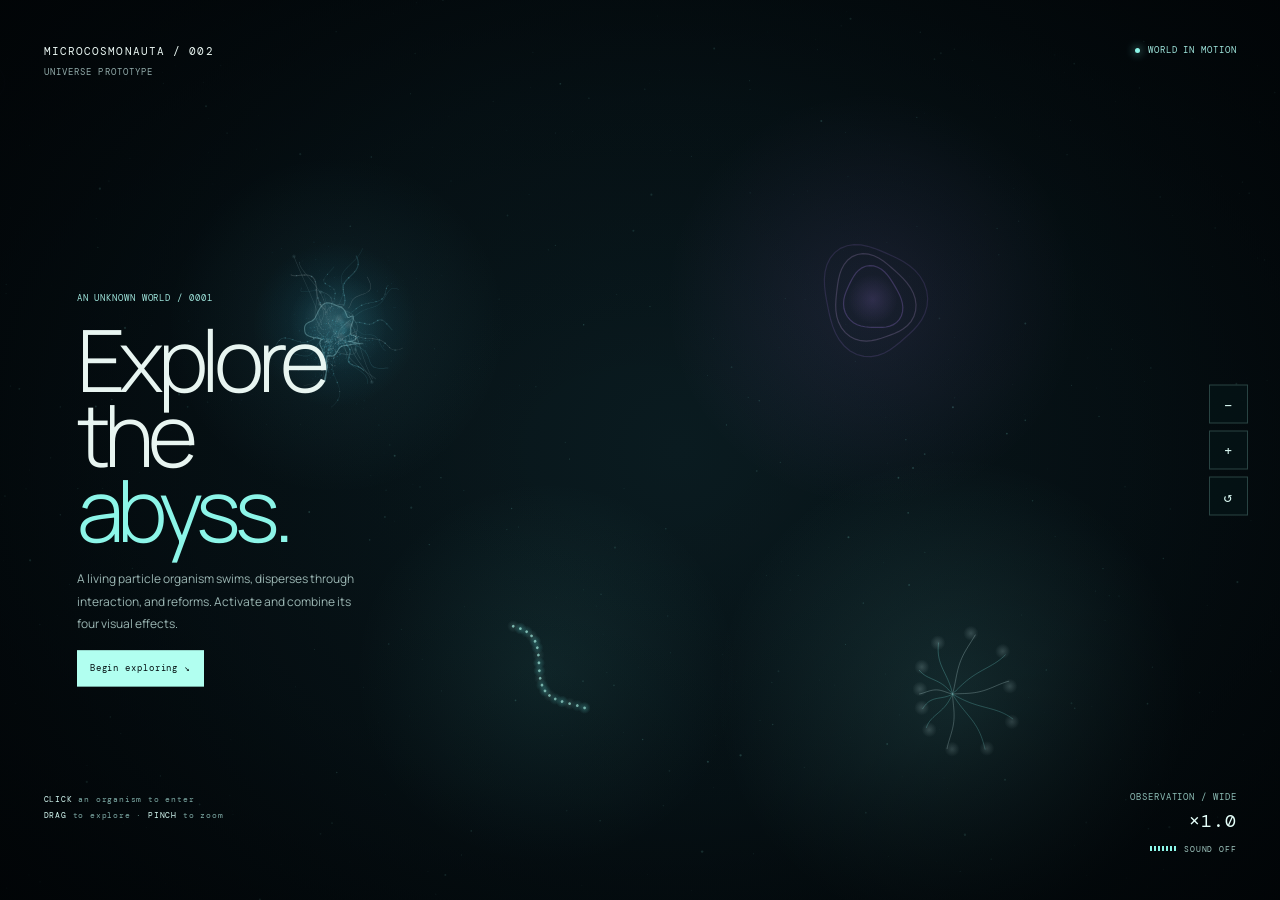
<file: Microcosmonauta_organismo01_prototipo.html>
<!doctype html>
<html lang="en"><head><meta charset="utf-8"><meta name="viewport" content="width=device-width,initial-scale=1,maximum-scale=1,user-scalable=no"><meta name="theme-color" content="#03090c"><title>Microcosmonauta — Organismo 01 · Prueba</title>
<style>
@import url('https://fonts.googleapis.com/css2?family=DM+Mono:wght@400;500&family=Manrope:wght@300;400;500&display=swap');
:root{--cyan:#8cf5e8;--line:rgba(174,244,233,.22)}*{box-sizing:border-box}html,body{margin:0;width:100%;height:100%;overflow:hidden;background:#03090c;color:#e8f5f1;font-family:Manrope,sans-serif;touch-action:none}canvas{position:absolute;inset:0;width:100%;height:100%;touch-action:none}.vignette{position:absolute;inset:0;pointer-events:none;background:radial-gradient(ellipse at center,transparent 10%,#01060944 55%,#010406e8 100%)}.ui{position:absolute;inset:0;padding:clamp(18px,3.4vw,48px);display:flex;flex-direction:column;justify-content:space-between;pointer-events:none}.top,.bottom,.panel,.tools{pointer-events:auto}.top,.bottom{display:flex;justify-content:space-between;gap:12px}.brand,.status,.eyebrow,.hint,.depth,.sound,button{font-family:'DM Mono',monospace;letter-spacing:.1em}.brand{font-size:11px}.brand span{display:block;font-size:9px;color:#91aaa9;margin-top:8px}.status,.eyebrow{font-size:9px;color:#9fe5dc}.dot{display:inline-block;width:5px;height:5px;border-radius:50%;background:var(--cyan);margin-right:8px;box-shadow:0 0 10px var(--cyan)}.panel{position:absolute;left:clamp(20px,6vw,90px);top:50%;transform:translateY(-40%);max-width:370px;transition:opacity .3s,transform .8s cubic-bezier(.2,.7,.15,1)}.panel.hidden{opacity:0;pointer-events:none;transform:translateY(-35%)}.eyebrow{margin-bottom:18px}h1{font-size:clamp(47px,7.5vw,86px);font-weight:300;letter-spacing:-.075em;line-height:.87;margin:0 0 22px}h1 em{font-style:normal;color:var(--cyan)}.intro{font-size:12px;line-height:1.85;color:#9bb6b3;max-width:290px}.actions,.effects{display:flex;gap:7px;flex-wrap:wrap;margin-top:15px}button{font-size:9px;color:#d9f8f2;border:1px solid var(--line);background:#051417c7;padding:11px 12px;cursor:pointer}button.primary{background:#b1fff0;color:#041012;border-color:#b1fff0}button.active{background:#b1fff0;color:#041012}.tools{position:absolute;right:clamp(15px,3vw,32px);top:50%;transform:translateY(-50%);display:flex;flex-direction:column;gap:7px}.tool{width:39px;height:39px;padding:0;font-size:14px}.hint{font-size:8px;line-height:2;color:#7eaaa5}.hint b{color:#d4f9f2;font-weight:400}.depth{text-align:right;font-size:9px;color:#8cbcb5}.depth strong{display:block;font-size:18px;font-weight:400;color:#e5fffa;margin-top:6px}.sound{display:flex;justify-content:flex-end;align-items:center;gap:8px;font-size:8px;margin-top:8px;color:#a1c8c1}.bars{display:flex;gap:2px;align-items:center;height:15px}.bars i{width:2px;height:5px;background:var(--cyan)}.bars.playing i{animation:wave .6s ease-in-out infinite alternate}.bars i:nth-child(2n){animation-delay:.2s}@keyframes wave{to{height:14px;opacity:.4}}.name{position:absolute;z-index:2;font:10px 'DM Mono',monospace;letter-spacing:.1em;color:#d7fff7;text-shadow:0 0 14px #6bdcf477;opacity:0;pointer-events:none;transition:opacity .25s}.name.visible{opacity:.9}.player{margin-top:14px;border-top:1px solid var(--line);padding-top:11px;max-width:310px}.track,.note{font:9px 'DM Mono',monospace;color:#a9d1cb;line-height:1.6}.playerrow{display:flex;align-items:center;gap:8px;margin-top:8px}.playerrow input{width:100%;accent-color:var(--cyan)}.note{font-size:8px;color:#668d88;margin-top:7px}.toast{position:absolute;left:50%;bottom:76px;transform:translateX(-50%);background:#07191d;border:1px solid var(--line);padding:10px 13px;font:9px 'DM Mono',monospace;opacity:0;transition:opacity .2s;pointer-events:none}.toast.show{opacity:1}
@media(max-width:650px){.ui{padding:20px}.panel{top:43%;left:21px;right:65px;transform:translateY(-18%)}.panel.hidden{transform:translateY(-12%)}h1{font-size:clamp(46px,13.5vw,76px)}.intro{font-size:11px;max-width:230px}.tools{top:auto;bottom:112px;transform:none;right:15px}.tool{width:35px;height:35px}.hint{max-width:170px}.status{font-size:8px}.depth strong{font-size:16px}.player{max-width:calc(100vw - 105px)}}
</style></head><body>
<canvas id="world" aria-label="A dark, explorable universe containing four luminous organisms"></canvas><div class="vignette"></div><div class="name" id="name"></div>
<div class="ui"><header class="top"><div class="brand">MICROCOSMONAUTA / 002<span>UNIVERSE PROTOTYPE</span></div><div class="status"><span class="dot"></span><span id="status">WORLD IN MOTION</span></div></header>
<main class="panel" id="home"><div class="eyebrow">AN UNKNOWN WORLD / 0001</div><h1>Explore the<br><em>abyss.</em></h1><div class="intro">A living particle organism swims, disperses through interaction, and reforms. Activate and combine its four visual effects.</div><div class="actions"><button class="primary" id="begin">Begin exploring ↘</button></div></main>
<main class="panel hidden" id="inside"><div class="eyebrow" id="code">ORGANISM / 01</div><h1 id="title">The<br><em>Drifter.</em></h1><div class="intro" id="description"></div><div class="eyebrow" style="margin-top:16px">VISUAL EFFECTS / COMBINABLE</div><div class="effects"><button data-effect="mirror">A · Mirror</button><button data-effect="feedback">S · Feedback</button><button data-effect="glitch">D · Glitch</button><button data-effect="edges">F · Edges</button></div><div class="player"><div class="track" id="track">TRACK / ROBIN HOOD</div><div class="playerrow"><button id="play">Play</button><input id="seek" type="range" min="0" max="100" value="0" aria-label="Track position"><button id="mute">Mute</button></div><div class="note" id="note">Prototype track, not the final soundtrack.</div><div class="actions"><button id="back">← Back</button></div></div></main>
<nav class="tools" aria-label="Camera controls"><button class="tool" id="out" aria-label="Zoom out">−</button><button class="tool" id="in" aria-label="Zoom in">+</button><button class="tool" id="reset" aria-label="Reset zoom">↺</button></nav>
<footer class="bottom"><div class="hint"><b>CLICK</b> an organism to enter<br><b>DRAG</b> to explore · <b>PINCH</b> to zoom</div><div class="depth">OBSERVATION / <span id="level">WIDE</span><strong id="scale">×1.0</strong><div class="sound"><span class="bars" id="bars"><i></i><i></i><i></i><i></i><i></i><i></i><i></i></span><span id="sound">SOUND OFF</span></div></div></footer></div>
<div class="toast" id="toast"></div><audio id="audio" src="Robin%20Hood.m4a" preload="metadata" loop></audio>
<script>
(()=>{const c=document.querySelector('#world'),x=c.getContext('2d'),$=id=>document.getElementById(id),audio=$('audio');const names=['The Drifter','The Veiled','The Trailing One','The Radiant'],descriptions=['A quiet presence moving without destination. A faint trail follows, then dissolves.','A shifting silhouette. Its shape never reveals itself all at once.','A sequence of lights with a rhythm that never quite repeats.','Branching filaments slowly open and fold back into darkness.'],pal=[['#6bdcf4','#8cf5e8','#2d7799'],['#b68aff','#dfb9ff','#6546a8'],['#6be5e0','#b3fff2','#367d9d'],['#83f4f0','#d7ffff','#72a9dc']];let w,h,dpr,zoom=1,targetZoom=1,panX=0,panY=0,targetX=0,targetY=0,view='universe',selected=-1,org=[],stars=[],structures=[],ripples=[],touchWaves=[],effects=new Set(),pointers=new Map(),drag=null,pinch=0,pinchZoom=1,interaction=0,lastPointer={x:-9999,y:-9999};
const rnd=(a,b)=>a+Math.random()*(b-a);function init(){org=[{x:-.34,y:-.13,s:.075,p:rnd(0,7),r:.2},{x:.27,y:-.18,s:.092,p:rnd(0,7),r:-.4},{x:-.1,y:.25,s:.085,p:rnd(0,7),r:.9},{x:.34,y:.26,s:.105,p:rnd(0,7),r:-.2}]}
function resize(){dpr=Math.min(devicePixelRatio||1,2);w=innerWidth;h=innerHeight;c.width=w*dpr;c.height=h*dpr;x.setTransform(dpr,0,0,dpr,0,0);stars=Array.from({length:Math.min(600,Math.floor(w*h/1600))},()=>({x:Math.random()*w,y:Math.random()*h,z:rnd(.2,1),r:rnd(.35,1.25),p:rnd(0,7),v:rnd(.08,.4)}));structures=Array.from({length:24},()=>({x:rnd(-2.5,2.5),y:rnd(-2.5,2.5),s:rnd(.08,.5),k:Math.floor(rnd(0,3)),p:rnd(0,8)}))}
function rgb(hex){let n=parseInt(hex.slice(1),16);return[(n>>16)&255,(n>>8)&255,n&255]}function rgba(hex,a){let q=rgb(hex);return`rgba(${q[0]},${q[1]},${q[2]},${a})`}function glow(a,b,r,color,alpha){let g=x.createRadialGradient(a,b,0,a,b,r);g.addColorStop(0,rgba(color,alpha));g.addColorStop(1,rgba(color,0));x.fillStyle=g;x.beginPath();x.arc(a,b,r,0,7);x.fill()}function screen(o){let s=Math.min(w,h)*zoom;return{x:w/2+panX+o.x*s,y:h/2+panY+o.y*s,s:o.s*s}}
function creature(o,i,t){let p=screen(o),s=p.s,q=pal[i],phase=t*.00012+o.p,b=.85+.15*Math.sin(t*.00055+o.p),cx=p.x+Math.sin(t*.00013+o.p)*s*.13,cy=p.y+Math.cos(t*.00016+o.p*1.3)*s*.14;x.save();x.translate(cx,cy);x.rotate(o.r+Math.sin(t*.00011+o.p)*.05);glow(0,0,s*2.5,q[0],.14*b);
if(i===0){
/* THE DRIFTER — an abyssal, spectral marine lifeform built from a dense animated point cloud. */
x.save();x.globalCompositeOperation='screen';
const breath=1+.22*Math.sin(phase*1.7)+.075*Math.sin(phase*3.1), drift=Math.sin(phase*.65)*s*.16, swim=Math.sin(phase*.82)*s*.17, pulse=Math.sin(phase*1.15)*.12, heave=Math.sin(phase*.48)*s*.07;
/* broad soft bloom behind the living silhouette */
glow(-s*.02,0,s*1.22,'#18bfff',.19*b);glow(s*.02,-s*.03,s*.72,'#65eaff',.18*b);glow(-s*.12,-s*.06,s*.38,'#e3ffff',.13*b);
/* asymmetrical bell / mantle, like a strange deep-sea creature rather than a microbe */
function bodyPoint(a,rr){let wob=1+.20*Math.sin(a*3+phase*.8)+.12*Math.sin(a*7-phase*1.1)+.055*Math.cos(a*13+phase)+pulse*Math.sin(a*2-phase*1.8);let wave=Math.sin(a*2.4-phase*1.25)*swim*(rr/(s*.4));let bx=Math.cos(a)*rr*wob*breath+s*.045*Math.sin(a*2+phase)+wave, by=Math.sin(a)*rr*wob*1.12+drift+heave+Math.sin(a*3-phase)*swim*.72;for(const tw of touchWaves){let dx=bx-tw.x*s,dy=by-tw.y*s,dist=Math.hypot(dx,dy)/(s||1),age=(performance.now()-tw.t)/1000;if(age<1.8){let envelope=Math.sin(Math.min(1,age/1.8)*Math.PI),force=Math.sin(dist*19-age*12)*Math.exp(-dist*4)*envelope*tw.power*s*.12;bx+=dx/(dist*s+.001)*force;by+=dy/(dist*s+.001)*force;}}return{x:bx,y:by};}
x.beginPath();for(let j=0;j<=140;j++){let a=j/140*Math.PI*2,pt=bodyPoint(a,s*.38);j?x.lineTo(pt.x,pt.y):x.moveTo(pt.x,pt.y)}x.closePath();x.fillStyle='rgba(50,205,255,.065)';x.fill();x.strokeStyle=rgba('#a9f7ff',.52*b);x.lineWidth=1.1;x.stroke();
/* internal luminous ridges give the body depth and a living, folded texture */
for(let k=0;k<15;k++){let a0=-1.9+k*.265,pts=[];for(let j=0;j<=24;j++){let f=j/24,a=a0+Math.sin(phase+k*.3+f*3)*.035,rr=s*(.06+f*.31),pt=bodyPoint(a,rr);pts.push(pt)}x.beginPath();pts.forEach((pt,j)=>j?x.lineTo(pt.x,pt.y):x.moveTo(pt.x,pt.y));x.strokeStyle=rgba(k%4===0?'#f0ffff':'#6beaff',(.07+.11*(.5+.5*Math.sin(phase*1.5+k)))*b);x.lineWidth=k%4===0?.9:.45;x.stroke()}
/* flowing tentacles: each bends independently, with luminous joints and fine secondary threads */
for(let k=0;k<19;k++){let a=-2.5+k*.275,reach=s*(.48+.35*(.5+.5*Math.sin(phase*.9+k*1.71))),side=Math.sin(phase*.8+k*2.1)*s*.16,prev=null;x.beginPath();for(let j=0;j<=32;j++){let f=j/32,wig=Math.sin(phase*1.5+k+f*7)*s*.13*f,xx=Math.cos(a)*s*.27+Math.cos(a+1.57)*(side*f+wig)+Math.cos(a)*reach*f,yy=Math.sin(a)*s*.31+Math.sin(a+1.57)*(side*f+wig)+Math.sin(a)*reach*f+Math.sin(phase+k+f*4)*s*.095*f;j?x.lineTo(xx,yy):x.moveTo(xx,yy);prev={x:xx,y:yy}}x.strokeStyle=rgba(k%5===0?'#edffff':'#6ceaff',(.15+.16*(.5+.5*Math.sin(phase+k)))*b);x.lineWidth=k%4===0?1.05:.48;x.stroke();if(k%2===0){for(let n=1;n<=7;n++){let f=n/8,xx=Math.cos(a)*s*.27+Math.cos(a+1.57)*(side*f+Math.sin(phase*1.5+k+f*7)*s*.13*f)+Math.cos(a)*reach*f,yy=Math.sin(a)*s*.31+Math.sin(a+1.57)*(side*f+Math.sin(phase*1.5+k+f*7)*s*.13*f)+Math.sin(a)*reach*f+Math.sin(phase+k+f*4)*s*.095*f;let rr=s*(.007+(n%3)*.002);x.beginPath();x.arc(xx,yy,rr,0,Math.PI*2);x.fillStyle=rgba(n%3===0?'#efffff':'#70eaff',.4*b);x.fill()}}}
/* dense point-cloud skin: deterministic points shimmer and drift without losing the silhouette */
for(let j=0;j<1250;j++){let a=j*2.399963+o.p*9,band=((j*73)%997)/997,rr=s*(.035+band*.43),pt=bodyPoint(a,rr),flutter=Math.sin(phase*1.4+j*.31)*s*.009,px=pt.x+Math.cos(a+1.2)*flutter,py=pt.y+Math.sin(a+1.2)*flutter,edge=band>.78?(.22+(1-band)*1.5):1,sz=s*(.0018+(j%7)*.00085),tw=.42+.58*(.5+.5*Math.sin(phase*2.1+j*.73)),alpha=(.13+(j%11)/15)*edge*tw*b;if(j%37===0)glow(px,py,s*.025,j%74===0?'#eaffff':'#46dfff',.08*tw);x.beginPath();x.arc(px,py,sz,0,Math.PI*2);x.fillStyle=rgba(j%17===0?'#f4ffff':j%4===0?'#b3f7ff':'#43d7ff',alpha);x.fill()}
/* drifting detached specks around the body, like luminous marine snow */
for(let j=0;j<230;j++){let a=j*2.399+o.p*17+phase*.12,rr=s*(.35+((j*47)%100)/100*.85),px=Math.cos(a+phase*.09)*rr,py=Math.sin(a*1.13+phase*.07)*rr*1.22,sz=s*(.0015+(j%4)*.0011),al=(.07+(j%8)/18)*(.45+.55*Math.sin(phase+j));x.beginPath();x.arc(px,py,sz,0,Math.PI*2);x.fillStyle=rgba(j%8===0?'#edffff':'#42cfff',al);x.fill()}
/* delicate long cilia and occasional brighter tips */
for(let k=0;k<13;k++){let a=k*2.4+phase*.1,reach=s*(.68+.2*Math.sin(phase+k*1.3));x.beginPath();x.moveTo(Math.cos(a)*s*.22,Math.sin(a)*s*.25);x.bezierCurveTo(Math.cos(a+.7)*s*.5,Math.sin(a+.8)*s*.5,Math.cos(a-.45)*reach*.85,Math.sin(a+1.1)*reach*.75,Math.cos(a+Math.sin(phase+k)*.24)*reach,Math.sin(a+1.55)*reach);x.strokeStyle=rgba('#c7fbff',.27*b);x.lineWidth=.48;x.stroke();if(k%3===0)glow(Math.cos(a+Math.sin(phase+k)*.24)*reach,Math.sin(a+1.55)*reach,s*.035,'#a8f6ff',.23*b)}
/* a few bright internal nodes suggest anatomy without becoming a literal fish */
for(let k=0;k<8;k++){let a=-1.4+k*.39,rr=s*(.08+.12*Math.sin(k*1.8+phase)**2),px=Math.cos(a)*rr,py=Math.sin(a)*rr*1.1;glow(px,py,s*.075,k%3===0?'#f3ffff':'#53e1ff',.2*b)}
/* Effects alter the organism's own living structure, not the surrounding image. */
if(view==='organism'&&selected===i){
 if(effects.has('mirror')){x.save();x.globalCompositeOperation='screen';for(let k=0;k<8;k++){x.save();x.rotate(k*Math.PI/4+Math.sin(phase*.7)*.05);x.scale(k%2?-1:1,1);x.globalAlpha=.4;x.beginPath();for(let j=0;j<=100;j++){let a=j/100*Math.PI*2,pt=bodyPoint(a,s*.38);j?x.lineTo(pt.x,pt.y):x.moveTo(pt.x,pt.y)}x.closePath();x.strokeStyle=rgba('#aafaff',.6);x.lineWidth=1;x.stroke();x.restore()}x.restore()}
 if(effects.has('feedback')){x.save();x.globalCompositeOperation='screen';for(let n=1;n<=5;n++){x.globalAlpha=.15/n;x.save();x.translate(Math.sin(phase+n)*s*.06,Math.cos(phase*.8+n)*s*.05);x.scale(1+n*.025,1+n*.025);glow(0,0,s*(.8+n*.1),'#72f4ff',.3);x.restore()}for(let j=0;j<120;j++){let a=j*2.399+phase*.2,rr=s*(.4+((j*37)%100)/100*.8),px=Math.cos(a)*rr,py=Math.sin(a*1.2)*rr;x.beginPath();x.arc(px,py,s*(.002+(j%4)*.001),0,Math.PI*2);x.fillStyle=rgba('#8cf5ff',.35);x.fill()}x.restore()}
 if(effects.has('glitch')){x.save();x.globalCompositeOperation='screen';for(let n=0;n<70;n++){let seed=n*12.9898+o.p*91;if(Math.sin(phase*2+seed)>.18){let xx=Math.cos(seed+phase)*s*.62,yy=Math.sin(seed*.7+phase*.8)*s*.62,ww=s*(.012+.025*(.5+.5*Math.sin(seed+phase*3))),hh=s*(.008+.016*(.5+.5*Math.cos(seed*2+phase*2)));x.globalAlpha=.25+.5*Math.abs(Math.sin(phase*3+seed));x.fillStyle=n%5===0?'#ff8df4':n%3===0?'#efffff':'#55eaff';x.fillRect(xx,yy,ww,hh)}}x.restore()}
 if(effects.has('edges')){x.save();x.globalCompositeOperation='screen';for(let offset of [0,.025,-.025]){x.beginPath();for(let j=0;j<=150;j++){let a=j/150*Math.PI*2,pt=bodyPoint(a,s*(.38+offset));j?x.lineTo(pt.x,pt.y):x.moveTo(pt.x,pt.y)}x.closePath();x.strokeStyle=rgba(offset===0?'#f4ffff':'#55eaff',offset===0?.9:.4);x.lineWidth=offset===0?1.4:.65;x.stroke()}for(let k=0;k<180;k++){let a=k*2.399963+phase*.04,band=((k*73)%997)/997,pt=bodyPoint(a,s*(.035+band*.43));if(k%3===0||band>.82){x.beginPath();x.arc(pt.x,pt.y,s*(.002+(k%4)*.001),0,Math.PI*2);x.fillStyle=rgba('#8cf5ff',.55);x.fill()}}x.restore()}
 if(interaction>.02){x.save();x.globalCompositeOperation='screen';let strength=Math.min(1,interaction),now=performance.now()*.001;for(let j=0;j<900;j++){let a=j*2.399963+o.p*9,band=((j*73)%997)/997,pt=bodyPoint(a,s*(.06+band*.43)),kick=strength*s*(.05+band*.9),px=pt.x+Math.cos(a+Math.sin(now+j)*.3)*kick,py=pt.y+Math.sin(a*1.13+Math.cos(now+j)*.2)*kick;x.beginPath();x.arc(px,py,s*(.0018+(j%5)*.001),0,Math.PI*2);x.fillStyle=rgba(j%13===0?'#f4ffff':'#55eaff',strength*.7);x.fill()}x.restore()}
}
x.restore();}
if(i===1){for(let k=0;k<3;k++){x.beginPath();for(let j=0;j<=48;j++){let a=j/48*Math.PI*2,r=s*(.34+k*.13)*(1+.09*Math.sin(a*3+phase+k)),xx=Math.cos(a)*r,yy=Math.sin(a)*r*1.12;j?x.lineTo(xx,yy):x.moveTo(xx,yy)}x.closePath();x.strokeStyle=rgba(q[k%2],.29-k*.06);x.lineWidth=1.2;x.stroke()}glow(0,0,s*.3,q[0],.2*b)}
if(i===2){for(let j=0;j<18;j++){let f=j/18,xx=(f-.5)*s*1.5,yy=Math.sin(f*7+phase)*s*.16;glow(xx,yy,s*.08,q[j%3===0?1:0],.36*(.4+.6*Math.sin(phase+j)**2));x.beginPath();x.arc(xx,yy,s*.018,0,7);x.fillStyle=rgba(q[1],.75);x.fill()}}
if(i===3){for(let j=0;j<11;j++){let a=j/11*Math.PI*2+Math.sin(phase)*.08,len=s*(.52+.18*Math.sin(phase+j*.75));x.beginPath();x.moveTo(0,0);for(let k=1;k<=24;k++){let f=k/24,sw=Math.sin(phase*1.3+j+f*4)*s*.055*f;x.lineTo(Math.cos(a)*len*f+Math.cos(a+Math.PI/2)*sw,Math.sin(a)*len*f+Math.sin(a+Math.PI/2)*sw)}x.strokeStyle=rgba(q[j%3===0?1:0],.34*b);x.lineWidth=.9;x.stroke();glow(Math.cos(a)*len,Math.sin(a)*len,s*.08,q[1],.24*b)}}if(view==='organism'&&selected===i&&Math.sin(t*.0017+o.p)>.985)ripples.push({x:cx,y:cy,r:2,life:.25,color:q[0]});x.restore()}
function draw(t){interaction*=.994;if(view==='organism'&&selected===0){let p=screen(org[0]),dist=Math.hypot(lastPointer.x-p.x,lastPointer.y-p.y);if(dist<p.s*1.1)interaction=Math.min(1,interaction+.014+(1-dist/(p.s*1.1))*.02);}x.fillStyle='#03090c';x.fillRect(0,0,w,h);let bg=x.createRadialGradient(w*.53,h*.5,0,w*.53,h*.5,Math.max(w,h)*.8);bg.addColorStop(0,'#0a1b20');bg.addColorStop(1,'#020609');x.fillStyle=bg;x.fillRect(0,0,w,h);stars.forEach(p=>{p.y-=p.v*.15;if(p.y<0)p.y=h;x.beginPath();x.arc(p.x+Math.sin(t*.0002+p.p)*4,p.y,p.r*p.z,0,7);x.fillStyle=rgba(p.p%2?'#8cf5e8':'#5a9eae',.07+p.z*.18*(.6+.4*Math.sin(t*.0004+p.p)));x.fill()});
structures.forEach(o=>{let xx=w/2+panX+o.x*Math.min(w,h)*zoom,yy=h/2+panY+o.y*Math.min(w,h)*zoom,s=o.s*Math.min(w,h)*zoom,a=.018+.025*(.5+.5*Math.sin(t*.0002+o.p));if(Math.abs(xx-w/2)>w*1.3||Math.abs(yy-h/2)>h*1.3)return;if(o.k===0){x.beginPath();for(let j=0;j<=25;j++){let f=j/25,px=xx+(f-.5)*s*2,py=yy+Math.sin(f*6+o.p+t*.0001)*s*.24;j?x.lineTo(px,py):x.moveTo(px,py)}x.strokeStyle=rgba('#69cfe0',a);x.stroke()}else if(o.k===1){for(let j=0;j<12;j++){x.beginPath();x.arc(xx+Math.sin(j*3+o.p)*s,yy+Math.cos(j*2+o.p)*s*.5,.7,0,7);x.fillStyle=rgba('#8cf5e8',a*2);x.fill()}}else{x.beginPath();x.ellipse(xx,yy,s*.55,s*.28,o.p,0,7);x.strokeStyle=rgba('#9d8bff',a);x.stroke()}});
org.forEach((o,i)=>creature(o,i,t));touchWaves=touchWaves.filter(r=>performance.now()-r.t<1900);ripples=ripples.filter(r=>r.life>0);ripples.forEach(r=>{x.beginPath();x.arc(r.x,r.y,r.r,0,7);x.strokeStyle=rgba(r.color,r.life*.7);x.stroke();r.r+=1.3;r.life-=.009});zoom+=(targetZoom-zoom)*.045;panX+=(targetX-panX)*.045;panY+=(targetY-panY)*.045;if(view==='organism'){let p=screen(org[selected]);$('name').style.left=Math.min(w-150,Math.max(12,p.x+p.s*.65))+'px';$('name').style.top=Math.max(75,Math.min(h-85,p.y-p.s*.2))+'px'}requestAnimationFrame(draw)}
function toast(s){$('toast').textContent=s;$('toast').classList.add('show');setTimeout(()=>$('toast').classList.remove('show'),1300)}function setZoom(z,fx=w/2,fy=h/2,base=targetZoom){let next=Math.max(.25,Math.min(1000000,z));let ratio=next/base;targetX=fx-w/2-(fx-w/2-targetX)*ratio;targetY=fy-h/2-(fy-h/2-targetY)*ratio;targetZoom=next;$('scale').textContent='×'+targetZoom.toFixed(1);$('level').textContent=targetZoom<1.25?'WIDE':targetZoom<2.8?'CLOSE':targetZoom<12?'DETAIL':targetZoom<100?'MACRO':targetZoom<10000?'MICRO':'ULTRA';}
function enter(i){selected=i;view='organism';interaction=0;effects.clear();document.querySelectorAll('[data-effect]').forEach(b=>b.classList.remove('active'));$('name').textContent=names[i];$('name').classList.add('visible');$('code').textContent='ORGANISM / '+String(i+1).padStart(2,'0');let q=names[i].split(' ');$('title').innerHTML=q.slice(0,-1).join(' ')+'<br><em>'+q[q.length-1]+'.</em>';$('description').textContent=descriptions[i];$('track').textContent=i===0?'TRACK / ROBIN HOOD':'TRACK / NOT ASSIGNED';$('note').textContent=i===0?'Available prototype track — not the final soundtrack.':'No audio file assigned yet. Add this organism’s track when ready.';$('play').disabled=i!==0;$('seek').disabled=i!==0;$('mute').disabled=i!==0;if(i!==0){audio.pause();audio.currentTime=0}else{audio.currentTime=0;audio.muted=false;audio.play().then(()=>{$('play').textContent='Pause';$('sound').textContent='ROBIN HOOD / LOOP';$('bars').classList.add('playing');$('status').textContent='AUDIO ACTIVE'}).catch(()=>{toast('Tap Play to start audio');$('status').textContent='TAP PLAY FOR SOUND'})} $('home').classList.add('hidden');$('inside').classList.remove('hidden');let o=org[i];setZoom(2.8);targetX=-o.x*Math.min(w,h)*2.8;targetY=-o.y*Math.min(w,h)*2.8;$('status').textContent='ENCOUNTER / '+String(i+1).padStart(2,'0');toast('ENTERING '+names[i].toUpperCase())}
function leave(){interaction=0;audio.pause();audio.currentTime=0;view='universe';effects.clear();document.querySelectorAll('[data-effect]').forEach(b=>b.classList.remove('active'));targetZoom=1;targetX=targetY=0;$('name').classList.remove('visible');$('inside').classList.add('hidden');$('home').classList.remove('hidden');$('status').textContent='WORLD IN MOTION';$('sound').textContent='SOUND OFF';$('bars').classList.remove('playing');$('play').textContent='Play';toast('RETURNING TO UNIVERSE')}
document.querySelectorAll('[data-effect]').forEach(b=>b.onclick=()=>{let k=b.dataset.effect;if(effects.has(k)){effects.delete(k);b.classList.remove('active')}else{effects.add(k);b.classList.add('active')}toast(effects.size?[...effects].join(' + ').toUpperCase():'EFFECTS OFF')});$('begin').onclick=()=>{$('home').classList.add('hidden');toast('SELECT AN ORGANISM TO BEGIN')};$('back').onclick=leave;$('in').onclick=()=>{let p=view==='organism'?{x:w/2,y:h/2}:{x:w/2,y:h/2};setZoom(targetZoom*(targetZoom<10?1.35:1.7),p.x,p.y)};$('out').onclick=()=>{let p={x:w/2,y:h/2};setZoom(targetZoom/(targetZoom<10?1.35:1.7),p.x,p.y)};$('reset').onclick=()=>{if(view==='organism')setZoom(2.8);else{targetX=targetY=0;setZoom(1)}};
$('play').onclick=()=>{if(selected!==0)return;if(audio.paused)audio.play().then(()=>{$('play').textContent='Pause';$('sound').textContent='ROBIN HOOD / LOOP';$('bars').classList.add('playing');$('status').textContent='AUDIO ACTIVE'}).catch(()=>toast('Tap Play to start audio'));else{audio.pause();$('play').textContent='Play';$('sound').textContent='SOUND PAUSED';$('bars').classList.remove('playing')}};$('mute').onclick=()=>{audio.muted=!audio.muted;$('mute').textContent=audio.muted?'Unmute':'Mute'};$('seek').oninput=()=>{if(audio.duration>0)audio.currentTime=audio.duration*Number($('seek').value)/100};audio.ontimeupdate=()=>{if(audio.duration>0)$('seek').value=audio.currentTime/audio.duration*100};
function point(e){return{x:e.clientX,y:e.clientY}}
function disturbAt(px,py,power=1){if(view!=='organism'||selected<0)return;const o=org[selected],p=screen(o),cx=p.x+Math.sin(performance.now()*.00013+o.p)*p.s*.13,cy=p.y+Math.cos(performance.now()*.00016+o.p*1.3)*p.s*.14;touchWaves.push({x:(px-cx)/(p.s||1),y:(py-cy)/(p.s||1),t:performance.now(),power});if(touchWaves.length>24)touchWaves.shift();}
let pinchStart=0,pinchStartZoom=1,pinchFocus={x:0,y:0},pinchStartPan={x:0,y:0},canvasGesture=false;
window.addEventListener('pointerdown',e=>{
 lastPointer=point(e);if(view==='organism'&&selected===0)interaction=Math.min(1,interaction+.4);
 if(e.pointerType==='touch'||e.pointerType==='pen'){pointers.set(e.pointerId,point(e));}
 if(e.target===c){canvasGesture=true;drag={x:e.clientX,y:e.clientY,tx:targetX,ty:targetY,moved:0};if(view==='organism')disturbAt(e.clientX,e.clientY,1.25);}
 if(pointers.size===2){let a=[...pointers.values()];pinchStart=Math.hypot(a[0].x-a[1].x,a[0].y-a[1].y);pinchStartZoom=targetZoom;pinchFocus={x:(a[0].x+a[1].x)/2,y:(a[0].y+a[1].y)/2};pinchStartPan={x:targetX,y:targetY};drag=null;}
},{passive:true});
window.addEventListener('pointermove',e=>{
 lastPointer=point(e);
 if(!pointers.has(e.pointerId))return;pointers.set(e.pointerId,point(e));
 if(pointers.size>=2){let a=[...pointers.values()],d=Math.hypot(a[0].x-a[1].x,a[0].y-a[1].y);if(pinchStart){let z=Math.max(.55,Math.min(1000000,pinchStartZoom*d/pinchStart));let ratio=z/pinchStartZoom;targetX=pinchFocus.x-w/2-(pinchFocus.x-w/2-pinchStartPan.x)*ratio;targetY=pinchFocus.y-h/2-(pinchFocus.y-h/2-pinchStartPan.y)*ratio;targetZoom=z;$('scale').textContent='×'+targetZoom.toFixed(1);$('level').textContent=targetZoom<1.25?'WIDE':targetZoom<2.8?'CLOSE':targetZoom<12?'DETAIL':targetZoom<100?'MACRO':targetZoom<10000?'MICRO':'ULTRA';}}
 else if(drag&&canvasGesture){let dx=e.clientX-drag.x,dy=e.clientY-drag.y;drag.moved=Math.max(drag.moved,Math.hypot(dx,dy));targetX=drag.tx+dx;targetY=drag.ty+dy;if(view==='organism'&&Math.hypot(dx,dy)>3){disturbAt(e.clientX,e.clientY,Math.min(2.5,1+Math.hypot(dx,dy)/45));interaction=Math.min(1,interaction+.1);}}
},{passive:true});
function up(e){let d=drag,wasCanvas=canvasGesture;pointers.delete(e.pointerId);if(pointers.size<2)pinchStart=0;
 if(wasCanvas&&d&&d.moved<8&&!pointers.size&&view==='universe'&&e.target===c){let hit=-1,best=Infinity;org.forEach((o,i)=>{let p=screen(o),dist=Math.hypot(e.clientX-p.x,e.clientY-p.y);if(dist<Math.max(35,p.s*.8)&&dist<best){best=dist;hit=i}});if(hit>=0)enter(hit)}
 if(!pointers.size){drag=null;canvasGesture=false}}
window.addEventListener('pointerup',up);window.addEventListener('pointercancel',up);
c.addEventListener('wheel',e=>{e.preventDefault();setZoom(targetZoom*(e.deltaY<0?1.08:.92))},{passive:false});
window.addEventListener('keydown',e=>{if(view!=='organism')return;let m={a:'mirror',s:'feedback',d:'glitch',f:'edges'},k=m[e.key.toLowerCase()];if(k)document.querySelector('[data-effect="'+k+'"]').click();if(e.key==='Escape')leave()});window.addEventListener('resize',resize);init();resize();requestAnimationFrame(draw)})();
</script></body></html>
</file>
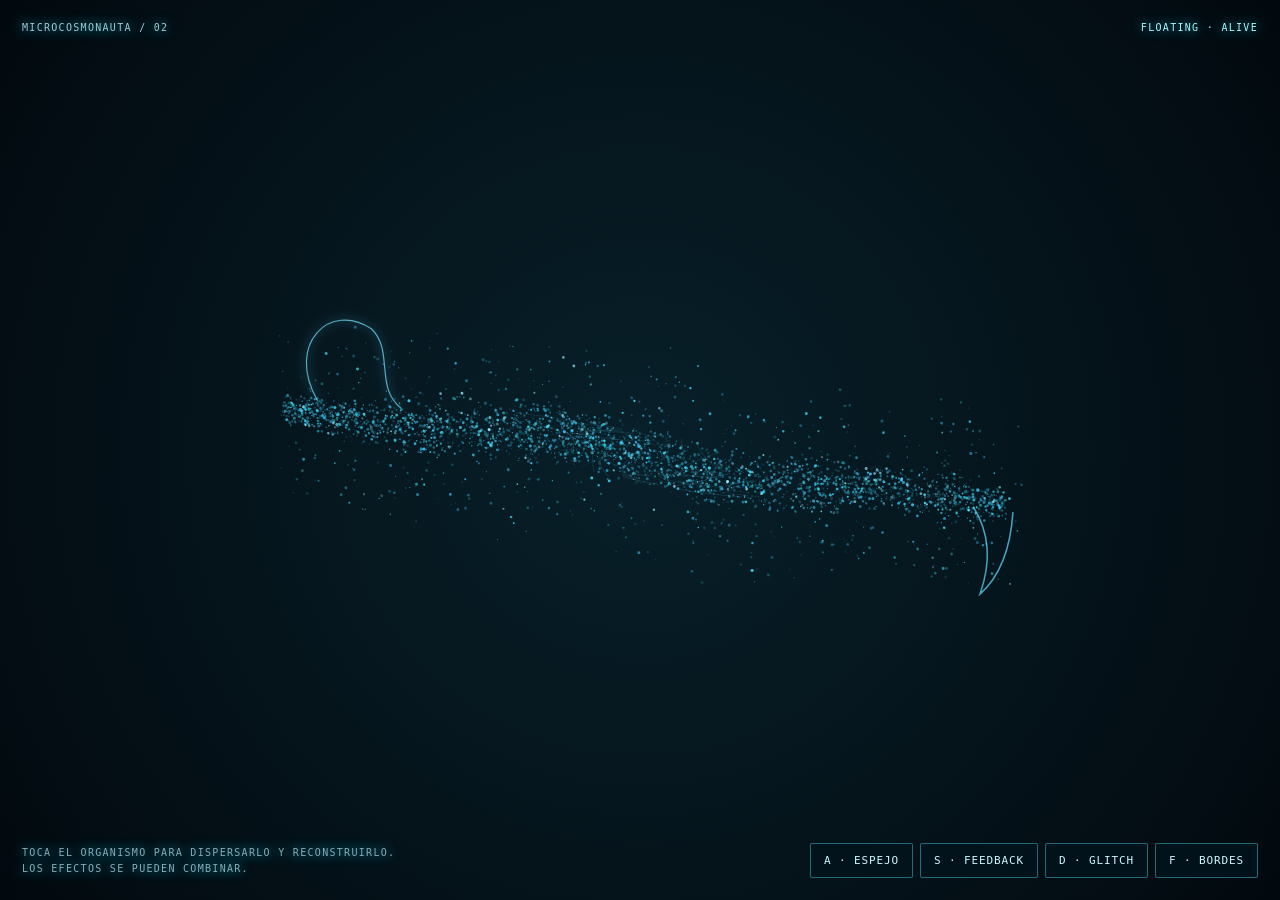
<file: Microcosmonauta_organismo02_prototipo.html>
<!doctype html><html lang="es"><head><meta charset="utf-8"><meta name="viewport" content="width=device-width,initial-scale=1,maximum-scale=1,user-scalable=no"><title>Microcosmonauta — Organismo 02 · Prueba</title>
<style>
*{box-sizing:border-box}html,body{margin:0;width:100%;height:100%;overflow:hidden;background:#02080d;color:#dffcff;font-family:Arial,sans-serif;touch-action:manipulation}canvas{position:absolute;inset:0;width:100%;height:100%;touch-action:manipulation}.hud{position:absolute;inset:0;pointer-events:none;padding:22px;display:flex;flex-direction:column;justify-content:space-between}.top,.bottom{display:flex;justify-content:space-between;align-items:center;gap:12px;font:10px monospace;letter-spacing:.13em;color:#9bcbd4;text-shadow:0 0 12px #1bb9d8}.controls{pointer-events:auto;display:flex;gap:7px;flex-wrap:wrap;justify-content:flex-end}button{background:#03151dce;color:#c9faff;border:1px solid #4acde477;padding:10px 13px;font:11px monospace;letter-spacing:.08em;border-radius:2px}button.on{background:#a8f7ff;color:#00121a;box-shadow:0 0 18px #4adfff}.note{font:10px monospace;line-height:1.6;color:#83aeb8;max-width:70%}#state{color:#a6f7ff}@media(max-width:600px){.hud{padding:15px}.top{font-size:9px}.controls{gap:5px}button{padding:9px 10px;font-size:10px}.note{font-size:9px;max-width:62%}}
</style></head><body><canvas id="scene"></canvas><div class="hud"><div class="top"><span>MICROCOSMONAUTA / 02</span><span id="state">FLOATING · ALIVE</span></div><div class="bottom"><div class="note">TOCA EL ORGANISMO PARA DISPERSARLO Y RECONSTRUIRLO.<br>LOS EFECTOS SE PUEDEN COMBINAR.</div><div class="controls"><button data-fx="mirror">A · ESPEJO</button><button data-fx="feedback">S · FEEDBACK</button><button data-fx="glitch">D · GLITCH</button><button data-fx="edges">F · BORDES</button></div></div></div>
<script>(()=>{const c=document.querySelector('canvas'),g=c.getContext('2d'),state=document.querySelector('#state');let W,H,D,pts=[],fx=new Set(),t0=performance.now(),phase=0,angle=0,targetAngle=0,nextTurn=0,dx=0,dy=0,mode='whole',action=0,light=null;
const R=(a,b)=>a+Math.random()*(b-a),TAU=2*Math.PI;
function centerline(x){return .035*Math.sin(x*2.6)+.018*Math.sin(x*7.4)-.035*x}
function thickness(x){return .035+.045*Math.pow(Math.max(0,1-x*x),.65)+.018*Math.sin(x*8+1)**2}
function shape(a){let x=Math.cos(a),y=Math.sin(a);return [x,centerline(x)+y*thickness(x)]}
function init(){pts=[];for(let i=0;i<3600;i++){let x=R(-1,1),th=thickness(x),y=centerline(x)+R(-1,1)*th*(Math.random()**.48);if(Math.random()<.16){y+=Math.sign(R(-1,1))*R(.05,.23);x+=R(-.07,.07)}pts.push({x,y,seed:R(0,100),size:R(.42,1.55),alpha:R(.25,.92),sx:R(-1.65,1.65),sy:R(-.95,.95)})}}
function resize(){D=Math.min(devicePixelRatio||1,2);W=innerWidth;H=innerHeight;c.width=W*D;c.height=H*D;g.setTransform(D,0,0,D,0,0);init()}
function disperse(){if(mode!=='whole')return;mode='out';action=performance.now();state.textContent='PARTICLES · DISPERSING'}
function position(p,now){let k=Math.min(1,(now-action)/1450);if(mode==='whole')return[p.x,p.y];if(mode==='out'){k=k*k*(3-2*k);return[p.x+(p.sx-p.x)*k,p.y+(p.sy-p.y)*k]}if(mode==='back'){k=1-Math.pow(1-k,3);return[p.sx+(p.x-p.sx)*k,p.sy+(p.y-p.sy)*k]}return[p.x,p.y]}
function draw(now){let dt=now-t0;t0=now;phase+=dt*.00025;if(now>nextTurn){targetAngle=angle+R(-TAU,TAU);nextTurn=now+R(2400,5200)}angle+=(targetAngle-angle)*.003;dx+=(Math.sin(now*.00021)*W*.045-dx)*.012;dy+=(Math.sin(now*.00016+1.4)*H*.025-dy)*.012;
if(mode==='out'&&now-action>1450){mode='back';action=now;state.textContent='PARTICLES · RETURNING'}if(mode==='back'&&now-action>1450){mode='whole';state.textContent='FLOATING · ALIVE'}
g.fillStyle='#02080d';g.fillRect(0,0,W,H);let bg=g.createRadialGradient(W/2,H/2,0,W/2,H/2,Math.max(W,H)*.72);bg.addColorStop(0,'#08202a');bg.addColorStop(1,'#010509');g.fillStyle=bg;g.fillRect(0,0,W,H);
g.save();g.translate(W/2+dx,H/2+dy);let S=Math.min(W*.285,H*.56);
if(fx.has('mirror')){
 g.save();g.globalCompositeOperation='screen';
 // Mandala radial estable: 8 sectores reflejados, con pétalos y una roseta central.
 for(let k=0;k<8;k++){
  g.save();g.rotate(k*TAU/8);
  let grad=g.createLinearGradient(0,-S*.08,0,-S*.88);
  grad.addColorStop(0,'rgba(107,226,255,.24)');grad.addColorStop(.58,'rgba(57,178,255,.13)');grad.addColorStop(1,'rgba(91,220,255,.025)');
  g.fillStyle=grad;g.strokeStyle='rgba(100,218,255,.28)';g.lineWidth=1;
  g.beginPath();g.moveTo(0,0);
  g.bezierCurveTo(-S*.10,-S*.20,-S*.19,-S*.56,0,-S*.82);
  g.bezierCurveTo(S*.19,-S*.56,S*.10,-S*.20,0,0);g.fill();g.stroke();
  g.beginPath();g.moveTo(0,-S*.12);g.bezierCurveTo(-S*.12,-S*.28,-S*.10,-S*.48,0,-S*.63);
  g.bezierCurveTo(S*.10,-S*.48,S*.12,-S*.28,0,-S*.12);g.strokeStyle='rgba(173,246,255,.22)';g.stroke();
  for(let n=0;n<7;n++){let yy=-S*(.16+n*.085),ww=S*(.025+n*.012);g.beginPath();g.ellipse(0,yy,ww,S*.018,0,0,TAU);g.fillStyle='rgba(116,229,255,.18)';g.fill()}
  g.restore();
 }
 // central star / rosette and fine dotted halo
 for(let k=0;k<16;k++){let a=k*TAU/16;g.beginPath();g.arc(Math.cos(a)*S*.105,Math.sin(a)*S*.105,1.8,0,TAU);g.fillStyle='rgba(163,246,255,.7)';g.fill()}
 g.beginPath();for(let k=0;k<=96;k++){let a=k/96*TAU,r=S*(.115+.025*Math.cos(8*a));let x=Math.cos(a)*r,y=Math.sin(a)*r;k?g.lineTo(x,y):g.moveTo(x,y)}g.closePath();g.strokeStyle='rgba(163,242,255,.68)';g.lineWidth=1.4;g.stroke();
 for(let k=0;k<180;k++){let a=k/180*TAU,r=S*(.72+.17*Math.sin(8*a)**2);g.fillStyle='rgba(80,190,255,.18)';g.fillRect(Math.cos(a)*r,Math.sin(a)*r,1.3,1.3)}
 g.restore()
}
g.save();g.rotate(angle);let lit=light?Math.max(0,1-(now-light.t)/1750):0;if(lit===0)light=null;
for(let p of pts){let [x,y]=position(p,now);x+=Math.sin(phase*1.7+p.seed)*.006;y+=Math.cos(phase*1.3+p.seed)*.004;let hit=!!(lit&&Math.hypot(x-light.x,y-light.y)<.23),a=p.alpha*(.68+.32*Math.sin(phase*2+p.seed));if(hit)a=Math.min(1,a+lit*.9);g.fillStyle=hit?`rgba(225,255,255,${a})`:`rgba(${p.seed%9<1?151:63},${p.seed%9<1?239:190+Math.floor((p.seed%5)*10)},255,${a})`;g.beginPath();g.arc(x*S,y*S,p.size*(hit?1.7:1),0,TAU);g.fill();if(fx.has('feedback')&&p.seed%21<1){g.shadowBlur=12;g.shadowColor='#55eaff';g.fill();g.shadowBlur=0}}
g.globalCompositeOperation='screen';
 // Delicate raised hook at the left end and a short upright terminal at the right.
 g.beginPath();g.moveTo(-S*.91,-S*.035);g.bezierCurveTo(-S*1.02,-S*.18,-S*.91,-S*.31,-S*.79,-S*.25);g.bezierCurveTo(-S*.72,-S*.20,-S*.76,-S*.09,-S*.68,-S*.045);g.strokeStyle='rgba(108,220,255,.72)';g.lineWidth=1.15;g.shadowBlur=10;g.shadowColor='#42caff';g.stroke();g.shadowBlur=0;
 g.beginPath();g.moveTo(S*.91,S*.015);g.quadraticCurveTo(S*.99,S*.11,S*.96,S*.25);g.quadraticCurveTo(S*1.03,S*.17,S*1.02,S*.015);g.strokeStyle='rgba(94,213,255,.72)';g.lineWidth=1.5;g.stroke();
 for(let j=0;j<32;j++){let a=j/32*TAU,r=S*(.25+.1*Math.sin(phase+j*1.9));g.beginPath();g.moveTo(Math.cos(a)*S*.24,Math.sin(a)*S*.07);g.quadraticCurveTo(Math.cos(a+1)*r*.5,Math.sin(a+1)*r*.25,Math.cos(a+Math.sin(phase+j)*.15)*r,Math.sin(a+1.1)*r*.22);g.strokeStyle=`rgba(90,221,255,${.07+.1*Math.sin(phase+j)**2})`;g.lineWidth=.65;g.stroke()}
if(fx.has('edges')){g.beginPath();for(let i=0;i<=180;i++){let q=shape(i/180*TAU);i?g.lineTo(q[0]*S,q[1]*S):g.moveTo(q[0]*S,q[1]*S)}g.closePath();g.strokeStyle='rgba(171,250,255,.8)';g.lineWidth=1.5;g.stroke();for(let i=0;i<210;i++){let q=shape(i/210*TAU);g.fillStyle='rgba(117,235,255,.65)';g.fillRect(q[0]*S-1,q[1]*S-1,2,2)}}
if(fx.has('glitch')){g.globalCompositeOperation='screen';for(let i=0;i<72;i++){let a=i*17.13+phase*3;if(Math.sin(a)>.35){g.fillStyle=i%3?'rgba(66,218,255,.24)':'rgba(255,91,224,.3)';g.fillRect(Math.sin(a*2)*S*.88,Math.cos(a*1.31)*S*.3,R(8,28),R(5,15))}}}
if(fx.has('feedback')){g.globalCompositeOperation='screen';let glow=g.createRadialGradient(0,0,S*.04,0,0,S*1.25);glow.addColorStop(0,'rgba(125,240,255,.34)');glow.addColorStop(1,'rgba(90,235,255,0)');g.fillStyle=glow;g.beginPath();g.arc(0,0,S*1.25,0,TAU);g.fill();for(let i=0;i<22;i++){let a=i/22*TAU;g.beginPath();g.moveTo(0,0);g.lineTo(Math.cos(a)*S*1.05,Math.sin(a)*S*.34);g.strokeStyle='rgba(153,246,255,.34)';g.stroke()}}
g.restore();g.restore();requestAnimationFrame(draw)}
function local(e){let s=Math.min(W*.39,H*.75);return{x:(e.clientX-W/2-dx)/s,y:(e.clientY-H/2-dy)/s}}
c.addEventListener('pointerdown',e=>{let p=local(e);light={x:p.x,y:p.y,t:performance.now()};if(mode==='whole'&&Math.hypot(p.x,p.y/.42)<1.5)disperse()});
document.querySelectorAll('[data-fx]').forEach(b=>b.addEventListener('click',()=>{let k=b.dataset.fx;fx.has(k)?(fx.delete(k),b.classList.remove('on')):(fx.add(k),b.classList.add('on'))}));window.addEventListener('resize',resize);resize();nextTurn=performance.now()+1000;requestAnimationFrame(draw)})();</script></body></html>
</file>
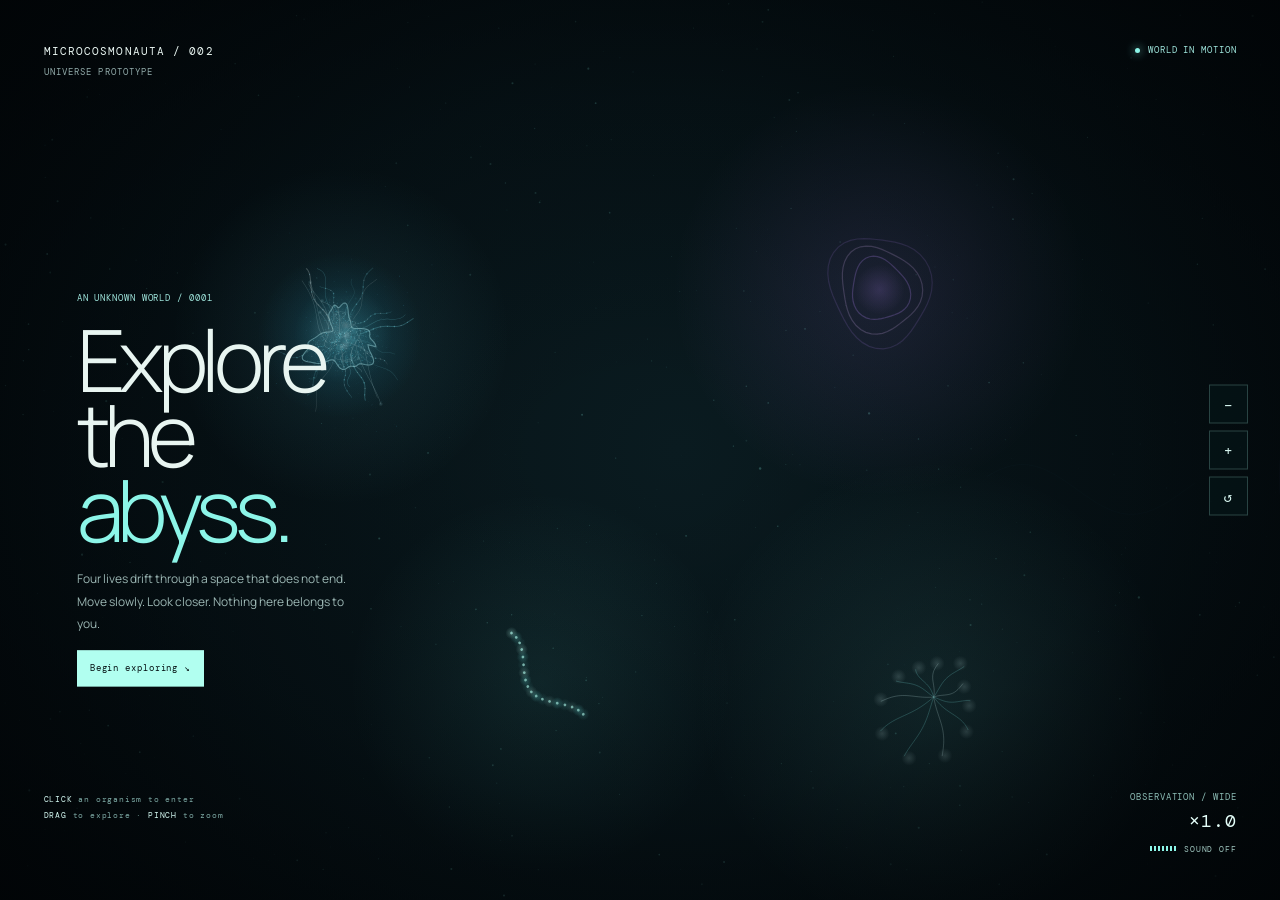
<file: Microcosmonauta_prueba.html>
<!doctype html>
<html lang="en"><head><meta charset="utf-8"><meta name="viewport" content="width=device-width,initial-scale=1,maximum-scale=1,user-scalable=no"><meta name="theme-color" content="#03090c"><title>Microcosmonauta — Prototype 002</title>
<style>
@import url('https://fonts.googleapis.com/css2?family=DM+Mono:wght@400;500&family=Manrope:wght@300;400;500&display=swap');
:root{--cyan:#8cf5e8;--line:rgba(174,244,233,.22)}*{box-sizing:border-box}html,body{margin:0;width:100%;height:100%;overflow:hidden;background:#03090c;color:#e8f5f1;font-family:Manrope,sans-serif;touch-action:none}canvas{position:absolute;inset:0;width:100%;height:100%;touch-action:none}.vignette{position:absolute;inset:0;pointer-events:none;background:radial-gradient(ellipse at center,transparent 10%,#01060944 55%,#010406e8 100%)}.ui{position:absolute;inset:0;padding:clamp(18px,3.4vw,48px);display:flex;flex-direction:column;justify-content:space-between;pointer-events:none}.top,.bottom,.panel,.tools{pointer-events:auto}.top,.bottom{display:flex;justify-content:space-between;gap:12px}.brand,.status,.eyebrow,.hint,.depth,.sound,button{font-family:'DM Mono',monospace;letter-spacing:.1em}.brand{font-size:11px}.brand span{display:block;font-size:9px;color:#91aaa9;margin-top:8px}.status,.eyebrow{font-size:9px;color:#9fe5dc}.dot{display:inline-block;width:5px;height:5px;border-radius:50%;background:var(--cyan);margin-right:8px;box-shadow:0 0 10px var(--cyan)}.panel{position:absolute;left:clamp(20px,6vw,90px);top:50%;transform:translateY(-40%);max-width:370px;transition:opacity .3s,transform .8s cubic-bezier(.2,.7,.15,1)}.panel.hidden{opacity:0;pointer-events:none;transform:translateY(-35%)}.eyebrow{margin-bottom:18px}h1{font-size:clamp(47px,7.5vw,86px);font-weight:300;letter-spacing:-.075em;line-height:.87;margin:0 0 22px}h1 em{font-style:normal;color:var(--cyan)}.intro{font-size:12px;line-height:1.85;color:#9bb6b3;max-width:290px}.actions,.effects{display:flex;gap:7px;flex-wrap:wrap;margin-top:15px}button{font-size:9px;color:#d9f8f2;border:1px solid var(--line);background:#051417c7;padding:11px 12px;cursor:pointer}button.primary{background:#b1fff0;color:#041012;border-color:#b1fff0}button.active{background:#b1fff0;color:#041012}.tools{position:absolute;right:clamp(15px,3vw,32px);top:50%;transform:translateY(-50%);display:flex;flex-direction:column;gap:7px}.tool{width:39px;height:39px;padding:0;font-size:14px}.hint{font-size:8px;line-height:2;color:#7eaaa5}.hint b{color:#d4f9f2;font-weight:400}.depth{text-align:right;font-size:9px;color:#8cbcb5}.depth strong{display:block;font-size:18px;font-weight:400;color:#e5fffa;margin-top:6px}.sound{display:flex;justify-content:flex-end;align-items:center;gap:8px;font-size:8px;margin-top:8px;color:#a1c8c1}.bars{display:flex;gap:2px;align-items:center;height:15px}.bars i{width:2px;height:5px;background:var(--cyan)}.bars.playing i{animation:wave .6s ease-in-out infinite alternate}.bars i:nth-child(2n){animation-delay:.2s}@keyframes wave{to{height:14px;opacity:.4}}.name{position:absolute;z-index:2;font:10px 'DM Mono',monospace;letter-spacing:.1em;color:#d7fff7;text-shadow:0 0 14px #6bdcf477;opacity:0;pointer-events:none;transition:opacity .25s}.name.visible{opacity:.9}.player{margin-top:14px;border-top:1px solid var(--line);padding-top:11px;max-width:310px}.track,.note{font:9px 'DM Mono',monospace;color:#a9d1cb;line-height:1.6}.playerrow{display:flex;align-items:center;gap:8px;margin-top:8px}.playerrow input{width:100%;accent-color:var(--cyan)}.note{font-size:8px;color:#668d88;margin-top:7px}.toast{position:absolute;left:50%;bottom:76px;transform:translateX(-50%);background:#07191d;border:1px solid var(--line);padding:10px 13px;font:9px 'DM Mono',monospace;opacity:0;transition:opacity .2s;pointer-events:none}.toast.show{opacity:1}
@media(max-width:650px){.ui{padding:20px}.panel{top:43%;left:21px;right:65px;transform:translateY(-18%)}.panel.hidden{transform:translateY(-12%)}h1{font-size:clamp(46px,13.5vw,76px)}.intro{font-size:11px;max-width:230px}.tools{top:auto;bottom:112px;transform:none;right:15px}.tool{width:35px;height:35px}.hint{max-width:170px}.status{font-size:8px}.depth strong{font-size:16px}.player{max-width:calc(100vw - 105px)}}
</style></head><body>
<canvas id="world" aria-label="A dark, explorable universe containing four luminous organisms"></canvas><div class="vignette"></div><div class="name" id="name"></div>
<div class="ui"><header class="top"><div class="brand">MICROCOSMONAUTA / 002<span>UNIVERSE PROTOTYPE</span></div><div class="status"><span class="dot"></span><span id="status">WORLD IN MOTION</span></div></header>
<main class="panel" id="home"><div class="eyebrow">AN UNKNOWN WORLD / 0001</div><h1>Explore the<br><em>abyss.</em></h1><div class="intro">Four lives drift through a space that does not end. Move slowly. Look closer. Nothing here belongs to you.</div><div class="actions"><button class="primary" id="begin">Begin exploring ↘</button></div></main>
<main class="panel hidden" id="inside"><div class="eyebrow" id="code">ORGANISM / 01</div><h1 id="title">The<br><em>Drifter.</em></h1><div class="intro" id="description"></div><div class="eyebrow" style="margin-top:16px">VISUAL EFFECTS / COMBINABLE</div><div class="effects"><button data-effect="mirror">A · Mirror</button><button data-effect="feedback">S · Feedback</button><button data-effect="glitch">D · Prism</button><button data-effect="edges">F · Edges</button></div><div class="player"><div class="track" id="track">TRACK / ROBIN HOOD</div><div class="playerrow"><button id="play">Play</button><input id="seek" type="range" min="0" max="100" value="0" aria-label="Track position"><button id="mute">Mute</button></div><div class="note" id="note">Prototype track, not the final soundtrack.</div><div class="actions"><button id="back">← Back</button></div></div></main>
<nav class="tools" aria-label="Camera controls"><button class="tool" id="out" aria-label="Zoom out">−</button><button class="tool" id="in" aria-label="Zoom in">+</button><button class="tool" id="reset" aria-label="Reset zoom">↺</button></nav>
<footer class="bottom"><div class="hint"><b>CLICK</b> an organism to enter<br><b>DRAG</b> to explore · <b>PINCH</b> to zoom</div><div class="depth">OBSERVATION / <span id="level">WIDE</span><strong id="scale">×1.0</strong><div class="sound"><span class="bars" id="bars"><i></i><i></i><i></i><i></i><i></i><i></i><i></i></span><span id="sound">SOUND OFF</span></div></div></footer></div>
<div class="toast" id="toast"></div><audio id="audio" src="Robin%20Hood.m4a" preload="metadata" loop></audio>
<script>
(()=>{const c=document.querySelector('#world'),x=c.getContext('2d'),$=id=>document.getElementById(id),audio=$('audio');const names=['The Drifter','The Veiled','The Trailing One','The Radiant'],descriptions=['A quiet presence moving without destination. A faint trail follows, then dissolves.','A shifting silhouette. Its shape never reveals itself all at once.','A sequence of lights with a rhythm that never quite repeats.','Branching filaments slowly open and fold back into darkness.'],pal=[['#6bdcf4','#8cf5e8','#2d7799'],['#b68aff','#dfb9ff','#6546a8'],['#6be5e0','#b3fff2','#367d9d'],['#83f4f0','#d7ffff','#72a9dc']];let w,h,dpr,zoom=1,targetZoom=1,panX=0,panY=0,targetX=0,targetY=0,view='universe',selected=-1,org=[],stars=[],structures=[],ripples=[],effects=new Set(),pointers=new Map(),drag=null,pinch=0,pinchZoom=1;
const rnd=(a,b)=>a+Math.random()*(b-a);function init(){org=[{x:-.34,y:-.13,s:.075,p:rnd(0,7),r:.2},{x:.27,y:-.18,s:.092,p:rnd(0,7),r:-.4},{x:-.1,y:.25,s:.085,p:rnd(0,7),r:.9},{x:.34,y:.26,s:.105,p:rnd(0,7),r:-.2}]}
function resize(){dpr=Math.min(devicePixelRatio||1,2);w=innerWidth;h=innerHeight;c.width=w*dpr;c.height=h*dpr;x.setTransform(dpr,0,0,dpr,0,0);stars=Array.from({length:Math.min(600,Math.floor(w*h/1600))},()=>({x:Math.random()*w,y:Math.random()*h,z:rnd(.2,1),r:rnd(.35,1.25),p:rnd(0,7),v:rnd(.08,.4)}));structures=Array.from({length:24},()=>({x:rnd(-2.5,2.5),y:rnd(-2.5,2.5),s:rnd(.08,.5),k:Math.floor(rnd(0,3)),p:rnd(0,8)}))}
function rgb(hex){let n=parseInt(hex.slice(1),16);return[(n>>16)&255,(n>>8)&255,n&255]}function rgba(hex,a){let q=rgb(hex);return`rgba(${q[0]},${q[1]},${q[2]},${a})`}function glow(a,b,r,color,alpha){let g=x.createRadialGradient(a,b,0,a,b,r);g.addColorStop(0,rgba(color,alpha));g.addColorStop(1,rgba(color,0));x.fillStyle=g;x.beginPath();x.arc(a,b,r,0,7);x.fill()}function screen(o){let s=Math.min(w,h)*zoom;return{x:w/2+panX+o.x*s,y:h/2+panY+o.y*s,s:o.s*s}}
function creature(o,i,t){let p=screen(o),s=p.s,q=pal[i],phase=t*.00012+o.p,b=.85+.15*Math.sin(t*.00055+o.p),cx=p.x+Math.sin(t*.00013+o.p)*s*.13,cy=p.y+Math.cos(t*.00016+o.p*1.3)*s*.14;x.save();x.translate(cx,cy);x.rotate(o.r+Math.sin(t*.00011+o.p)*.05);glow(0,0,s*2.5,q[0],.14*b);
if(i===0){
/* THE DRIFTER — an abyssal, spectral marine lifeform built from a dense animated point cloud. */
x.save();x.globalCompositeOperation='screen';
const breath=1+.14*Math.sin(phase*1.7)+.045*Math.sin(phase*3.1), drift=Math.sin(phase*.65)*s*.10, swim=Math.sin(phase*.82)*s*.095, pulse=Math.sin(phase*1.15)*.07;
/* broad soft bloom behind the living silhouette */
glow(-s*.02,0,s*1.22,'#18bfff',.19*b);glow(s*.02,-s*.03,s*.72,'#65eaff',.18*b);glow(-s*.12,-s*.06,s*.38,'#e3ffff',.13*b);
/* asymmetrical bell / mantle, like a strange deep-sea creature rather than a microbe */
function bodyPoint(a,rr){let wob=1+.20*Math.sin(a*3+phase*.8)+.12*Math.sin(a*7-phase*1.1)+.055*Math.cos(a*13+phase)+pulse*Math.sin(a*2-phase*1.8);let wave=Math.sin(a*2.4-phase*1.25)*swim*(rr/(s*.4));return{x:Math.cos(a)*rr*wob*breath+s*.045*Math.sin(a*2+phase)+wave,y:Math.sin(a)*rr*wob*1.12+drift+Math.sin(a*3-phase)*swim*.45};}
x.beginPath();for(let j=0;j<=140;j++){let a=j/140*Math.PI*2,pt=bodyPoint(a,s*.38);j?x.lineTo(pt.x,pt.y):x.moveTo(pt.x,pt.y)}x.closePath();x.fillStyle='rgba(50,205,255,.065)';x.fill();x.strokeStyle=rgba('#a9f7ff',.52*b);x.lineWidth=1.1;x.stroke();
/* internal luminous ridges give the body depth and a living, folded texture */
for(let k=0;k<15;k++){let a0=-1.9+k*.265,pts=[];for(let j=0;j<=24;j++){let f=j/24,a=a0+Math.sin(phase+k*.3+f*3)*.035,rr=s*(.06+f*.31),pt=bodyPoint(a,rr);pts.push(pt)}x.beginPath();pts.forEach((pt,j)=>j?x.lineTo(pt.x,pt.y):x.moveTo(pt.x,pt.y));x.strokeStyle=rgba(k%4===0?'#f0ffff':'#6beaff',(.07+.11*(.5+.5*Math.sin(phase*1.5+k)))*b);x.lineWidth=k%4===0?.9:.45;x.stroke()}
/* flowing tentacles: each bends independently, with luminous joints and fine secondary threads */
for(let k=0;k<19;k++){let a=-2.5+k*.275,reach=s*(.48+.35*(.5+.5*Math.sin(phase*.9+k*1.71))),side=Math.sin(phase*.8+k*2.1)*s*.16,prev=null;x.beginPath();for(let j=0;j<=32;j++){let f=j/32,wig=Math.sin(phase*1.5+k+f*7)*s*.075*f,xx=Math.cos(a)*s*.27+Math.cos(a+1.57)*(side*f+wig)+Math.cos(a)*reach*f,yy=Math.sin(a)*s*.31+Math.sin(a+1.57)*(side*f+wig)+Math.sin(a)*reach*f+Math.sin(phase+k+f*4)*s*.055*f;j?x.lineTo(xx,yy):x.moveTo(xx,yy);prev={x:xx,y:yy}}x.strokeStyle=rgba(k%5===0?'#edffff':'#6ceaff',(.15+.16*(.5+.5*Math.sin(phase+k)))*b);x.lineWidth=k%4===0?1.05:.48;x.stroke();if(k%2===0){for(let n=1;n<=7;n++){let f=n/8,xx=Math.cos(a)*s*.27+Math.cos(a+1.57)*(side*f+Math.sin(phase*1.5+k+f*7)*s*.075*f)+Math.cos(a)*reach*f,yy=Math.sin(a)*s*.31+Math.sin(a+1.57)*(side*f+Math.sin(phase*1.5+k+f*7)*s*.075*f)+Math.sin(a)*reach*f+Math.sin(phase+k+f*4)*s*.055*f;let rr=s*(.007+(n%3)*.002);x.beginPath();x.arc(xx,yy,rr,0,Math.PI*2);x.fillStyle=rgba(n%3===0?'#efffff':'#70eaff',.4*b);x.fill()}}}
/* dense point-cloud skin: deterministic points shimmer and drift without losing the silhouette */
for(let j=0;j<1250;j++){let a=j*2.399963+o.p*9,band=((j*73)%997)/997,rr=s*(.035+band*.43),pt=bodyPoint(a,rr),flutter=Math.sin(phase*1.4+j*.31)*s*.009,px=pt.x+Math.cos(a+1.2)*flutter,py=pt.y+Math.sin(a+1.2)*flutter,edge=band>.78?(.22+(1-band)*1.5):1,sz=s*(.0018+(j%7)*.00085),tw=.42+.58*(.5+.5*Math.sin(phase*2.1+j*.73)),alpha=(.13+(j%11)/15)*edge*tw*b;if(j%37===0)glow(px,py,s*.025,j%74===0?'#eaffff':'#46dfff',.08*tw);x.beginPath();x.arc(px,py,sz,0,Math.PI*2);x.fillStyle=rgba(j%17===0?'#f4ffff':j%4===0?'#b3f7ff':'#43d7ff',alpha);x.fill()}
/* drifting detached specks around the body, like luminous marine snow */
for(let j=0;j<230;j++){let a=j*2.399+o.p*17+phase*.12,rr=s*(.35+((j*47)%100)/100*.85),px=Math.cos(a+phase*.09)*rr,py=Math.sin(a*1.13+phase*.07)*rr*1.22,sz=s*(.0015+(j%4)*.0011),al=(.07+(j%8)/18)*(.45+.55*Math.sin(phase+j));x.beginPath();x.arc(px,py,sz,0,Math.PI*2);x.fillStyle=rgba(j%8===0?'#edffff':'#42cfff',al);x.fill()}
/* delicate long cilia and occasional brighter tips */
for(let k=0;k<13;k++){let a=k*2.4+phase*.1,reach=s*(.68+.2*Math.sin(phase+k*1.3));x.beginPath();x.moveTo(Math.cos(a)*s*.22,Math.sin(a)*s*.25);x.bezierCurveTo(Math.cos(a+.7)*s*.5,Math.sin(a+.8)*s*.5,Math.cos(a-.45)*reach*.85,Math.sin(a+1.1)*reach*.75,Math.cos(a+Math.sin(phase+k)*.24)*reach,Math.sin(a+1.55)*reach);x.strokeStyle=rgba('#c7fbff',.27*b);x.lineWidth=.48;x.stroke();if(k%3===0)glow(Math.cos(a+Math.sin(phase+k)*.24)*reach,Math.sin(a+1.55)*reach,s*.035,'#a8f6ff',.23*b)}
/* a few bright internal nodes suggest anatomy without becoming a literal fish */
for(let k=0;k<8;k++){let a=-1.4+k*.39,rr=s*(.08+.12*Math.sin(k*1.8+phase)**2),px=Math.cos(a)*rr,py=Math.sin(a)*rr*1.1;glow(px,py,s*.075,k%3===0?'#f3ffff':'#53e1ff',.2*b)}
/* Effects alter the organism's own living structure, not the surrounding image. */
if(view==='organism'&&selected===i){
 if(effects.has('mirror')){x.save();x.globalCompositeOperation='screen';x.globalAlpha=.68;x.scale(-1,1);x.translate(s*.11,Math.sin(phase*1.2)*s*.035);for(let k=0;k<13;k++){let a=-2.35+k*.34,reach=s*(.45+.24*Math.sin(phase+k*1.4));x.beginPath();x.moveTo(Math.cos(a)*s*.25,Math.sin(a)*s*.27);x.bezierCurveTo(Math.cos(a+.5)*s*.42,Math.sin(a+.6)*s*.5,Math.cos(a-.35)*reach*.8,Math.sin(a+1)*reach*.75,Math.cos(a+Math.sin(phase+k)*.28)*reach,Math.sin(a+1.4)*reach);x.strokeStyle=rgba('#b8ffff',.34);x.lineWidth=.7;x.stroke()}x.restore()}
 if(effects.has('feedback')){x.save();x.globalCompositeOperation='screen';for(let n=1;n<=3;n++){x.globalAlpha=.16/n;x.translate(Math.sin(phase+n)*s*.025,Math.cos(phase*.8+n)*s*.035);x.scale(1.025,1.025);glow(0,0,s*.9,'#5feaff',.22);x.beginPath();for(let j=0;j<=100;j++){let a=j/100*Math.PI*2,pt=bodyPoint(a,s*.38);j?x.lineTo(pt.x,pt.y):x.moveTo(pt.x,pt.y)}x.closePath();x.strokeStyle=rgba('#80f4ff',.7);x.lineWidth=1.2;x.stroke()}x.restore()}
 if(effects.has('glitch')){x.save();x.globalCompositeOperation='lighter';
/* PRISM: psychedelic color shimmer, using only fine flowing light trails — no geometric tiles or oval shapes. */
for(let n=0;n<15;n++){
  const yy=Math.sin(phase*2.2+n*1.73)*s*.34;
  const xx=Math.sin(phase*1.4+n*2.31)*s*.13;
  const len=s*(.10+.18*(.5+.5*Math.sin(phase*2.8+n*1.9)));
  const drift=Math.sin(phase*2+n*.7)*s*.025;
  x.beginPath();
  x.moveTo(xx-len*.5,yy);
  x.bezierCurveTo(xx-len*.18,yy+drift,xx+len*.12,yy-drift,xx+len*.5,yy+Math.sin(phase+n)*s*.012);
  x.strokeStyle=rgba(n%3===0?'#ff8df4':(n%3===1?'#6cf7ff':'#d7ffff'),.18+.25*Math.pow(Math.sin(phase*3+n),2));
  x.lineWidth=n%4===0?1.5:.7;
  x.stroke();
}
x.restore()}
 if(effects.has('edges')){x.save();x.globalCompositeOperation='screen';for(let offset of [0,.045,-.045]){x.beginPath();for(let j=0;j<=140;j++){let a=j/140*Math.PI*2,pt=bodyPoint(a,s*(.38+offset));j?x.lineTo(pt.x,pt.y):x.moveTo(pt.x,pt.y)}x.closePath();x.strokeStyle=rgba(offset===0?'#f0ffff':'#53eaff',offset===0?.8:.35);x.lineWidth=offset===0?1.7:.8;x.stroke()}for(let k=0;k<22;k++){let a=k*2.399,pt=bodyPoint(a,s*(.39+.05*Math.sin(phase+k)));glow(pt.x,pt.y,s*.035,'#b5ffff',.42)}x.restore()}
}
x.restore();}
if(i===1){for(let k=0;k<3;k++){x.beginPath();for(let j=0;j<=48;j++){let a=j/48*Math.PI*2,r=s*(.34+k*.13)*(1+.09*Math.sin(a*3+phase+k)),xx=Math.cos(a)*r,yy=Math.sin(a)*r*1.12;j?x.lineTo(xx,yy):x.moveTo(xx,yy)}x.closePath();x.strokeStyle=rgba(q[k%2],.29-k*.06);x.lineWidth=1.2;x.stroke()}glow(0,0,s*.3,q[0],.2*b)}
if(i===2){for(let j=0;j<18;j++){let f=j/18,xx=(f-.5)*s*1.5,yy=Math.sin(f*7+phase)*s*.16;glow(xx,yy,s*.08,q[j%3===0?1:0],.36*(.4+.6*Math.sin(phase+j)**2));x.beginPath();x.arc(xx,yy,s*.018,0,7);x.fillStyle=rgba(q[1],.75);x.fill()}}
if(i===3){for(let j=0;j<11;j++){let a=j/11*Math.PI*2+Math.sin(phase)*.08,len=s*(.52+.18*Math.sin(phase+j*.75));x.beginPath();x.moveTo(0,0);for(let k=1;k<=24;k++){let f=k/24,sw=Math.sin(phase*1.3+j+f*4)*s*.055*f;x.lineTo(Math.cos(a)*len*f+Math.cos(a+Math.PI/2)*sw,Math.sin(a)*len*f+Math.sin(a+Math.PI/2)*sw)}x.strokeStyle=rgba(q[j%3===0?1:0],.34*b);x.lineWidth=.9;x.stroke();glow(Math.cos(a)*len,Math.sin(a)*len,s*.08,q[1],.24*b)}}if(view==='organism'&&selected===i&&Math.sin(t*.0017+o.p)>.985)ripples.push({x:cx,y:cy,r:2,life:.25,color:q[0]});x.restore()}
function draw(t){x.fillStyle='#03090c';x.fillRect(0,0,w,h);let bg=x.createRadialGradient(w*.53,h*.5,0,w*.53,h*.5,Math.max(w,h)*.8);bg.addColorStop(0,'#0a1b20');bg.addColorStop(1,'#020609');x.fillStyle=bg;x.fillRect(0,0,w,h);stars.forEach(p=>{p.y-=p.v*.15;if(p.y<0)p.y=h;x.beginPath();x.arc(p.x+Math.sin(t*.0002+p.p)*4,p.y,p.r*p.z,0,7);x.fillStyle=rgba(p.p%2?'#8cf5e8':'#5a9eae',.07+p.z*.18*(.6+.4*Math.sin(t*.0004+p.p)));x.fill()});
structures.forEach(o=>{let xx=w/2+panX+o.x*Math.min(w,h)*zoom,yy=h/2+panY+o.y*Math.min(w,h)*zoom,s=o.s*Math.min(w,h)*zoom,a=.018+.025*(.5+.5*Math.sin(t*.0002+o.p));if(Math.abs(xx-w/2)>w*1.3||Math.abs(yy-h/2)>h*1.3)return;if(o.k===0){x.beginPath();for(let j=0;j<=25;j++){let f=j/25,px=xx+(f-.5)*s*2,py=yy+Math.sin(f*6+o.p+t*.0001)*s*.24;j?x.lineTo(px,py):x.moveTo(px,py)}x.strokeStyle=rgba('#69cfe0',a);x.stroke()}else if(o.k===1){for(let j=0;j<12;j++){x.beginPath();x.arc(xx+Math.sin(j*3+o.p)*s,yy+Math.cos(j*2+o.p)*s*.5,.7,0,7);x.fillStyle=rgba('#8cf5e8',a*2);x.fill()}}else{x.beginPath();x.ellipse(xx,yy,s*.55,s*.28,o.p,0,7);x.strokeStyle=rgba('#9d8bff',a);x.stroke()}});
org.forEach((o,i)=>creature(o,i,t));ripples=ripples.filter(r=>r.life>0);ripples.forEach(r=>{x.beginPath();x.arc(r.x,r.y,r.r,0,7);x.strokeStyle=rgba(r.color,r.life*.7);x.stroke();r.r+=1.3;r.life-=.009});zoom+=(targetZoom-zoom)*.045;panX+=(targetX-panX)*.045;panY+=(targetY-panY)*.045;if(view==='organism'){let p=screen(org[selected]);$('name').style.left=Math.min(w-150,Math.max(12,p.x+p.s*.65))+'px';$('name').style.top=Math.max(75,Math.min(h-85,p.y-p.s*.2))+'px'}requestAnimationFrame(draw)}
function toast(s){$('toast').textContent=s;$('toast').classList.add('show');setTimeout(()=>$('toast').classList.remove('show'),1300)}function setZoom(z,fx=w/2,fy=h/2,base=targetZoom){let next=Math.max(.25,Math.min(10000,z));let ratio=next/base;targetX=fx-w/2-(fx-w/2-targetX)*ratio;targetY=fy-h/2-(fy-h/2-targetY)*ratio;targetZoom=next;$('scale').textContent='×'+targetZoom.toFixed(1);$('level').textContent=targetZoom<1.25?'WIDE':targetZoom<2.8?'CLOSE':targetZoom<12?'DETAIL':targetZoom<100?'MACRO':'MICRO';}
function enter(i){selected=i;view='organism';effects.clear();document.querySelectorAll('[data-effect]').forEach(b=>b.classList.remove('active'));$('name').textContent=names[i];$('name').classList.add('visible');$('code').textContent='ORGANISM / '+String(i+1).padStart(2,'0');let q=names[i].split(' ');$('title').innerHTML=q.slice(0,-1).join(' ')+'<br><em>'+q[q.length-1]+'.</em>';$('description').textContent=descriptions[i];$('track').textContent=i===0?'TRACK / ROBIN HOOD':'TRACK / NOT ASSIGNED';$('note').textContent=i===0?'Available prototype track — not the final soundtrack.':'No audio file assigned yet. Add this organism’s track when ready.';$('play').disabled=i!==0;$('seek').disabled=i!==0;$('mute').disabled=i!==0;if(i!==0){audio.pause();audio.currentTime=0}else{audio.currentTime=0;audio.muted=false;audio.play().then(()=>{$('play').textContent='Pause';$('sound').textContent='ROBIN HOOD / LOOP';$('bars').classList.add('playing');$('status').textContent='AUDIO ACTIVE'}).catch(()=>{toast('Tap Play to start audio');$('status').textContent='TAP PLAY FOR SOUND'})} $('home').classList.add('hidden');$('inside').classList.remove('hidden');let o=org[i];setZoom(2.8);targetX=-o.x*Math.min(w,h)*2.8;targetY=-o.y*Math.min(w,h)*2.8;$('status').textContent='ENCOUNTER / '+String(i+1).padStart(2,'0');toast('ENTERING '+names[i].toUpperCase())}
function leave(){audio.pause();audio.currentTime=0;view='universe';effects.clear();document.querySelectorAll('[data-effect]').forEach(b=>b.classList.remove('active'));targetZoom=1;targetX=targetY=0;$('name').classList.remove('visible');$('inside').classList.add('hidden');$('home').classList.remove('hidden');$('status').textContent='WORLD IN MOTION';$('sound').textContent='SOUND OFF';$('bars').classList.remove('playing');$('play').textContent='Play';toast('RETURNING TO UNIVERSE')}
document.querySelectorAll('[data-effect]').forEach(b=>b.onclick=()=>{let k=b.dataset.effect;if(effects.has(k)){effects.delete(k);b.classList.remove('active')}else{effects.add(k);b.classList.add('active')}toast(effects.size?[...effects].join(' + ').toUpperCase():'EFFECTS OFF')});$('begin').onclick=()=>{$('home').classList.add('hidden');toast('SELECT AN ORGANISM TO BEGIN')};$('back').onclick=leave;$('in').onclick=()=>{let p=view==='organism'?{x:w/2,y:h/2}:{x:w/2,y:h/2};setZoom(targetZoom*(targetZoom<10?1.35:1.7),p.x,p.y)};$('out').onclick=()=>{let p={x:w/2,y:h/2};setZoom(targetZoom/(targetZoom<10?1.35:1.7),p.x,p.y)};$('reset').onclick=()=>{if(view==='organism')setZoom(2.8);else{targetX=targetY=0;setZoom(1)}};
$('play').onclick=()=>{if(selected!==0)return;if(audio.paused)audio.play().then(()=>{$('play').textContent='Pause';$('sound').textContent='ROBIN HOOD / LOOP';$('bars').classList.add('playing');$('status').textContent='AUDIO ACTIVE'}).catch(()=>toast('Tap Play to start audio'));else{audio.pause();$('play').textContent='Play';$('sound').textContent='SOUND PAUSED';$('bars').classList.remove('playing')}};$('mute').onclick=()=>{audio.muted=!audio.muted;$('mute').textContent=audio.muted?'Unmute':'Mute'};$('seek').oninput=()=>{if(audio.duration>0)audio.currentTime=audio.duration*Number($('seek').value)/100};audio.ontimeupdate=()=>{if(audio.duration>0)$('seek').value=audio.currentTime/audio.duration*100};
function point(e){return{x:e.clientX,y:e.clientY}}
let pinchStart=0,pinchStartZoom=1,pinchFocus={x:0,y:0},pinchStartPan={x:0,y:0},canvasGesture=false;
window.addEventListener('pointerdown',e=>{
 if(e.pointerType==='touch'||e.pointerType==='pen'){pointers.set(e.pointerId,point(e));}
 if(e.target===c){canvasGesture=true;drag={x:e.clientX,y:e.clientY,tx:targetX,ty:targetY,moved:0};}
 if(pointers.size===2){let a=[...pointers.values()];pinchStart=Math.hypot(a[0].x-a[1].x,a[0].y-a[1].y);pinchStartZoom=targetZoom;pinchFocus={x:(a[0].x+a[1].x)/2,y:(a[0].y+a[1].y)/2};pinchStartPan={x:targetX,y:targetY};drag=null;}
},{passive:true});
window.addEventListener('pointermove',e=>{
 if(!pointers.has(e.pointerId))return;pointers.set(e.pointerId,point(e));
 if(pointers.size>=2){let a=[...pointers.values()],d=Math.hypot(a[0].x-a[1].x,a[0].y-a[1].y);if(pinchStart){let z=Math.max(.55,Math.min(10000,pinchStartZoom*d/pinchStart));let ratio=z/pinchStartZoom;targetX=pinchFocus.x-w/2-(pinchFocus.x-w/2-pinchStartPan.x)*ratio;targetY=pinchFocus.y-h/2-(pinchFocus.y-h/2-pinchStartPan.y)*ratio;targetZoom=z;$('scale').textContent='×'+targetZoom.toFixed(1);$('level').textContent=targetZoom<1.25?'WIDE':targetZoom<2.8?'CLOSE':targetZoom<12?'DETAIL':targetZoom<100?'MACRO':'MICRO';}}
 else if(drag&&canvasGesture){let dx=e.clientX-drag.x,dy=e.clientY-drag.y;drag.moved=Math.max(drag.moved,Math.hypot(dx,dy));targetX=drag.tx+dx;targetY=drag.ty+dy;}
},{passive:true});
function up(e){let d=drag,wasCanvas=canvasGesture;pointers.delete(e.pointerId);if(pointers.size<2)pinchStart=0;
 if(wasCanvas&&d&&d.moved<8&&!pointers.size&&view==='universe'&&e.target===c){let hit=-1,best=Infinity;org.forEach((o,i)=>{let p=screen(o),dist=Math.hypot(e.clientX-p.x,e.clientY-p.y);if(dist<Math.max(35,p.s*.8)&&dist<best){best=dist;hit=i}});if(hit>=0)enter(hit)}
 if(!pointers.size){drag=null;canvasGesture=false}}
window.addEventListener('pointerup',up);window.addEventListener('pointercancel',up);
c.addEventListener('wheel',e=>{e.preventDefault();setZoom(targetZoom*(e.deltaY<0?1.08:.92))},{passive:false});
window.addEventListener('keydown',e=>{if(view!=='organism')return;let m={a:'mirror',s:'feedback',d:'glitch',f:'edges'},k=m[e.key.toLowerCase()];if(k)document.querySelector('[data-effect="'+k+'"]').click();if(e.key==='Escape')leave()});window.addEventListener('resize',resize);init();resize();requestAnimationFrame(draw)})();
</script></body></html>
</file>
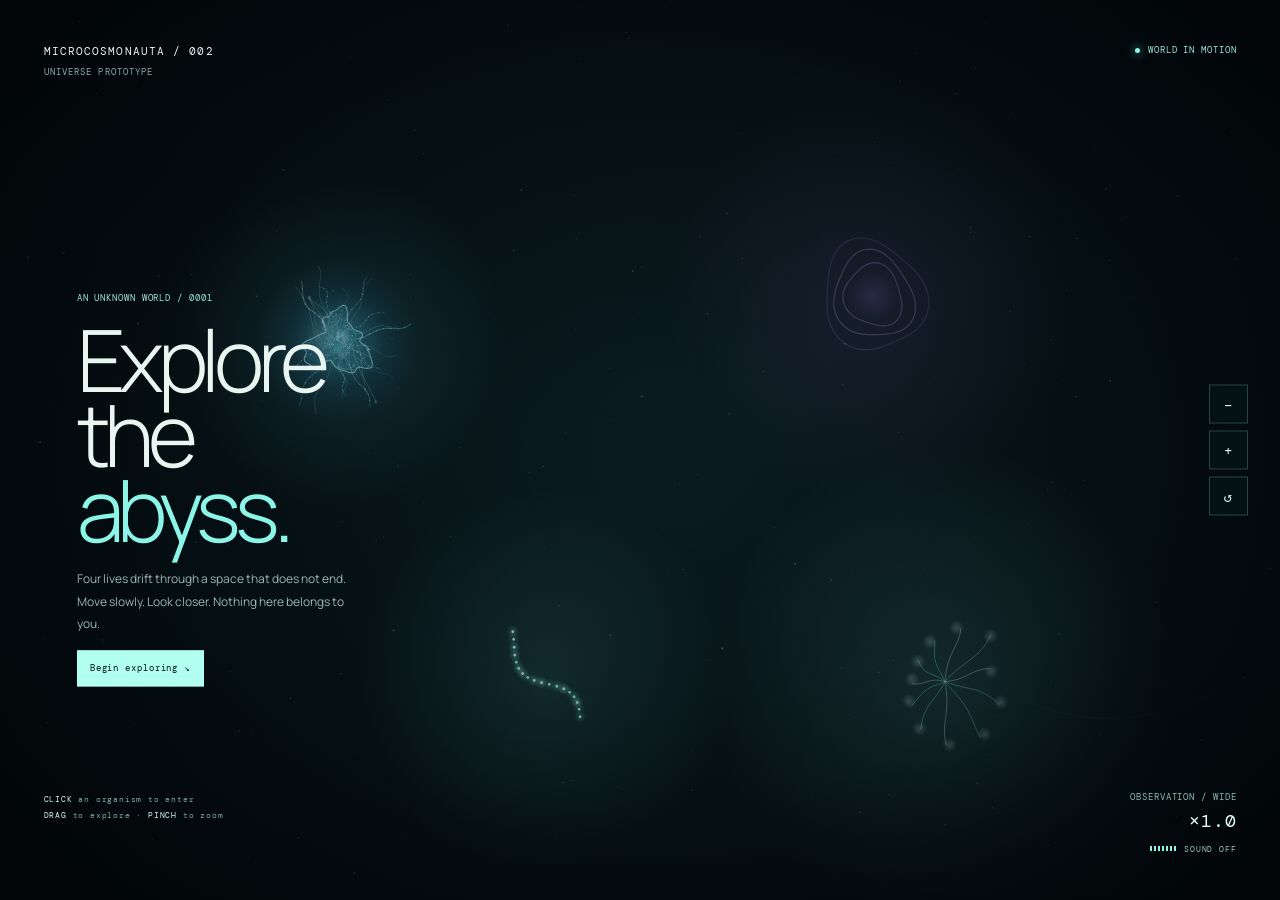
<file: prototype.html>
<!doctype html>
<html lang="en"><head><meta charset="utf-8"><meta name="viewport" content="width=device-width,initial-scale=1,maximum-scale=1,user-scalable=no"><meta name="theme-color" content="#03090c"><title>Microcosmonauta — Prototype 002</title>
<style>
@import url('https://fonts.googleapis.com/css2?family=DM+Mono:wght@400;500&family=Manrope:wght@300;400;500&display=swap');
:root{--cyan:#8cf5e8;--line:rgba(174,244,233,.22)}*{box-sizing:border-box}html,body{margin:0;width:100%;height:100%;overflow:hidden;background:#03090c;color:#e8f5f1;font-family:Manrope,sans-serif;touch-action:none}canvas{position:absolute;inset:0;width:100%;height:100%;touch-action:none}.vignette{position:absolute;inset:0;pointer-events:none;background:radial-gradient(ellipse at center,transparent 10%,#01060944 55%,#010406e8 100%)}.ui{position:absolute;inset:0;padding:clamp(18px,3.4vw,48px);display:flex;flex-direction:column;justify-content:space-between;pointer-events:none}.top,.bottom,.panel,.tools{pointer-events:auto}.top,.bottom{display:flex;justify-content:space-between;gap:12px}.brand,.status,.eyebrow,.hint,.depth,.sound,button{font-family:'DM Mono',monospace;letter-spacing:.1em}.brand{font-size:11px}.brand span{display:block;font-size:9px;color:#91aaa9;margin-top:8px}.status,.eyebrow{font-size:9px;color:#9fe5dc}.dot{display:inline-block;width:5px;height:5px;border-radius:50%;background:var(--cyan);margin-right:8px;box-shadow:0 0 10px var(--cyan)}.panel{position:absolute;left:clamp(20px,6vw,90px);top:50%;transform:translateY(-40%);max-width:370px;transition:opacity .3s,transform .8s cubic-bezier(.2,.7,.15,1)}.panel.hidden{opacity:0;pointer-events:none;transform:translateY(-35%)}.eyebrow{margin-bottom:18px}h1{font-size:clamp(47px,7.5vw,86px);font-weight:300;letter-spacing:-.075em;line-height:.87;margin:0 0 22px}h1 em{font-style:normal;color:var(--cyan)}.intro{font-size:12px;line-height:1.85;color:#9bb6b3;max-width:290px}.actions,.effects{display:flex;gap:7px;flex-wrap:wrap;margin-top:15px}button{font-size:9px;color:#d9f8f2;border:1px solid var(--line);background:#051417c7;padding:11px 12px;cursor:pointer}button.primary{background:#b1fff0;color:#041012;border-color:#b1fff0}button.active{background:#b1fff0;color:#041012}.tools{position:absolute;right:clamp(15px,3vw,32px);top:50%;transform:translateY(-50%);display:flex;flex-direction:column;gap:7px}.tool{width:39px;height:39px;padding:0;font-size:14px}.hint{font-size:8px;line-height:2;color:#7eaaa5}.hint b{color:#d4f9f2;font-weight:400}.depth{text-align:right;font-size:9px;color:#8cbcb5}.depth strong{display:block;font-size:18px;font-weight:400;color:#e5fffa;margin-top:6px}.sound{display:flex;justify-content:flex-end;align-items:center;gap:8px;font-size:8px;margin-top:8px;color:#a1c8c1}.bars{display:flex;gap:2px;align-items:center;height:15px}.bars i{width:2px;height:5px;background:var(--cyan)}.bars.playing i{animation:wave .6s ease-in-out infinite alternate}.bars i:nth-child(2n){animation-delay:.2s}@keyframes wave{to{height:14px;opacity:.4}}.name{position:absolute;z-index:2;font:10px 'DM Mono',monospace;letter-spacing:.1em;color:#d7fff7;text-shadow:0 0 14px #6bdcf477;opacity:0;pointer-events:none;transition:opacity .25s}.name.visible{opacity:.9}.player{margin-top:14px;border-top:1px solid var(--line);padding-top:11px;max-width:310px}.track,.note{font:9px 'DM Mono',monospace;color:#a9d1cb;line-height:1.6}.playerrow{display:flex;align-items:center;gap:8px;margin-top:8px}.playerrow input{width:100%;accent-color:var(--cyan)}.note{font-size:8px;color:#668d88;margin-top:7px}.toast{position:absolute;left:50%;bottom:76px;transform:translateX(-50%);background:#07191d;border:1px solid var(--line);padding:10px 13px;font:9px 'DM Mono',monospace;opacity:0;transition:opacity .2s;pointer-events:none}.toast.show{opacity:1}
@media(max-width:650px){.ui{padding:20px}.panel{top:43%;left:21px;right:65px;transform:translateY(-18%)}.panel.hidden{transform:translateY(-12%)}h1{font-size:clamp(46px,13.5vw,76px)}.intro{font-size:11px;max-width:230px}.tools{top:auto;bottom:112px;transform:none;right:15px}.tool{width:35px;height:35px}.hint{max-width:170px}.status{font-size:8px}.depth strong{font-size:16px}.player{max-width:calc(100vw - 105px)}}
</style></head><body>
<canvas id="world" aria-label="A dark, explorable universe containing four luminous organisms"></canvas><div class="vignette"></div><div class="name" id="name"></div>
<div class="ui"><header class="top"><div class="brand">MICROCOSMONAUTA / 002<span>UNIVERSE PROTOTYPE</span></div><div class="status"><span class="dot"></span><span id="status">WORLD IN MOTION</span></div></header>
<main class="panel" id="home"><div class="eyebrow">AN UNKNOWN WORLD / 0001</div><h1>Explore the<br><em>abyss.</em></h1><div class="intro">Four lives drift through a space that does not end. Move slowly. Look closer. Nothing here belongs to you.</div><div class="actions"><button class="primary" id="begin">Begin exploring ↘</button></div></main>
<main class="panel hidden" id="inside"><div class="eyebrow" id="code">ORGANISM / 01</div><h1 id="title">The<br><em>Drifter.</em></h1><div class="intro" id="description"></div><div class="eyebrow" style="margin-top:16px">VISUAL EFFECTS / COMBINABLE</div><div class="effects"><button data-effect="mirror">A · Mirror</button><button data-effect="feedback">S · Feedback</button><button data-effect="glitch">D · Glitch</button><button data-effect="edges">F · Edges</button></div><div class="player"><div class="track" id="track">TRACK / ROBIN HOOD</div><div class="playerrow"><button id="play">Play</button><input id="seek" type="range" min="0" max="100" value="0" aria-label="Track position"><button id="mute">Mute</button></div><div class="note" id="note">Prototype track, not the final soundtrack.</div><div class="actions"><button id="back">← Back</button></div></div></main>
<nav class="tools" aria-label="Camera controls"><button class="tool" id="out" aria-label="Zoom out">−</button><button class="tool" id="in" aria-label="Zoom in">+</button><button class="tool" id="reset" aria-label="Reset zoom">↺</button></nav>
<footer class="bottom"><div class="hint"><b>CLICK</b> an organism to enter<br><b>DRAG</b> to explore · <b>PINCH</b> to zoom</div><div class="depth">OBSERVATION / <span id="level">WIDE</span><strong id="scale">×1.0</strong><div class="sound"><span class="bars" id="bars"><i></i><i></i><i></i><i></i><i></i><i></i><i></i></span><span id="sound">SOUND OFF</span></div></div></footer></div>
<div class="toast" id="toast"></div><audio id="audio" src="Robin%20Hood.m4a" preload="metadata" loop></audio>
<script>
(()=>{const c=document.querySelector('#world'),x=c.getContext('2d'),$=id=>document.getElementById(id),audio=$('audio');const names=['The Drifter','The Veiled','The Trailing One','The Radiant'],descriptions=['A quiet presence moving without destination. A faint trail follows, then dissolves.','A shifting silhouette. Its shape never reveals itself all at once.','A sequence of lights with a rhythm that never quite repeats.','Branching filaments slowly open and fold back into darkness.'],pal=[['#6bdcf4','#8cf5e8','#2d7799'],['#b68aff','#dfb9ff','#6546a8'],['#6be5e0','#b3fff2','#367d9d'],['#83f4f0','#d7ffff','#72a9dc']];let w,h,dpr,zoom=1,targetZoom=1,panX=0,panY=0,targetX=0,targetY=0,view='universe',selected=-1,org=[],stars=[],structures=[],ripples=[],touchWaves=[],effects=new Set(),pointers=new Map(),drag=null,pinch=0,pinchZoom=1;
const rnd=(a,b)=>a+Math.random()*(b-a);function init(){org=[{x:-.34,y:-.13,s:.075,p:rnd(0,7),r:.2},{x:.27,y:-.18,s:.092,p:rnd(0,7),r:-.4},{x:-.1,y:.25,s:.085,p:rnd(0,7),r:.9},{x:.34,y:.26,s:.105,p:rnd(0,7),r:-.2}]}
function resize(){dpr=Math.min(devicePixelRatio||1,2);w=innerWidth;h=innerHeight;c.width=w*dpr;c.height=h*dpr;x.setTransform(dpr,0,0,dpr,0,0);stars=Array.from({length:Math.min(600,Math.floor(w*h/1600))},()=>({x:Math.random()*w,y:Math.random()*h,z:rnd(.2,1),r:rnd(.35,1.25),p:rnd(0,7),v:rnd(.08,.4)}));structures=Array.from({length:24},()=>({x:rnd(-2.5,2.5),y:rnd(-2.5,2.5),s:rnd(.08,.5),k:Math.floor(rnd(0,3)),p:rnd(0,8)}))}
function rgb(hex){let n=parseInt(hex.slice(1),16);return[(n>>16)&255,(n>>8)&255,n&255]}function rgba(hex,a){let q=rgb(hex);return`rgba(${q[0]},${q[1]},${q[2]},${a})`}function glow(a,b,r,color,alpha){let g=x.createRadialGradient(a,b,0,a,b,r);g.addColorStop(0,rgba(color,alpha));g.addColorStop(1,rgba(color,0));x.fillStyle=g;x.beginPath();x.arc(a,b,r,0,7);x.fill()}function screen(o){let s=Math.min(w,h)*zoom;return{x:w/2+panX+o.x*s,y:h/2+panY+o.y*s,s:o.s*s}}
function creature(o,i,t){let p=screen(o),s=p.s,q=pal[i],phase=t*.00012+o.p,b=.85+.15*Math.sin(t*.00055+o.p),cx=p.x+Math.sin(t*.00013+o.p)*s*.13,cy=p.y+Math.cos(t*.00016+o.p*1.3)*s*.14;x.save();x.translate(cx,cy);x.rotate(o.r+Math.sin(t*.00011+o.p)*.05);glow(0,0,s*2.5,q[0],.14*b);
if(i===0){
/* THE DRIFTER — an abyssal, spectral marine lifeform built from a dense animated point cloud. */
x.save();x.globalCompositeOperation='screen';
const breath=1+.14*Math.sin(phase*1.7)+.045*Math.sin(phase*3.1), drift=Math.sin(phase*.65)*s*.10, swim=Math.sin(phase*.82)*s*.095, pulse=Math.sin(phase*1.15)*.07;
/* broad soft bloom behind the living silhouette */
glow(-s*.02,0,s*1.22,'#18bfff',.19*b);glow(s*.02,-s*.03,s*.72,'#65eaff',.18*b);glow(-s*.12,-s*.06,s*.38,'#e3ffff',.13*b);
/* asymmetrical bell / mantle, like a strange deep-sea creature rather than a microbe */
function bodyPoint(a,rr){let wob=1+.20*Math.sin(a*3+phase*.8)+.12*Math.sin(a*7-phase*1.1)+.055*Math.cos(a*13+phase)+pulse*Math.sin(a*2-phase*1.8);let wave=Math.sin(a*2.4-phase*1.25)*swim*(rr/(s*.4));let txp=Math.cos(a)*rr,typ=Math.sin(a)*rr*1.12,distortX=0,distortY=0;if(view==='organism'&&selected===i){for(const tw of touchWaves){let dx=Math.cos(a)*rr/s-tw.x,dy=Math.sin(a)*rr/s-tw.y,dist=Math.hypot(dx,dy),front=dist-tw.radius,fall=Math.exp(-Math.pow(front/.22,2))*tw.strength*(1-tw.age/1.35);let push=Math.sin(front*24-tw.age*17)*fall*s*1.15;distortX+=Math.cos(a)*push;distortY+=Math.sin(a)*push;}}return{x:txp*wob*breath+s*.045*Math.sin(a*2+phase)+wave+distortX,y:typ*wob+drift+Math.sin(a*3-phase)*swim*.45+distortY};}
x.beginPath();for(let j=0;j<=140;j++){let a=j/140*Math.PI*2,pt=bodyPoint(a,s*.38);j?x.lineTo(pt.x,pt.y):x.moveTo(pt.x,pt.y)}x.closePath();x.fillStyle='rgba(50,205,255,.065)';x.fill();x.strokeStyle=rgba('#a9f7ff',.52*b);x.lineWidth=1.1;x.stroke();
/* internal luminous ridges give the body depth and a living, folded texture */
for(let k=0;k<15;k++){let a0=-1.9+k*.265,pts=[];for(let j=0;j<=24;j++){let f=j/24,a=a0+Math.sin(phase+k*.3+f*3)*.035,rr=s*(.06+f*.31),pt=bodyPoint(a,rr);pts.push(pt)}x.beginPath();pts.forEach((pt,j)=>j?x.lineTo(pt.x,pt.y):x.moveTo(pt.x,pt.y));x.strokeStyle=rgba(k%4===0?'#f0ffff':'#6beaff',(.07+.11*(.5+.5*Math.sin(phase*1.5+k)))*b);x.lineWidth=k%4===0?.9:.45;x.stroke()}
/* flowing tentacles: each bends independently, with luminous joints and fine secondary threads */
for(let k=0;k<19;k++){let a=-2.5+k*.275,reach=s*(.48+.35*(.5+.5*Math.sin(phase*.9+k*1.71))),side=Math.sin(phase*.8+k*2.1)*s*.16,prev=null;x.beginPath();for(let j=0;j<=32;j++){let f=j/32,wig=Math.sin(phase*1.5+k+f*7)*s*.075*f,xx=Math.cos(a)*s*.27+Math.cos(a+1.57)*(side*f+wig)+Math.cos(a)*reach*f,yy=Math.sin(a)*s*.31+Math.sin(a+1.57)*(side*f+wig)+Math.sin(a)*reach*f+Math.sin(phase+k+f*4)*s*.055*f;j?x.lineTo(xx,yy):x.moveTo(xx,yy);prev={x:xx,y:yy}}x.strokeStyle=rgba(k%5===0?'#edffff':'#6ceaff',(.15+.16*(.5+.5*Math.sin(phase+k)))*b);x.lineWidth=k%4===0?1.05:.48;x.stroke();if(k%2===0){for(let n=1;n<=7;n++){let f=n/8,xx=Math.cos(a)*s*.27+Math.cos(a+1.57)*(side*f+Math.sin(phase*1.5+k+f*7)*s*.075*f)+Math.cos(a)*reach*f,yy=Math.sin(a)*s*.31+Math.sin(a+1.57)*(side*f+Math.sin(phase*1.5+k+f*7)*s*.075*f)+Math.sin(a)*reach*f+Math.sin(phase+k+f*4)*s*.055*f;let rr=s*(.007+(n%3)*.002);x.beginPath();x.arc(xx,yy,rr,0,Math.PI*2);x.fillStyle=rgba(n%3===0?'#efffff':'#70eaff',.4*b);x.fill()}}}
/* dense point-cloud skin: deterministic points shimmer and drift without losing the silhouette */
for(let j=0;j<1250;j++){let a=j*2.399963+o.p*9,band=((j*73)%997)/997,rr=s*(.035+band*.43),pt=bodyPoint(a,rr),flutter=Math.sin(phase*1.4+j*.31)*s*.009,px=pt.x+Math.cos(a+1.2)*flutter,py=pt.y+Math.sin(a+1.2)*flutter,edge=band>.78?(.22+(1-band)*1.5):1,sz=s*(.0018+(j%7)*.00085),tw=.42+.58*(.5+.5*Math.sin(phase*2.1+j*.73)),alpha=(.13+(j%11)/15)*edge*tw*b;if(j%37===0)glow(px,py,s*.025,j%74===0?'#eaffff':'#46dfff',.08*tw);x.beginPath();x.arc(px,py,sz,0,Math.PI*2);x.fillStyle=rgba(j%17===0?'#f4ffff':j%4===0?'#b3f7ff':'#43d7ff',alpha);x.fill()}
/* drifting detached specks around the body, like luminous marine snow */
for(let j=0;j<230;j++){let a=j*2.399+o.p*17+phase*.12,rr=s*(.35+((j*47)%100)/100*.85),px=Math.cos(a+phase*.09)*rr,py=Math.sin(a*1.13+phase*.07)*rr*1.22,sz=s*(.0015+(j%4)*.0011),al=(.07+(j%8)/18)*(.45+.55*Math.sin(phase+j));x.beginPath();x.arc(px,py,sz,0,Math.PI*2);x.fillStyle=rgba(j%8===0?'#edffff':'#42cfff',al);x.fill()}
/* delicate long cilia and occasional brighter tips */
for(let k=0;k<13;k++){let a=k*2.4+phase*.1,reach=s*(.68+.2*Math.sin(phase+k*1.3));x.beginPath();x.moveTo(Math.cos(a)*s*.22,Math.sin(a)*s*.25);x.bezierCurveTo(Math.cos(a+.7)*s*.5,Math.sin(a+.8)*s*.5,Math.cos(a-.45)*reach*.85,Math.sin(a+1.1)*reach*.75,Math.cos(a+Math.sin(phase+k)*.24)*reach,Math.sin(a+1.55)*reach);x.strokeStyle=rgba('#c7fbff',.27*b);x.lineWidth=.48;x.stroke();if(k%3===0)glow(Math.cos(a+Math.sin(phase+k)*.24)*reach,Math.sin(a+1.55)*reach,s*.035,'#a8f6ff',.23*b)}
/* a few bright internal nodes suggest anatomy without becoming a literal fish */
for(let k=0;k<8;k++){let a=-1.4+k*.39,rr=s*(.08+.12*Math.sin(k*1.8+phase)**2),px=Math.cos(a)*rr,py=Math.sin(a)*rr*1.1;glow(px,py,s*.075,k%3===0?'#f3ffff':'#53e1ff',.2*b)}
/* Effects alter the organism's own living structure, not the surrounding image. */
if(view==='organism'&&selected===i){
 if(effects.has('mirror')){x.save();x.globalCompositeOperation='screen';x.globalAlpha=.68;x.scale(-1,1);x.translate(s*.11,Math.sin(phase*1.2)*s*.035);for(let k=0;k<13;k++){let a=-2.35+k*.34,reach=s*(.45+.24*Math.sin(phase+k*1.4));x.beginPath();x.moveTo(Math.cos(a)*s*.25,Math.sin(a)*s*.27);x.bezierCurveTo(Math.cos(a+.5)*s*.42,Math.sin(a+.6)*s*.5,Math.cos(a-.35)*reach*.8,Math.sin(a+1)*reach*.75,Math.cos(a+Math.sin(phase+k)*.28)*reach,Math.sin(a+1.4)*reach);x.strokeStyle=rgba('#b8ffff',.34);x.lineWidth=.7;x.stroke()}x.restore()}
 if(effects.has('feedback')){x.save();x.globalCompositeOperation='screen';for(let n=1;n<=3;n++){x.globalAlpha=.16/n;x.translate(Math.sin(phase+n)*s*.025,Math.cos(phase*.8+n)*s*.035);x.scale(1.025,1.025);glow(0,0,s*.9,'#5feaff',.22);x.beginPath();for(let j=0;j<=100;j++){let a=j/100*Math.PI*2,pt=bodyPoint(a,s*.38);j?x.lineTo(pt.x,pt.y):x.moveTo(pt.x,pt.y)}x.closePath();x.strokeStyle=rgba('#80f4ff',.7);x.lineWidth=1.2;x.stroke()}x.restore()}
 if(effects.has('glitch')){x.save();x.globalCompositeOperation='lighter';for(let n=0;n<9;n++){let yy=(Math.sin(phase*4+n*7.7)*.42)*s,xx=Math.sin(phase*2+n*3)*s*.16,ww=s*(.12+.22*(.5+.5*Math.sin(phase*3+n)));x.fillStyle=rgba(n%2?'#ff8df4':'#6cf7ff',.28+.22*Math.sin(phase*5+n)**2);x.fillRect(xx-ww/2,yy,ww,s*.009);if(n%3===0){x.beginPath();x.ellipse(xx,yy,s*.07,s*.025,phase,0,Math.PI*2);x.fillStyle=rgba('#e8ffff',.3);x.fill()}}x.restore()}
 if(effects.has('edges')){x.save();x.globalCompositeOperation='screen';for(let offset of [0,.045,-.045]){x.beginPath();for(let j=0;j<=140;j++){let a=j/140*Math.PI*2,pt=bodyPoint(a,s*(.38+offset));j?x.lineTo(pt.x,pt.y):x.moveTo(pt.x,pt.y)}x.closePath();x.strokeStyle=rgba(offset===0?'#f0ffff':'#53eaff',offset===0?.8:.35);x.lineWidth=offset===0?1.7:.8;x.stroke()}for(let k=0;k<22;k++){let a=k*2.399,pt=bodyPoint(a,s*(.39+.05*Math.sin(phase+k)));glow(pt.x,pt.y,s*.035,'#b5ffff',.42)}x.restore()}
}
x.restore();}
if(i===1){for(let k=0;k<3;k++){x.beginPath();for(let j=0;j<=48;j++){let a=j/48*Math.PI*2,r=s*(.34+k*.13)*(1+.09*Math.sin(a*3+phase+k)),xx=Math.cos(a)*r,yy=Math.sin(a)*r*1.12;j?x.lineTo(xx,yy):x.moveTo(xx,yy)}x.closePath();x.strokeStyle=rgba(q[k%2],.29-k*.06);x.lineWidth=1.2;x.stroke()}glow(0,0,s*.3,q[0],.2*b)}
if(i===2){for(let j=0;j<18;j++){let f=j/18,xx=(f-.5)*s*1.5,yy=Math.sin(f*7+phase)*s*.16;glow(xx,yy,s*.08,q[j%3===0?1:0],.36*(.4+.6*Math.sin(phase+j)**2));x.beginPath();x.arc(xx,yy,s*.018,0,7);x.fillStyle=rgba(q[1],.75);x.fill()}}
if(i===3){for(let j=0;j<11;j++){let a=j/11*Math.PI*2+Math.sin(phase)*.08,len=s*(.52+.18*Math.sin(phase+j*.75));x.beginPath();x.moveTo(0,0);for(let k=1;k<=24;k++){let f=k/24,sw=Math.sin(phase*1.3+j+f*4)*s*.055*f;x.lineTo(Math.cos(a)*len*f+Math.cos(a+Math.PI/2)*sw,Math.sin(a)*len*f+Math.sin(a+Math.PI/2)*sw)}x.strokeStyle=rgba(q[j%3===0?1:0],.34*b);x.lineWidth=.9;x.stroke();glow(Math.cos(a)*len,Math.sin(a)*len,s*.08,q[1],.24*b)}}if(view==='organism'&&selected===i&&Math.sin(t*.0017+o.p)>.985)ripples.push({x:cx,y:cy,r:2,life:.25,color:q[0]});x.restore()}
function draw(t){x.fillStyle='#03090c';x.fillRect(0,0,w,h);let bg=x.createRadialGradient(w*.53,h*.5,0,w*.53,h*.5,Math.max(w,h)*.8);bg.addColorStop(0,'#0a1b20');bg.addColorStop(1,'#020609');x.fillStyle=bg;x.fillRect(0,0,w,h);stars.forEach(p=>{p.y-=p.v*.15;if(p.y<0)p.y=h;x.beginPath();x.arc(p.x+Math.sin(t*.0002+p.p)*4,p.y,p.r*p.z,0,7);x.fillStyle=rgba(p.p%2?'#8cf5e8':'#5a9eae',.07+p.z*.18*(.6+.4*Math.sin(t*.0004+p.p)));x.fill()});
structures.forEach(o=>{let xx=w/2+panX+o.x*Math.min(w,h)*zoom,yy=h/2+panY+o.y*Math.min(w,h)*zoom,s=o.s*Math.min(w,h)*zoom,a=.018+.025*(.5+.5*Math.sin(t*.0002+o.p));if(Math.abs(xx-w/2)>w*1.3||Math.abs(yy-h/2)>h*1.3)return;if(o.k===0){x.beginPath();for(let j=0;j<=25;j++){let f=j/25,px=xx+(f-.5)*s*2,py=yy+Math.sin(f*6+o.p+t*.0001)*s*.24;j?x.lineTo(px,py):x.moveTo(px,py)}x.strokeStyle=rgba('#69cfe0',a);x.stroke()}else if(o.k===1){for(let j=0;j<12;j++){x.beginPath();x.arc(xx+Math.sin(j*3+o.p)*s,yy+Math.cos(j*2+o.p)*s*.5,.7,0,7);x.fillStyle=rgba('#8cf5e8',a*2);x.fill()}}else{x.beginPath();x.ellipse(xx,yy,s*.55,s*.28,o.p,0,7);x.strokeStyle=rgba('#9d8bff',a);x.stroke()}});
touchWaves=touchWaves.filter(tw=>tw.age<1.35);touchWaves.forEach(tw=>{tw.age+=.025;tw.radius+=.018;tw.strength*=.994});org.forEach((o,i)=>creature(o,i,t));ripples=ripples.filter(r=>r.life>0);ripples.forEach(r=>{x.beginPath();x.arc(r.x,r.y,r.r,0,7);x.strokeStyle=rgba(r.color,r.life*.7);x.stroke();r.r+=1.3;r.life-=.009});zoom+=(targetZoom-zoom)*.045;panX+=(targetX-panX)*.045;panY+=(targetY-panY)*.045;if(view==='organism'){let p=screen(org[selected]);$('name').style.left=Math.min(w-150,Math.max(12,p.x+p.s*.65))+'px';$('name').style.top=Math.max(75,Math.min(h-85,p.y-p.s*.2))+'px'}requestAnimationFrame(draw)}
function toast(s){$('toast').textContent=s;$('toast').classList.add('show');setTimeout(()=>$('toast').classList.remove('show'),1300)}function setZoom(z,fx=w/2,fy=h/2,base=targetZoom){let next=Math.max(.25,Math.min(1000000,z));let ratio=next/base;targetX=fx-w/2-(fx-w/2-targetX)*ratio;targetY=fy-h/2-(fy-h/2-targetY)*ratio;targetZoom=next;$('scale').textContent='×'+targetZoom.toFixed(1);$('level').textContent=targetZoom<1.25?'WIDE':targetZoom<2.8?'CLOSE':targetZoom<12?'DETAIL':targetZoom<100?'MACRO':'MICRO';}
function enter(i){selected=i;view='organism';touchWaves=[];effects.clear();document.querySelectorAll('[data-effect]').forEach(b=>b.classList.remove('active'));$('name').textContent=names[i];$('name').classList.add('visible');$('code').textContent='ORGANISM / '+String(i+1).padStart(2,'0');let q=names[i].split(' ');$('title').innerHTML=q.slice(0,-1).join(' ')+'<br><em>'+q[q.length-1]+'.</em>';$('description').textContent=descriptions[i];$('track').textContent=i===0?'TRACK / ROBIN HOOD':'TRACK / NOT ASSIGNED';$('note').textContent=i===0?'Available prototype track — not the final soundtrack.':'No audio file assigned yet. Add this organism’s track when ready.';$('play').disabled=i!==0;$('seek').disabled=i!==0;$('mute').disabled=i!==0;if(i!==0){audio.pause();audio.currentTime=0}else{audio.currentTime=0;audio.muted=false;audio.play().then(()=>{$('play').textContent='Pause';$('sound').textContent='ROBIN HOOD / LOOP';$('bars').classList.add('playing');$('status').textContent='AUDIO ACTIVE'}).catch(()=>{toast('Tap Play to start audio');$('status').textContent='TAP PLAY FOR SOUND'})} $('home').classList.add('hidden');$('inside').classList.remove('hidden');let o=org[i];setZoom(2.8);targetX=-o.x*Math.min(w,h)*2.8;targetY=-o.y*Math.min(w,h)*2.8;$('status').textContent='ENCOUNTER / '+String(i+1).padStart(2,'0');toast('ENTERING '+names[i].toUpperCase())}
function leave(){touchWaves=[];audio.pause();audio.currentTime=0;view='universe';effects.clear();document.querySelectorAll('[data-effect]').forEach(b=>b.classList.remove('active'));targetZoom=1;targetX=targetY=0;$('name').classList.remove('visible');$('inside').classList.add('hidden');$('home').classList.remove('hidden');$('status').textContent='WORLD IN MOTION';$('sound').textContent='SOUND OFF';$('bars').classList.remove('playing');$('play').textContent='Play';toast('RETURNING TO UNIVERSE')}
document.querySelectorAll('[data-effect]').forEach(b=>b.onclick=()=>{let k=b.dataset.effect;if(effects.has(k)){effects.delete(k);b.classList.remove('active')}else{effects.add(k);b.classList.add('active')}toast(effects.size?[...effects].join(' + ').toUpperCase():'EFFECTS OFF')});$('begin').onclick=()=>{$('home').classList.add('hidden');toast('SELECT AN ORGANISM TO BEGIN')};$('back').onclick=leave;$('in').onclick=()=>{let p=view==='organism'?{x:w/2,y:h/2}:{x:w/2,y:h/2};setZoom(targetZoom*(targetZoom<10?1.35:1.7),p.x,p.y)};$('out').onclick=()=>{let p={x:w/2,y:h/2};setZoom(targetZoom/(targetZoom<10?1.35:1.7),p.x,p.y)};$('reset').onclick=()=>{if(view==='organism')setZoom(2.8);else{targetX=targetY=0;setZoom(1)}};
$('play').onclick=()=>{if(selected!==0)return;if(audio.paused)audio.play().then(()=>{$('play').textContent='Pause';$('sound').textContent='ROBIN HOOD / LOOP';$('bars').classList.add('playing');$('status').textContent='AUDIO ACTIVE'}).catch(()=>toast('Tap Play to start audio'));else{audio.pause();$('play').textContent='Play';$('sound').textContent='SOUND PAUSED';$('bars').classList.remove('playing')}};$('mute').onclick=()=>{audio.muted=!audio.muted;$('mute').textContent=audio.muted?'Unmute':'Mute'};$('seek').oninput=()=>{if(audio.duration>0)audio.currentTime=audio.duration*Number($('seek').value)/100};audio.ontimeupdate=()=>{if(audio.duration>0)$('seek').value=audio.currentTime/audio.duration*100};
function point(e){return{x:e.clientX,y:e.clientY}}
let pinchStart=0,pinchStartZoom=1,pinchFocus={x:0,y:0},pinchStartPan={x:0,y:0},canvasGesture=false;
function disturbAt(sx,sy,amount=1){if(view!=='organism'||selected<0)return;let o=org[selected],p=screen(o),dx=sx-p.x,dy=sy-p.y,ang=-(o.r+Math.sin(performance.now()*.00011+o.p)*.05),lx=dx*Math.cos(ang)-dy*Math.sin(ang),ly=dx*Math.sin(ang)+dy*Math.cos(ang);touchWaves.push({x:lx/Math.max(1,p.s),y:ly/Math.max(1,p.s),age:0,radius:.06,strength:.20*amount});if(touchWaves.length>32)touchWaves.shift();ripples.push({x:sx,y:sy,r:3,life:1,color:pal[selected][0]});}
window.addEventListener('pointerdown',e=>{
 if(e.pointerType==='touch'||e.pointerType==='pen'){pointers.set(e.pointerId,point(e));}
 if(e.target===c){canvasGesture=true;drag={x:e.clientX,y:e.clientY,lastX:e.clientX,lastY:e.clientY,tx:targetX,ty:targetY,moved:0};if(view==='organism')disturbAt(e.clientX,e.clientY,1.35);}
 if(pointers.size===2){let a=[...pointers.values()];pinchStart=Math.hypot(a[0].x-a[1].x,a[0].y-a[1].y);pinchStartZoom=targetZoom;pinchFocus={x:(a[0].x+a[1].x)/2,y:(a[0].y+a[1].y)/2};pinchStartPan={x:targetX,y:targetY};drag=null;}
},{passive:true});
window.addEventListener('pointermove',e=>{
 if(!pointers.has(e.pointerId))return;pointers.set(e.pointerId,point(e));
 if(pointers.size>=2){let a=[...pointers.values()],d=Math.hypot(a[0].x-a[1].x,a[0].y-a[1].y);if(pinchStart){let z=Math.max(.55,Math.min(1000000,pinchStartZoom*d/pinchStart));let ratio=z/pinchStartZoom;targetX=pinchFocus.x-w/2-(pinchFocus.x-w/2-pinchStartPan.x)*ratio;targetY=pinchFocus.y-h/2-(pinchFocus.y-h/2-pinchStartPan.y)*ratio;targetZoom=z;$('scale').textContent='×'+targetZoom.toFixed(1);$('level').textContent=targetZoom<1.25?'WIDE':targetZoom<2.8?'CLOSE':targetZoom<12?'DETAIL':targetZoom<100?'MACRO':'MICRO';}}
 else if(drag&&canvasGesture){let dx=e.clientX-drag.x,dy=e.clientY-drag.y;drag.moved=Math.max(drag.moved,Math.hypot(dx,dy));targetX=drag.tx+dx;targetY=drag.ty+dy;if(view==='organism'&&Math.hypot(e.clientX-drag.lastX,e.clientY-drag.lastY)>3)disturbAt(e.clientX,e.clientY,1.05);drag.lastX=e.clientX;drag.lastY=e.clientY;}
},{passive:true});
function up(e){let d=drag,wasCanvas=canvasGesture;pointers.delete(e.pointerId);if(pointers.size<2)pinchStart=0;
 if(wasCanvas&&d&&d.moved<8&&!pointers.size&&view==='universe'&&e.target===c){let hit=-1,best=Infinity;org.forEach((o,i)=>{let p=screen(o),dist=Math.hypot(e.clientX-p.x,e.clientY-p.y);if(dist<Math.max(35,p.s*.8)&&dist<best){best=dist;hit=i}});if(hit>=0)enter(hit)}
 if(!pointers.size){drag=null;canvasGesture=false}}
window.addEventListener('pointerup',up);window.addEventListener('pointercancel',up);
c.addEventListener('wheel',e=>{e.preventDefault();setZoom(targetZoom*(e.deltaY<0?1.08:.92))},{passive:false});
window.addEventListener('keydown',e=>{if(view!=='organism')return;let m={a:'mirror',s:'feedback',d:'glitch',f:'edges'},k=m[e.key.toLowerCase()];if(k)document.querySelector('[data-effect="'+k+'"]').click();if(e.key==='Escape')leave()});window.addEventListener('resize',resize);init();resize();requestAnimationFrame(draw)})();
</script></body></html>
</file>
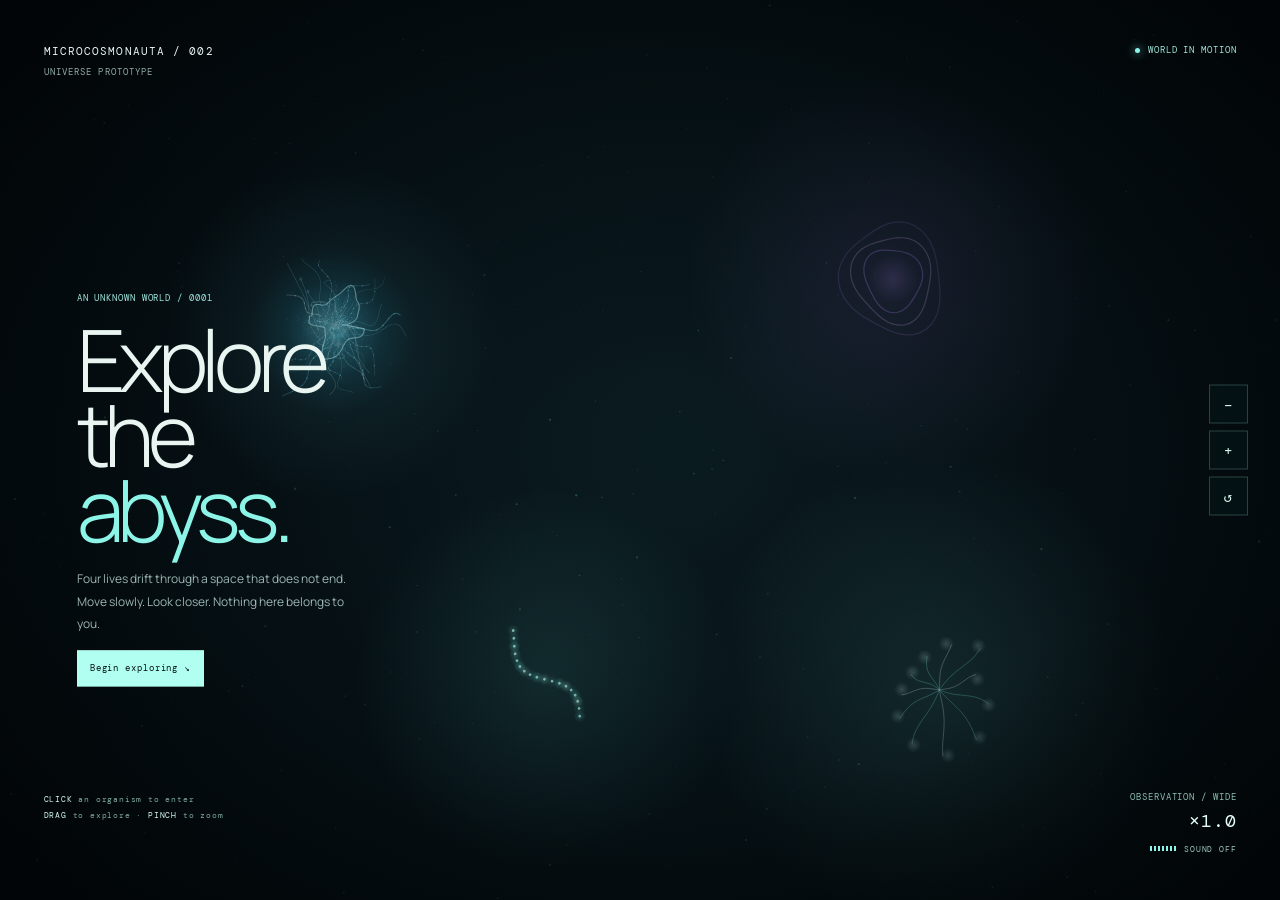
<file: prototype1.html>
<!doctype html>
<html lang="en"><head><meta charset="utf-8"><meta name="viewport" content="width=device-width,initial-scale=1,maximum-scale=1,user-scalable=no"><meta name="theme-color" content="#03090c"><title>Microcosmonauta — Prototype 002</title>
<style>
@import url('https://fonts.googleapis.com/css2?family=DM+Mono:wght@400;500&family=Manrope:wght@300;400;500&display=swap');
:root{--cyan:#8cf5e8;--line:rgba(174,244,233,.22)}*{box-sizing:border-box}html,body{margin:0;width:100%;height:100%;overflow:hidden;background:#03090c;color:#e8f5f1;font-family:Manrope,sans-serif;touch-action:none}canvas{position:absolute;inset:0;width:100%;height:100%;touch-action:none}.vignette{position:absolute;inset:0;pointer-events:none;background:radial-gradient(ellipse at center,transparent 10%,#01060944 55%,#010406e8 100%)}.ui{position:absolute;inset:0;padding:clamp(18px,3.4vw,48px);display:flex;flex-direction:column;justify-content:space-between;pointer-events:none}.top,.bottom,.panel,.tools{pointer-events:auto}.top,.bottom{display:flex;justify-content:space-between;gap:12px}.brand,.status,.eyebrow,.hint,.depth,.sound,button{font-family:'DM Mono',monospace;letter-spacing:.1em}.brand{font-size:11px}.brand span{display:block;font-size:9px;color:#91aaa9;margin-top:8px}.status,.eyebrow{font-size:9px;color:#9fe5dc}.dot{display:inline-block;width:5px;height:5px;border-radius:50%;background:var(--cyan);margin-right:8px;box-shadow:0 0 10px var(--cyan)}.panel{position:absolute;left:clamp(20px,6vw,90px);top:50%;transform:translateY(-40%);max-width:370px;transition:opacity .3s,transform .8s cubic-bezier(.2,.7,.15,1)}.panel.hidden{opacity:0;pointer-events:none;transform:translateY(-35%)}.eyebrow{margin-bottom:18px}h1{font-size:clamp(47px,7.5vw,86px);font-weight:300;letter-spacing:-.075em;line-height:.87;margin:0 0 22px}h1 em{font-style:normal;color:var(--cyan)}.intro{font-size:12px;line-height:1.85;color:#9bb6b3;max-width:290px}.actions,.effects{display:flex;gap:7px;flex-wrap:wrap;margin-top:15px}button{font-size:9px;color:#d9f8f2;border:1px solid var(--line);background:#051417c7;padding:11px 12px;cursor:pointer}button.primary{background:#b1fff0;color:#041012;border-color:#b1fff0}button.active{background:#b1fff0;color:#041012}.tools{position:absolute;right:clamp(15px,3vw,32px);top:50%;transform:translateY(-50%);display:flex;flex-direction:column;gap:7px}.tool{width:39px;height:39px;padding:0;font-size:14px}.hint{font-size:8px;line-height:2;color:#7eaaa5}.hint b{color:#d4f9f2;font-weight:400}.depth{text-align:right;font-size:9px;color:#8cbcb5}.depth strong{display:block;font-size:18px;font-weight:400;color:#e5fffa;margin-top:6px}.sound{display:flex;justify-content:flex-end;align-items:center;gap:8px;font-size:8px;margin-top:8px;color:#a1c8c1}.bars{display:flex;gap:2px;align-items:center;height:15px}.bars i{width:2px;height:5px;background:var(--cyan)}.bars.playing i{animation:wave .6s ease-in-out infinite alternate}.bars i:nth-child(2n){animation-delay:.2s}@keyframes wave{to{height:14px;opacity:.4}}.name{position:absolute;z-index:2;font:10px 'DM Mono',monospace;letter-spacing:.1em;color:#d7fff7;text-shadow:0 0 14px #6bdcf477;opacity:0;pointer-events:none;transition:opacity .25s}.name.visible{opacity:.9}.player{margin-top:14px;border-top:1px solid var(--line);padding-top:11px;max-width:310px}.track,.note{font:9px 'DM Mono',monospace;color:#a9d1cb;line-height:1.6}.playerrow{display:flex;align-items:center;gap:8px;margin-top:8px}.playerrow input{width:100%;accent-color:var(--cyan)}.note{font-size:8px;color:#668d88;margin-top:7px}.toast{position:absolute;left:50%;bottom:76px;transform:translateX(-50%);background:#07191d;border:1px solid var(--line);padding:10px 13px;font:9px 'DM Mono',monospace;opacity:0;transition:opacity .2s;pointer-events:none}.toast.show{opacity:1}
@media(max-width:650px){.ui{padding:20px}.panel{top:43%;left:21px;right:65px;transform:translateY(-18%)}.panel.hidden{transform:translateY(-12%)}h1{font-size:clamp(46px,13.5vw,76px)}.intro{font-size:11px;max-width:230px}.tools{top:auto;bottom:112px;transform:none;right:15px}.tool{width:35px;height:35px}.hint{max-width:170px}.status{font-size:8px}.depth strong{font-size:16px}.player{max-width:calc(100vw - 105px)}}
</style></head><body>
<canvas id="world" aria-label="A dark, explorable universe containing four luminous organisms"></canvas><div class="vignette"></div><div class="name" id="name"></div>
<div class="ui"><header class="top"><div class="brand">MICROCOSMONAUTA / 002<span>UNIVERSE PROTOTYPE</span></div><div class="status"><span class="dot"></span><span id="status">WORLD IN MOTION</span></div></header>
<main class="panel" id="home"><div class="eyebrow">AN UNKNOWN WORLD / 0001</div><h1>Explore the<br><em>abyss.</em></h1><div class="intro">Four lives drift through a space that does not end. Move slowly. Look closer. Nothing here belongs to you.</div><div class="actions"><button class="primary" id="begin">Begin exploring ↘</button></div></main>
<main class="panel hidden" id="inside"><div class="eyebrow" id="code">ORGANISM / 01</div><h1 id="title">The<br><em>Drifter.</em></h1><div class="intro" id="description"></div><div class="eyebrow" style="margin-top:16px">VISUAL EFFECTS / COMBINABLE</div><div class="effects"><button data-effect="mirror">A · Mirror</button><button data-effect="feedback">S · Feedback</button><button data-effect="glitch">D · Glitch</button><button data-effect="edges">F · Edges</button></div><div class="player"><div class="track" id="track">TRACK / ROBIN HOOD</div><div class="playerrow"><button id="play">Play</button><input id="seek" type="range" min="0" max="100" value="0" aria-label="Track position"><button id="mute">Mute</button></div><div class="note" id="note">Prototype track, not the final soundtrack.</div><div class="actions"><button id="back">← Back</button></div></div></main>
<nav class="tools" aria-label="Camera controls"><button class="tool" id="out" aria-label="Zoom out">−</button><button class="tool" id="in" aria-label="Zoom in">+</button><button class="tool" id="reset" aria-label="Reset zoom">↺</button></nav>
<footer class="bottom"><div class="hint"><b>CLICK</b> an organism to enter<br><b>DRAG</b> to explore · <b>PINCH</b> to zoom</div><div class="depth">OBSERVATION / <span id="level">WIDE</span><strong id="scale">×1.0</strong><div class="sound"><span class="bars" id="bars"><i></i><i></i><i></i><i></i><i></i><i></i><i></i></span><span id="sound">SOUND OFF</span></div></div></footer></div>
<div class="toast" id="toast"></div><audio id="audio" src="Robin%20Hood.m4a" preload="metadata" loop></audio>
<script>
(()=>{const c=document.querySelector('#world'),x=c.getContext('2d'),$=id=>document.getElementById(id),audio=$('audio');const names=['The Drifter','The Veiled','The Trailing One','The Radiant'],descriptions=['A quiet presence moving without destination. A faint trail follows, then dissolves.','A shifting silhouette. Its shape never reveals itself all at once.','A sequence of lights with a rhythm that never quite repeats.','Branching filaments slowly open and fold back into darkness.'],pal=[['#6bdcf4','#8cf5e8','#2d7799'],['#b68aff','#dfb9ff','#6546a8'],['#6be5e0','#b3fff2','#367d9d'],['#83f4f0','#d7ffff','#72a9dc']];let w,h,dpr,zoom=1,targetZoom=1,panX=0,panY=0,targetX=0,targetY=0,view='universe',selected=-1,org=[],stars=[],structures=[],ripples=[],touchWaves=[],effects=new Set(),pointers=new Map(),drag=null,pinch=0,pinchZoom=1;
const rnd=(a,b)=>a+Math.random()*(b-a);function init(){org=[{x:-.34,y:-.13,s:.075,p:rnd(0,7),r:.2},{x:.27,y:-.18,s:.092,p:rnd(0,7),r:-.4},{x:-.1,y:.25,s:.085,p:rnd(0,7),r:.9},{x:.34,y:.26,s:.105,p:rnd(0,7),r:-.2}]}
function resize(){dpr=Math.min(devicePixelRatio||1,2);w=innerWidth;h=innerHeight;c.width=w*dpr;c.height=h*dpr;x.setTransform(dpr,0,0,dpr,0,0);stars=Array.from({length:Math.min(600,Math.floor(w*h/1600))},()=>({x:Math.random()*w,y:Math.random()*h,z:rnd(.2,1),r:rnd(.35,1.25),p:rnd(0,7),v:rnd(.08,.4)}));structures=Array.from({length:24},()=>({x:rnd(-2.5,2.5),y:rnd(-2.5,2.5),s:rnd(.08,.5),k:Math.floor(rnd(0,3)),p:rnd(0,8)}))}
function rgb(hex){let n=parseInt(hex.slice(1),16);return[(n>>16)&255,(n>>8)&255,n&255]}function rgba(hex,a){let q=rgb(hex);return`rgba(${q[0]},${q[1]},${q[2]},${a})`}function glow(a,b,r,color,alpha){let g=x.createRadialGradient(a,b,0,a,b,r);g.addColorStop(0,rgba(color,alpha));g.addColorStop(1,rgba(color,0));x.fillStyle=g;x.beginPath();x.arc(a,b,r,0,7);x.fill()}function screen(o){let s=Math.min(w,h)*zoom;return{x:w/2+panX+o.x*s,y:h/2+panY+o.y*s,s:o.s*s}}
function creature(o,i,t){let p=screen(o),s=p.s,q=pal[i],phase=t*.00012+o.p,b=.85+.15*Math.sin(t*.00055+o.p),cx=p.x+Math.sin(t*.00013+o.p)*s*.13,cy=p.y+Math.cos(t*.00016+o.p*1.3)*s*.14;x.save();x.translate(cx,cy);x.rotate(o.r+Math.sin(t*.00011+o.p)*.05);glow(0,0,s*2.5,q[0],.14*b);
if(i===0){
/* THE DRIFTER — an abyssal, spectral marine lifeform built from a dense animated point cloud. */
x.save();x.globalCompositeOperation='screen';
const breath=1+.22*Math.sin(phase*1.7)+.075*Math.sin(phase*3.1), drift=Math.sin(phase*.65)*s*.16, swim=Math.sin(phase*.82)*s*.17, pulse=Math.sin(phase*1.15)*.12, heave=Math.sin(phase*.48)*s*.07;
/* broad soft bloom behind the living silhouette */
glow(-s*.02,0,s*1.22,'#18bfff',.19*b);glow(s*.02,-s*.03,s*.72,'#65eaff',.18*b);glow(-s*.12,-s*.06,s*.38,'#e3ffff',.13*b);
/* asymmetrical bell / mantle, like a strange deep-sea creature rather than a microbe */
function bodyPoint(a,rr){let wob=1+.20*Math.sin(a*3+phase*.8)+.12*Math.sin(a*7-phase*1.1)+.055*Math.cos(a*13+phase)+pulse*Math.sin(a*2-phase*1.8);let wave=Math.sin(a*2.4-phase*1.25)*swim*(rr/(s*.4));let bx=Math.cos(a)*rr*wob*breath+s*.045*Math.sin(a*2+phase)+wave, by=Math.sin(a)*rr*wob*1.12+drift+heave+Math.sin(a*3-phase)*swim*.72;for(const tw of touchWaves){let dx=bx-tw.x*s,dy=by-tw.y*s,dist=Math.hypot(dx,dy)/(s||1),age=(performance.now()-tw.t)/1000;if(age<1.8){let envelope=Math.sin(Math.min(1,age/1.8)*Math.PI),force=Math.sin(dist*19-age*12)*Math.exp(-dist*4)*envelope*tw.power*s*.12;bx+=dx/(dist*s+.001)*force;by+=dy/(dist*s+.001)*force;}}return{x:bx,y:by};}
x.beginPath();for(let j=0;j<=140;j++){let a=j/140*Math.PI*2,pt=bodyPoint(a,s*.38);j?x.lineTo(pt.x,pt.y):x.moveTo(pt.x,pt.y)}x.closePath();x.fillStyle='rgba(50,205,255,.065)';x.fill();x.strokeStyle=rgba('#a9f7ff',.52*b);x.lineWidth=1.1;x.stroke();
/* internal luminous ridges give the body depth and a living, folded texture */
for(let k=0;k<15;k++){let a0=-1.9+k*.265,pts=[];for(let j=0;j<=24;j++){let f=j/24,a=a0+Math.sin(phase+k*.3+f*3)*.035,rr=s*(.06+f*.31),pt=bodyPoint(a,rr);pts.push(pt)}x.beginPath();pts.forEach((pt,j)=>j?x.lineTo(pt.x,pt.y):x.moveTo(pt.x,pt.y));x.strokeStyle=rgba(k%4===0?'#f0ffff':'#6beaff',(.07+.11*(.5+.5*Math.sin(phase*1.5+k)))*b);x.lineWidth=k%4===0?.9:.45;x.stroke()}
/* flowing tentacles: each bends independently, with luminous joints and fine secondary threads */
for(let k=0;k<19;k++){let a=-2.5+k*.275,reach=s*(.48+.35*(.5+.5*Math.sin(phase*.9+k*1.71))),side=Math.sin(phase*.8+k*2.1)*s*.16,prev=null;x.beginPath();for(let j=0;j<=32;j++){let f=j/32,wig=Math.sin(phase*1.5+k+f*7)*s*.13*f,xx=Math.cos(a)*s*.27+Math.cos(a+1.57)*(side*f+wig)+Math.cos(a)*reach*f,yy=Math.sin(a)*s*.31+Math.sin(a+1.57)*(side*f+wig)+Math.sin(a)*reach*f+Math.sin(phase+k+f*4)*s*.095*f;j?x.lineTo(xx,yy):x.moveTo(xx,yy);prev={x:xx,y:yy}}x.strokeStyle=rgba(k%5===0?'#edffff':'#6ceaff',(.15+.16*(.5+.5*Math.sin(phase+k)))*b);x.lineWidth=k%4===0?1.05:.48;x.stroke();if(k%2===0){for(let n=1;n<=7;n++){let f=n/8,xx=Math.cos(a)*s*.27+Math.cos(a+1.57)*(side*f+Math.sin(phase*1.5+k+f*7)*s*.13*f)+Math.cos(a)*reach*f,yy=Math.sin(a)*s*.31+Math.sin(a+1.57)*(side*f+Math.sin(phase*1.5+k+f*7)*s*.13*f)+Math.sin(a)*reach*f+Math.sin(phase+k+f*4)*s*.095*f;let rr=s*(.007+(n%3)*.002);x.beginPath();x.arc(xx,yy,rr,0,Math.PI*2);x.fillStyle=rgba(n%3===0?'#efffff':'#70eaff',.4*b);x.fill()}}}
/* dense point-cloud skin: deterministic points shimmer and drift without losing the silhouette */
for(let j=0;j<1250;j++){let a=j*2.399963+o.p*9,band=((j*73)%997)/997,rr=s*(.035+band*.43),pt=bodyPoint(a,rr),flutter=Math.sin(phase*1.4+j*.31)*s*.009,px=pt.x+Math.cos(a+1.2)*flutter,py=pt.y+Math.sin(a+1.2)*flutter,edge=band>.78?(.22+(1-band)*1.5):1,sz=s*(.0018+(j%7)*.00085),tw=.42+.58*(.5+.5*Math.sin(phase*2.1+j*.73)),alpha=(.13+(j%11)/15)*edge*tw*b;if(j%37===0)glow(px,py,s*.025,j%74===0?'#eaffff':'#46dfff',.08*tw);x.beginPath();x.arc(px,py,sz,0,Math.PI*2);x.fillStyle=rgba(j%17===0?'#f4ffff':j%4===0?'#b3f7ff':'#43d7ff',alpha);x.fill()}
/* drifting detached specks around the body, like luminous marine snow */
for(let j=0;j<230;j++){let a=j*2.399+o.p*17+phase*.12,rr=s*(.35+((j*47)%100)/100*.85),px=Math.cos(a+phase*.09)*rr,py=Math.sin(a*1.13+phase*.07)*rr*1.22,sz=s*(.0015+(j%4)*.0011),al=(.07+(j%8)/18)*(.45+.55*Math.sin(phase+j));x.beginPath();x.arc(px,py,sz,0,Math.PI*2);x.fillStyle=rgba(j%8===0?'#edffff':'#42cfff',al);x.fill()}
/* delicate long cilia and occasional brighter tips */
for(let k=0;k<13;k++){let a=k*2.4+phase*.1,reach=s*(.68+.2*Math.sin(phase+k*1.3));x.beginPath();x.moveTo(Math.cos(a)*s*.22,Math.sin(a)*s*.25);x.bezierCurveTo(Math.cos(a+.7)*s*.5,Math.sin(a+.8)*s*.5,Math.cos(a-.45)*reach*.85,Math.sin(a+1.1)*reach*.75,Math.cos(a+Math.sin(phase+k)*.24)*reach,Math.sin(a+1.55)*reach);x.strokeStyle=rgba('#c7fbff',.27*b);x.lineWidth=.48;x.stroke();if(k%3===0)glow(Math.cos(a+Math.sin(phase+k)*.24)*reach,Math.sin(a+1.55)*reach,s*.035,'#a8f6ff',.23*b)}
/* a few bright internal nodes suggest anatomy without becoming a literal fish */
for(let k=0;k<8;k++){let a=-1.4+k*.39,rr=s*(.08+.12*Math.sin(k*1.8+phase)**2),px=Math.cos(a)*rr,py=Math.sin(a)*rr*1.1;glow(px,py,s*.075,k%3===0?'#f3ffff':'#53e1ff',.2*b)}
/* Effects alter the organism's own living structure, not the surrounding image. */
if(view==='organism'&&selected===i){
 if(effects.has('mirror')){x.save();x.globalCompositeOperation='screen';x.globalAlpha=.68;x.scale(-1,1);x.translate(s*.11,Math.sin(phase*1.2)*s*.035);for(let k=0;k<13;k++){let a=-2.35+k*.34,reach=s*(.45+.24*Math.sin(phase+k*1.4));x.beginPath();x.moveTo(Math.cos(a)*s*.25,Math.sin(a)*s*.27);x.bezierCurveTo(Math.cos(a+.5)*s*.42,Math.sin(a+.6)*s*.5,Math.cos(a-.35)*reach*.8,Math.sin(a+1)*reach*.75,Math.cos(a+Math.sin(phase+k)*.28)*reach,Math.sin(a+1.4)*reach);x.strokeStyle=rgba('#b8ffff',.34);x.lineWidth=.7;x.stroke()}x.restore()}
 if(effects.has('feedback')){x.save();x.globalCompositeOperation='screen';for(let n=1;n<=3;n++){x.globalAlpha=.16/n;x.translate(Math.sin(phase+n)*s*.025,Math.cos(phase*.8+n)*s*.035);x.scale(1.025,1.025);glow(0,0,s*.9,'#5feaff',.22);x.beginPath();for(let j=0;j<=100;j++){let a=j/100*Math.PI*2,pt=bodyPoint(a,s*.38);j?x.lineTo(pt.x,pt.y):x.moveTo(pt.x,pt.y)}x.closePath();x.strokeStyle=rgba('#80f4ff',.7);x.lineWidth=1.2;x.stroke()}x.restore()}
 if(effects.has('glitch')){x.save();x.globalCompositeOperation='lighter';for(let n=0;n<9;n++){let yy=(Math.sin(phase*4+n*7.7)*.42)*s,xx=Math.sin(phase*2+n*3)*s*.16,ww=s*(.12+.22*(.5+.5*Math.sin(phase*3+n)));x.fillStyle=rgba(n%2?'#ff8df4':'#6cf7ff',.28+.22*Math.sin(phase*5+n)**2);x.fillRect(xx-ww/2,yy,ww,s*.009);if(n%3===0){x.beginPath();x.ellipse(xx,yy,s*.07,s*.025,phase,0,Math.PI*2);x.fillStyle=rgba('#e8ffff',.3);x.fill()}}x.restore()}
 if(effects.has('edges')){x.save();x.globalCompositeOperation='screen';for(let offset of [0,.045,-.045]){x.beginPath();for(let j=0;j<=140;j++){let a=j/140*Math.PI*2,pt=bodyPoint(a,s*(.38+offset));j?x.lineTo(pt.x,pt.y):x.moveTo(pt.x,pt.y)}x.closePath();x.strokeStyle=rgba(offset===0?'#f0ffff':'#53eaff',offset===0?.8:.35);x.lineWidth=offset===0?1.7:.8;x.stroke()}for(let k=0;k<22;k++){let a=k*2.399,pt=bodyPoint(a,s*(.39+.05*Math.sin(phase+k)));glow(pt.x,pt.y,s*.035,'#b5ffff',.42)}x.restore()}
}
x.restore();}
if(i===1){for(let k=0;k<3;k++){x.beginPath();for(let j=0;j<=48;j++){let a=j/48*Math.PI*2,r=s*(.34+k*.13)*(1+.09*Math.sin(a*3+phase+k)),xx=Math.cos(a)*r,yy=Math.sin(a)*r*1.12;j?x.lineTo(xx,yy):x.moveTo(xx,yy)}x.closePath();x.strokeStyle=rgba(q[k%2],.29-k*.06);x.lineWidth=1.2;x.stroke()}glow(0,0,s*.3,q[0],.2*b)}
if(i===2){for(let j=0;j<18;j++){let f=j/18,xx=(f-.5)*s*1.5,yy=Math.sin(f*7+phase)*s*.16;glow(xx,yy,s*.08,q[j%3===0?1:0],.36*(.4+.6*Math.sin(phase+j)**2));x.beginPath();x.arc(xx,yy,s*.018,0,7);x.fillStyle=rgba(q[1],.75);x.fill()}}
if(i===3){for(let j=0;j<11;j++){let a=j/11*Math.PI*2+Math.sin(phase)*.08,len=s*(.52+.18*Math.sin(phase+j*.75));x.beginPath();x.moveTo(0,0);for(let k=1;k<=24;k++){let f=k/24,sw=Math.sin(phase*1.3+j+f*4)*s*.055*f;x.lineTo(Math.cos(a)*len*f+Math.cos(a+Math.PI/2)*sw,Math.sin(a)*len*f+Math.sin(a+Math.PI/2)*sw)}x.strokeStyle=rgba(q[j%3===0?1:0],.34*b);x.lineWidth=.9;x.stroke();glow(Math.cos(a)*len,Math.sin(a)*len,s*.08,q[1],.24*b)}}if(view==='organism'&&selected===i&&Math.sin(t*.0017+o.p)>.985)ripples.push({x:cx,y:cy,r:2,life:.25,color:q[0]});x.restore()}
function draw(t){x.fillStyle='#03090c';x.fillRect(0,0,w,h);let bg=x.createRadialGradient(w*.53,h*.5,0,w*.53,h*.5,Math.max(w,h)*.8);bg.addColorStop(0,'#0a1b20');bg.addColorStop(1,'#020609');x.fillStyle=bg;x.fillRect(0,0,w,h);stars.forEach(p=>{p.y-=p.v*.15;if(p.y<0)p.y=h;x.beginPath();x.arc(p.x+Math.sin(t*.0002+p.p)*4,p.y,p.r*p.z,0,7);x.fillStyle=rgba(p.p%2?'#8cf5e8':'#5a9eae',.07+p.z*.18*(.6+.4*Math.sin(t*.0004+p.p)));x.fill()});
structures.forEach(o=>{let xx=w/2+panX+o.x*Math.min(w,h)*zoom,yy=h/2+panY+o.y*Math.min(w,h)*zoom,s=o.s*Math.min(w,h)*zoom,a=.018+.025*(.5+.5*Math.sin(t*.0002+o.p));if(Math.abs(xx-w/2)>w*1.3||Math.abs(yy-h/2)>h*1.3)return;if(o.k===0){x.beginPath();for(let j=0;j<=25;j++){let f=j/25,px=xx+(f-.5)*s*2,py=yy+Math.sin(f*6+o.p+t*.0001)*s*.24;j?x.lineTo(px,py):x.moveTo(px,py)}x.strokeStyle=rgba('#69cfe0',a);x.stroke()}else if(o.k===1){for(let j=0;j<12;j++){x.beginPath();x.arc(xx+Math.sin(j*3+o.p)*s,yy+Math.cos(j*2+o.p)*s*.5,.7,0,7);x.fillStyle=rgba('#8cf5e8',a*2);x.fill()}}else{x.beginPath();x.ellipse(xx,yy,s*.55,s*.28,o.p,0,7);x.strokeStyle=rgba('#9d8bff',a);x.stroke()}});
org.forEach((o,i)=>creature(o,i,t));touchWaves=touchWaves.filter(r=>performance.now()-r.t<1900);ripples=ripples.filter(r=>r.life>0);ripples.forEach(r=>{x.beginPath();x.arc(r.x,r.y,r.r,0,7);x.strokeStyle=rgba(r.color,r.life*.7);x.stroke();r.r+=1.3;r.life-=.009});zoom+=(targetZoom-zoom)*.045;panX+=(targetX-panX)*.045;panY+=(targetY-panY)*.045;if(view==='organism'){let p=screen(org[selected]);$('name').style.left=Math.min(w-150,Math.max(12,p.x+p.s*.65))+'px';$('name').style.top=Math.max(75,Math.min(h-85,p.y-p.s*.2))+'px'}requestAnimationFrame(draw)}
function toast(s){$('toast').textContent=s;$('toast').classList.add('show');setTimeout(()=>$('toast').classList.remove('show'),1300)}function setZoom(z,fx=w/2,fy=h/2,base=targetZoom){let next=Math.max(.25,Math.min(1000000,z));let ratio=next/base;targetX=fx-w/2-(fx-w/2-targetX)*ratio;targetY=fy-h/2-(fy-h/2-targetY)*ratio;targetZoom=next;$('scale').textContent='×'+targetZoom.toFixed(1);$('level').textContent=targetZoom<1.25?'WIDE':targetZoom<2.8?'CLOSE':targetZoom<12?'DETAIL':targetZoom<100?'MACRO':targetZoom<10000?'MICRO':'ULTRA';}
function enter(i){selected=i;view='organism';effects.clear();document.querySelectorAll('[data-effect]').forEach(b=>b.classList.remove('active'));$('name').textContent=names[i];$('name').classList.add('visible');$('code').textContent='ORGANISM / '+String(i+1).padStart(2,'0');let q=names[i].split(' ');$('title').innerHTML=q.slice(0,-1).join(' ')+'<br><em>'+q[q.length-1]+'.</em>';$('description').textContent=descriptions[i];$('track').textContent=i===0?'TRACK / ROBIN HOOD':'TRACK / NOT ASSIGNED';$('note').textContent=i===0?'Available prototype track — not the final soundtrack.':'No audio file assigned yet. Add this organism’s track when ready.';$('play').disabled=i!==0;$('seek').disabled=i!==0;$('mute').disabled=i!==0;if(i!==0){audio.pause();audio.currentTime=0}else{audio.currentTime=0;audio.muted=false;audio.play().then(()=>{$('play').textContent='Pause';$('sound').textContent='ROBIN HOOD / LOOP';$('bars').classList.add('playing');$('status').textContent='AUDIO ACTIVE'}).catch(()=>{toast('Tap Play to start audio');$('status').textContent='TAP PLAY FOR SOUND'})} $('home').classList.add('hidden');$('inside').classList.remove('hidden');let o=org[i];setZoom(2.8);targetX=-o.x*Math.min(w,h)*2.8;targetY=-o.y*Math.min(w,h)*2.8;$('status').textContent='ENCOUNTER / '+String(i+1).padStart(2,'0');toast('ENTERING '+names[i].toUpperCase())}
function leave(){audio.pause();audio.currentTime=0;view='universe';effects.clear();document.querySelectorAll('[data-effect]').forEach(b=>b.classList.remove('active'));targetZoom=1;targetX=targetY=0;$('name').classList.remove('visible');$('inside').classList.add('hidden');$('home').classList.remove('hidden');$('status').textContent='WORLD IN MOTION';$('sound').textContent='SOUND OFF';$('bars').classList.remove('playing');$('play').textContent='Play';toast('RETURNING TO UNIVERSE')}
document.querySelectorAll('[data-effect]').forEach(b=>b.onclick=()=>{let k=b.dataset.effect;if(effects.has(k)){effects.delete(k);b.classList.remove('active')}else{effects.add(k);b.classList.add('active')}toast(effects.size?[...effects].join(' + ').toUpperCase():'EFFECTS OFF')});$('begin').onclick=()=>{$('home').classList.add('hidden');toast('SELECT AN ORGANISM TO BEGIN')};$('back').onclick=leave;$('in').onclick=()=>{let p=view==='organism'?{x:w/2,y:h/2}:{x:w/2,y:h/2};setZoom(targetZoom*(targetZoom<10?1.35:1.7),p.x,p.y)};$('out').onclick=()=>{let p={x:w/2,y:h/2};setZoom(targetZoom/(targetZoom<10?1.35:1.7),p.x,p.y)};$('reset').onclick=()=>{if(view==='organism')setZoom(2.8);else{targetX=targetY=0;setZoom(1)}};
$('play').onclick=()=>{if(selected!==0)return;if(audio.paused)audio.play().then(()=>{$('play').textContent='Pause';$('sound').textContent='ROBIN HOOD / LOOP';$('bars').classList.add('playing');$('status').textContent='AUDIO ACTIVE'}).catch(()=>toast('Tap Play to start audio'));else{audio.pause();$('play').textContent='Play';$('sound').textContent='SOUND PAUSED';$('bars').classList.remove('playing')}};$('mute').onclick=()=>{audio.muted=!audio.muted;$('mute').textContent=audio.muted?'Unmute':'Mute'};$('seek').oninput=()=>{if(audio.duration>0)audio.currentTime=audio.duration*Number($('seek').value)/100};audio.ontimeupdate=()=>{if(audio.duration>0)$('seek').value=audio.currentTime/audio.duration*100};
function point(e){return{x:e.clientX,y:e.clientY}}
function disturbAt(px,py,power=1){if(view!=='organism'||selected<0)return;const o=org[selected],p=screen(o),cx=p.x+Math.sin(performance.now()*.00013+o.p)*p.s*.13,cy=p.y+Math.cos(performance.now()*.00016+o.p*1.3)*p.s*.14;touchWaves.push({x:(px-cx)/(p.s||1),y:(py-cy)/(p.s||1),t:performance.now(),power});if(touchWaves.length>24)touchWaves.shift();}
let pinchStart=0,pinchStartZoom=1,pinchFocus={x:0,y:0},pinchStartPan={x:0,y:0},canvasGesture=false;
window.addEventListener('pointerdown',e=>{
 if(e.pointerType==='touch'||e.pointerType==='pen'){pointers.set(e.pointerId,point(e));}
 if(e.target===c){canvasGesture=true;drag={x:e.clientX,y:e.clientY,tx:targetX,ty:targetY,moved:0};if(view==='organism')disturbAt(e.clientX,e.clientY,1.25);}
 if(pointers.size===2){let a=[...pointers.values()];pinchStart=Math.hypot(a[0].x-a[1].x,a[0].y-a[1].y);pinchStartZoom=targetZoom;pinchFocus={x:(a[0].x+a[1].x)/2,y:(a[0].y+a[1].y)/2};pinchStartPan={x:targetX,y:targetY};drag=null;}
},{passive:true});
window.addEventListener('pointermove',e=>{
 if(!pointers.has(e.pointerId))return;pointers.set(e.pointerId,point(e));
 if(pointers.size>=2){let a=[...pointers.values()],d=Math.hypot(a[0].x-a[1].x,a[0].y-a[1].y);if(pinchStart){let z=Math.max(.55,Math.min(1000000,pinchStartZoom*d/pinchStart));let ratio=z/pinchStartZoom;targetX=pinchFocus.x-w/2-(pinchFocus.x-w/2-pinchStartPan.x)*ratio;targetY=pinchFocus.y-h/2-(pinchFocus.y-h/2-pinchStartPan.y)*ratio;targetZoom=z;$('scale').textContent='×'+targetZoom.toFixed(1);$('level').textContent=targetZoom<1.25?'WIDE':targetZoom<2.8?'CLOSE':targetZoom<12?'DETAIL':targetZoom<100?'MACRO':targetZoom<10000?'MICRO':'ULTRA';}}
 else if(drag&&canvasGesture){let dx=e.clientX-drag.x,dy=e.clientY-drag.y;drag.moved=Math.max(drag.moved,Math.hypot(dx,dy));targetX=drag.tx+dx;targetY=drag.ty+dy;if(view==='organism'&&Math.hypot(dx,dy)>3)disturbAt(e.clientX,e.clientY,Math.min(2.5,1+Math.hypot(dx,dy)/45));}
},{passive:true});
function up(e){let d=drag,wasCanvas=canvasGesture;pointers.delete(e.pointerId);if(pointers.size<2)pinchStart=0;
 if(wasCanvas&&d&&d.moved<8&&!pointers.size&&view==='universe'&&e.target===c){let hit=-1,best=Infinity;org.forEach((o,i)=>{let p=screen(o),dist=Math.hypot(e.clientX-p.x,e.clientY-p.y);if(dist<Math.max(35,p.s*.8)&&dist<best){best=dist;hit=i}});if(hit>=0)enter(hit)}
 if(!pointers.size){drag=null;canvasGesture=false}}
window.addEventListener('pointerup',up);window.addEventListener('pointercancel',up);
c.addEventListener('wheel',e=>{e.preventDefault();setZoom(targetZoom*(e.deltaY<0?1.08:.92))},{passive:false});
window.addEventListener('keydown',e=>{if(view!=='organism')return;let m={a:'mirror',s:'feedback',d:'glitch',f:'edges'},k=m[e.key.toLowerCase()];if(k)document.querySelector('[data-effect="'+k+'"]').click();if(e.key==='Escape')leave()});window.addEventListener('resize',resize);init();resize();requestAnimationFrame(draw)})();
</script></body></html>
</file>
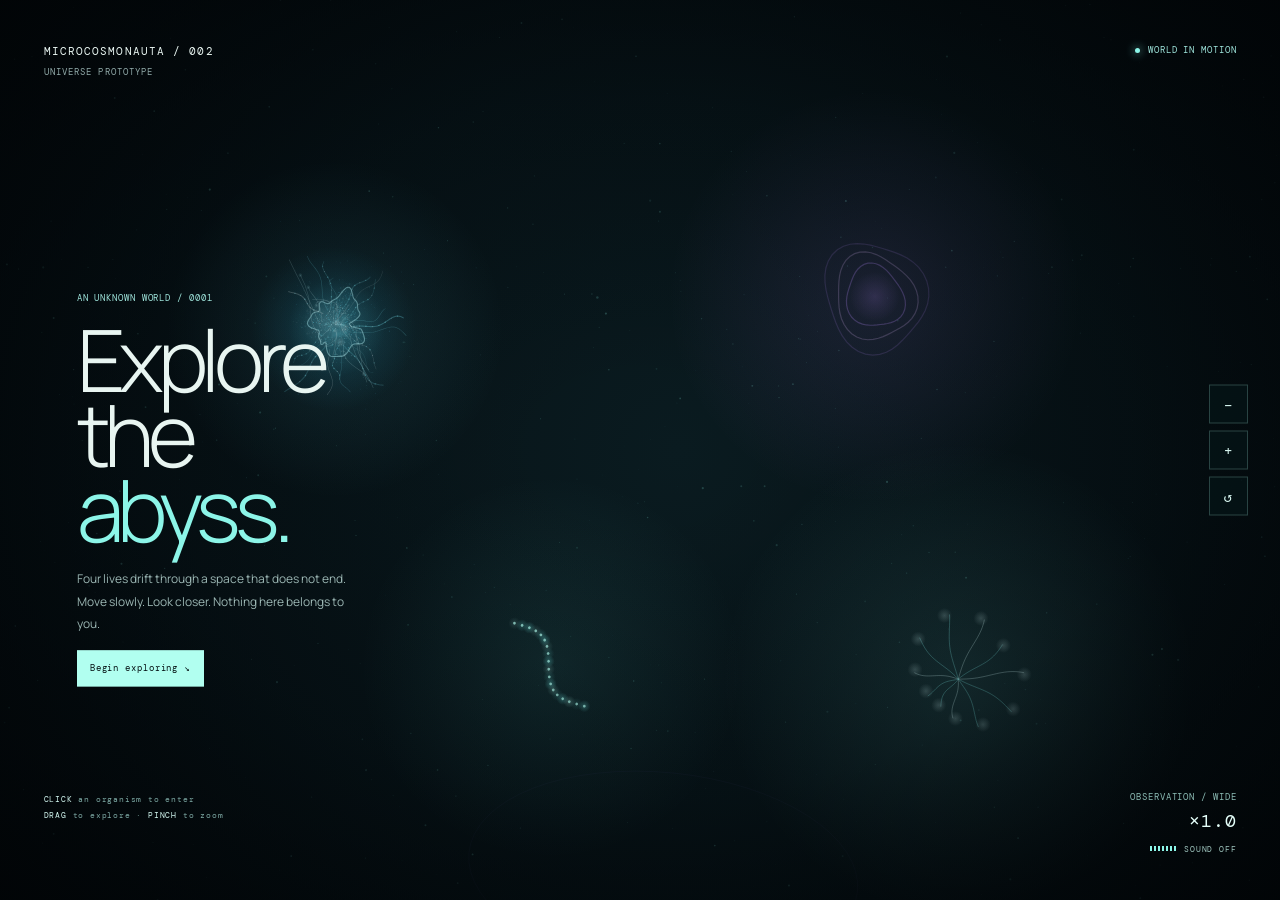
<file: prototype?.html>
<!doctype html>
<html lang="en"><head><meta charset="utf-8"><meta name="viewport" content="width=device-width,initial-scale=1,maximum-scale=1,user-scalable=no"><meta name="theme-color" content="#03090c"><title>Microcosmonauta — Prototype 002</title>
<style>
@import url('https://fonts.googleapis.com/css2?family=DM+Mono:wght@400;500&family=Manrope:wght@300;400;500&display=swap');
:root{--cyan:#8cf5e8;--line:rgba(174,244,233,.22)}*{box-sizing:border-box}html,body{margin:0;width:100%;height:100%;overflow:hidden;background:#03090c;color:#e8f5f1;font-family:Manrope,sans-serif;touch-action:none}canvas{position:absolute;inset:0;width:100%;height:100%;touch-action:none}.vignette{position:absolute;inset:0;pointer-events:none;background:radial-gradient(ellipse at center,transparent 10%,#01060944 55%,#010406e8 100%)}.ui{position:absolute;inset:0;padding:clamp(18px,3.4vw,48px);display:flex;flex-direction:column;justify-content:space-between;pointer-events:none}.top,.bottom,.panel,.tools{pointer-events:auto}.top,.bottom{display:flex;justify-content:space-between;gap:12px}.brand,.status,.eyebrow,.hint,.depth,.sound,button{font-family:'DM Mono',monospace;letter-spacing:.1em}.brand{font-size:11px}.brand span{display:block;font-size:9px;color:#91aaa9;margin-top:8px}.status,.eyebrow{font-size:9px;color:#9fe5dc}.dot{display:inline-block;width:5px;height:5px;border-radius:50%;background:var(--cyan);margin-right:8px;box-shadow:0 0 10px var(--cyan)}.panel{position:absolute;left:clamp(20px,6vw,90px);top:50%;transform:translateY(-40%);max-width:370px;transition:opacity .3s,transform .8s cubic-bezier(.2,.7,.15,1)}.panel.hidden{opacity:0;pointer-events:none;transform:translateY(-35%)}.eyebrow{margin-bottom:18px}h1{font-size:clamp(47px,7.5vw,86px);font-weight:300;letter-spacing:-.075em;line-height:.87;margin:0 0 22px}h1 em{font-style:normal;color:var(--cyan)}.intro{font-size:12px;line-height:1.85;color:#9bb6b3;max-width:290px}.actions,.effects{display:flex;gap:7px;flex-wrap:wrap;margin-top:15px}button{font-size:9px;color:#d9f8f2;border:1px solid var(--line);background:#051417c7;padding:11px 12px;cursor:pointer}button.primary{background:#b1fff0;color:#041012;border-color:#b1fff0}button.active{background:#b1fff0;color:#041012}.tools{position:absolute;right:clamp(15px,3vw,32px);top:50%;transform:translateY(-50%);display:flex;flex-direction:column;gap:7px}.tool{width:39px;height:39px;padding:0;font-size:14px}.hint{font-size:8px;line-height:2;color:#7eaaa5}.hint b{color:#d4f9f2;font-weight:400}.depth{text-align:right;font-size:9px;color:#8cbcb5}.depth strong{display:block;font-size:18px;font-weight:400;color:#e5fffa;margin-top:6px}.sound{display:flex;justify-content:flex-end;align-items:center;gap:8px;font-size:8px;margin-top:8px;color:#a1c8c1}.bars{display:flex;gap:2px;align-items:center;height:15px}.bars i{width:2px;height:5px;background:var(--cyan)}.bars.playing i{animation:wave .6s ease-in-out infinite alternate}.bars i:nth-child(2n){animation-delay:.2s}@keyframes wave{to{height:14px;opacity:.4}}.name{position:absolute;z-index:2;font:10px 'DM Mono',monospace;letter-spacing:.1em;color:#d7fff7;text-shadow:0 0 14px #6bdcf477;opacity:0;pointer-events:none;transition:opacity .25s}.name.visible{opacity:.9}.player{margin-top:14px;border-top:1px solid var(--line);padding-top:11px;max-width:310px}.track,.note{font:9px 'DM Mono',monospace;color:#a9d1cb;line-height:1.6}.playerrow{display:flex;align-items:center;gap:8px;margin-top:8px}.playerrow input{width:100%;accent-color:var(--cyan)}.note{font-size:8px;color:#668d88;margin-top:7px}.toast{position:absolute;left:50%;bottom:76px;transform:translateX(-50%);background:#07191d;border:1px solid var(--line);padding:10px 13px;font:9px 'DM Mono',monospace;opacity:0;transition:opacity .2s;pointer-events:none}.toast.show{opacity:1}
@media(max-width:650px){.ui{padding:20px}.panel{top:43%;left:21px;right:65px;transform:translateY(-18%)}.panel.hidden{transform:translateY(-12%)}h1{font-size:clamp(46px,13.5vw,76px)}.intro{font-size:11px;max-width:230px}.tools{top:auto;bottom:112px;transform:none;right:15px}.tool{width:35px;height:35px}.hint{max-width:170px}.status{font-size:8px}.depth strong{font-size:16px}.player{max-width:calc(100vw - 105px)}}
</style></head><body>
<canvas id="world" aria-label="A dark, explorable universe containing four luminous organisms"></canvas><div class="vignette"></div><div class="name" id="name"></div>
<div class="ui"><header class="top"><div class="brand">MICROCOSMONAUTA / 002<span>UNIVERSE PROTOTYPE</span></div><div class="status"><span class="dot"></span><span id="status">WORLD IN MOTION</span></div></header>
<main class="panel" id="home"><div class="eyebrow">AN UNKNOWN WORLD / 0001</div><h1>Explore the<br><em>abyss.</em></h1><div class="intro">Four lives drift through a space that does not end. Move slowly. Look closer. Nothing here belongs to you.</div><div class="actions"><button class="primary" id="begin">Begin exploring ↘</button></div></main>
<main class="panel hidden" id="inside"><div class="eyebrow" id="code">ORGANISM / 01</div><h1 id="title">The<br><em>Drifter.</em></h1><div class="intro" id="description"></div><div class="eyebrow" style="margin-top:16px">VISUAL EFFECTS / COMBINABLE</div><div class="effects"><button data-effect="mirror">A · Mirror</button><button data-effect="feedback">S · Feedback</button><button data-effect="glitch">D · Glitch</button><button data-effect="edges">F · Edges</button></div><div class="player"><div class="track" id="track">TRACK / ROBIN HOOD</div><div class="playerrow"><button id="play">Play</button><input id="seek" type="range" min="0" max="100" value="0" aria-label="Track position"><button id="mute">Mute</button></div><div class="note" id="note">Prototype track, not the final soundtrack.</div><div class="actions"><button id="back">← Back</button></div></div></main>
<nav class="tools" aria-label="Camera controls"><button class="tool" id="out" aria-label="Zoom out">−</button><button class="tool" id="in" aria-label="Zoom in">+</button><button class="tool" id="reset" aria-label="Reset zoom">↺</button></nav>
<footer class="bottom"><div class="hint"><b>CLICK</b> an organism to enter<br><b>DRAG</b> to explore · <b>PINCH</b> to zoom</div><div class="depth">OBSERVATION / <span id="level">WIDE</span><strong id="scale">×1.0</strong><div class="sound"><span class="bars" id="bars"><i></i><i></i><i></i><i></i><i></i><i></i><i></i></span><span id="sound">SOUND OFF</span></div></div></footer></div>
<div class="toast" id="toast"></div><audio id="audio" src="Robin%20Hood.m4a" preload="metadata" loop></audio>
<script>
(()=>{const c=document.querySelector('#world'),x=c.getContext('2d'),$=id=>document.getElementById(id),audio=$('audio');const names=['The Drifter','The Veiled','The Trailing One','The Radiant'],descriptions=['A quiet presence moving without destination. A faint trail follows, then dissolves.','A shifting silhouette. Its shape never reveals itself all at once.','A sequence of lights with a rhythm that never quite repeats.','Branching filaments slowly open and fold back into darkness.'],pal=[['#6bdcf4','#8cf5e8','#2d7799'],['#b68aff','#dfb9ff','#6546a8'],['#6be5e0','#b3fff2','#367d9d'],['#83f4f0','#d7ffff','#72a9dc']];let w,h,dpr,zoom=1,targetZoom=1,panX=0,panY=0,targetX=0,targetY=0,view='universe',selected=-1,org=[],stars=[],structures=[],ripples=[],effects=new Set(),pointers=new Map(),drag=null,pinch=0,pinchZoom=1;
const rnd=(a,b)=>a+Math.random()*(b-a);function init(){org=[{x:-.34,y:-.13,s:.075,p:rnd(0,7),r:.2},{x:.27,y:-.18,s:.092,p:rnd(0,7),r:-.4},{x:-.1,y:.25,s:.085,p:rnd(0,7),r:.9},{x:.34,y:.26,s:.105,p:rnd(0,7),r:-.2}]}
function resize(){dpr=Math.min(devicePixelRatio||1,2);w=innerWidth;h=innerHeight;c.width=w*dpr;c.height=h*dpr;x.setTransform(dpr,0,0,dpr,0,0);stars=Array.from({length:Math.min(600,Math.floor(w*h/1600))},()=>({x:Math.random()*w,y:Math.random()*h,z:rnd(.2,1),r:rnd(.35,1.25),p:rnd(0,7),v:rnd(.08,.4)}));structures=Array.from({length:24},()=>({x:rnd(-2.5,2.5),y:rnd(-2.5,2.5),s:rnd(.08,.5),k:Math.floor(rnd(0,3)),p:rnd(0,8)}))}
function rgb(hex){let n=parseInt(hex.slice(1),16);return[(n>>16)&255,(n>>8)&255,n&255]}function rgba(hex,a){let q=rgb(hex);return`rgba(${q[0]},${q[1]},${q[2]},${a})`}function glow(a,b,r,color,alpha){let g=x.createRadialGradient(a,b,0,a,b,r);g.addColorStop(0,rgba(color,alpha));g.addColorStop(1,rgba(color,0));x.fillStyle=g;x.beginPath();x.arc(a,b,r,0,7);x.fill()}function screen(o){let s=Math.min(w,h)*zoom;return{x:w/2+panX+o.x*s,y:h/2+panY+o.y*s,s:o.s*s}}
function creature(o,i,t){let p=screen(o),s=p.s,q=pal[i],phase=t*.00012+o.p,b=.85+.15*Math.sin(t*.00055+o.p),cx=p.x+Math.sin(t*.00013+o.p)*s*.13,cy=p.y+Math.cos(t*.00016+o.p*1.3)*s*.14;x.save();x.translate(cx,cy);x.rotate(o.r+Math.sin(t*.00011+o.p)*.05);glow(0,0,s*2.5,q[0],.14*b);
if(i===0){
/* THE DRIFTER — an abyssal, spectral marine lifeform built from a dense animated point cloud. */
x.save();x.globalCompositeOperation='screen';
const breath=1+.14*Math.sin(phase*1.7)+.045*Math.sin(phase*3.1), drift=Math.sin(phase*.65)*s*.10, swim=Math.sin(phase*.82)*s*.095, pulse=Math.sin(phase*1.15)*.07;
/* broad soft bloom behind the living silhouette */
glow(-s*.02,0,s*1.22,'#18bfff',.19*b);glow(s*.02,-s*.03,s*.72,'#65eaff',.18*b);glow(-s*.12,-s*.06,s*.38,'#e3ffff',.13*b);
/* asymmetrical bell / mantle, like a strange deep-sea creature rather than a microbe */
function bodyPoint(a,rr){let wob=1+.20*Math.sin(a*3+phase*.8)+.12*Math.sin(a*7-phase*1.1)+.055*Math.cos(a*13+phase)+pulse*Math.sin(a*2-phase*1.8);let wave=Math.sin(a*2.4-phase*1.25)*swim*(rr/(s*.4));return{x:Math.cos(a)*rr*wob*breath+s*.045*Math.sin(a*2+phase)+wave,y:Math.sin(a)*rr*wob*1.12+drift+Math.sin(a*3-phase)*swim*.45};}
x.beginPath();for(let j=0;j<=140;j++){let a=j/140*Math.PI*2,pt=bodyPoint(a,s*.38);j?x.lineTo(pt.x,pt.y):x.moveTo(pt.x,pt.y)}x.closePath();x.fillStyle='rgba(50,205,255,.065)';x.fill();x.strokeStyle=rgba('#a9f7ff',.52*b);x.lineWidth=1.1;x.stroke();
/* internal luminous ridges give the body depth and a living, folded texture */
for(let k=0;k<15;k++){let a0=-1.9+k*.265,pts=[];for(let j=0;j<=24;j++){let f=j/24,a=a0+Math.sin(phase+k*.3+f*3)*.035,rr=s*(.06+f*.31),pt=bodyPoint(a,rr);pts.push(pt)}x.beginPath();pts.forEach((pt,j)=>j?x.lineTo(pt.x,pt.y):x.moveTo(pt.x,pt.y));x.strokeStyle=rgba(k%4===0?'#f0ffff':'#6beaff',(.07+.11*(.5+.5*Math.sin(phase*1.5+k)))*b);x.lineWidth=k%4===0?.9:.45;x.stroke()}
/* flowing tentacles: each bends independently, with luminous joints and fine secondary threads */
for(let k=0;k<19;k++){let a=-2.5+k*.275,reach=s*(.48+.35*(.5+.5*Math.sin(phase*.9+k*1.71))),side=Math.sin(phase*.8+k*2.1)*s*.16,prev=null;x.beginPath();for(let j=0;j<=32;j++){let f=j/32,wig=Math.sin(phase*1.5+k+f*7)*s*.075*f,xx=Math.cos(a)*s*.27+Math.cos(a+1.57)*(side*f+wig)+Math.cos(a)*reach*f,yy=Math.sin(a)*s*.31+Math.sin(a+1.57)*(side*f+wig)+Math.sin(a)*reach*f+Math.sin(phase+k+f*4)*s*.055*f;j?x.lineTo(xx,yy):x.moveTo(xx,yy);prev={x:xx,y:yy}}x.strokeStyle=rgba(k%5===0?'#edffff':'#6ceaff',(.15+.16*(.5+.5*Math.sin(phase+k)))*b);x.lineWidth=k%4===0?1.05:.48;x.stroke();if(k%2===0){for(let n=1;n<=7;n++){let f=n/8,xx=Math.cos(a)*s*.27+Math.cos(a+1.57)*(side*f+Math.sin(phase*1.5+k+f*7)*s*.075*f)+Math.cos(a)*reach*f,yy=Math.sin(a)*s*.31+Math.sin(a+1.57)*(side*f+Math.sin(phase*1.5+k+f*7)*s*.075*f)+Math.sin(a)*reach*f+Math.sin(phase+k+f*4)*s*.055*f;let rr=s*(.007+(n%3)*.002);x.beginPath();x.arc(xx,yy,rr,0,Math.PI*2);x.fillStyle=rgba(n%3===0?'#efffff':'#70eaff',.4*b);x.fill()}}}
/* dense point-cloud skin: deterministic points shimmer and drift without losing the silhouette */
for(let j=0;j<1250;j++){let a=j*2.399963+o.p*9,band=((j*73)%997)/997,rr=s*(.035+band*.43),pt=bodyPoint(a,rr),flutter=Math.sin(phase*1.4+j*.31)*s*.009,px=pt.x+Math.cos(a+1.2)*flutter,py=pt.y+Math.sin(a+1.2)*flutter,edge=band>.78?(.22+(1-band)*1.5):1,sz=s*(.0018+(j%7)*.00085),tw=.42+.58*(.5+.5*Math.sin(phase*2.1+j*.73)),alpha=(.13+(j%11)/15)*edge*tw*b;if(j%37===0)glow(px,py,s*.025,j%74===0?'#eaffff':'#46dfff',.08*tw);x.beginPath();x.arc(px,py,sz,0,Math.PI*2);x.fillStyle=rgba(j%17===0?'#f4ffff':j%4===0?'#b3f7ff':'#43d7ff',alpha);x.fill()}
/* drifting detached specks around the body, like luminous marine snow */
for(let j=0;j<230;j++){let a=j*2.399+o.p*17+phase*.12,rr=s*(.35+((j*47)%100)/100*.85),px=Math.cos(a+phase*.09)*rr,py=Math.sin(a*1.13+phase*.07)*rr*1.22,sz=s*(.0015+(j%4)*.0011),al=(.07+(j%8)/18)*(.45+.55*Math.sin(phase+j));x.beginPath();x.arc(px,py,sz,0,Math.PI*2);x.fillStyle=rgba(j%8===0?'#edffff':'#42cfff',al);x.fill()}
/* delicate long cilia and occasional brighter tips */
for(let k=0;k<13;k++){let a=k*2.4+phase*.1,reach=s*(.68+.2*Math.sin(phase+k*1.3));x.beginPath();x.moveTo(Math.cos(a)*s*.22,Math.sin(a)*s*.25);x.bezierCurveTo(Math.cos(a+.7)*s*.5,Math.sin(a+.8)*s*.5,Math.cos(a-.45)*reach*.85,Math.sin(a+1.1)*reach*.75,Math.cos(a+Math.sin(phase+k)*.24)*reach,Math.sin(a+1.55)*reach);x.strokeStyle=rgba('#c7fbff',.27*b);x.lineWidth=.48;x.stroke();if(k%3===0)glow(Math.cos(a+Math.sin(phase+k)*.24)*reach,Math.sin(a+1.55)*reach,s*.035,'#a8f6ff',.23*b)}
/* a few bright internal nodes suggest anatomy without becoming a literal fish */
for(let k=0;k<8;k++){let a=-1.4+k*.39,rr=s*(.08+.12*Math.sin(k*1.8+phase)**2),px=Math.cos(a)*rr,py=Math.sin(a)*rr*1.1;glow(px,py,s*.075,k%3===0?'#f3ffff':'#53e1ff',.2*b)}
/* Effects alter the organism's own living structure, not the surrounding image. */
if(view==='organism'&&selected===i){
 if(effects.has('mirror')){x.save();x.globalCompositeOperation='screen';x.globalAlpha=.68;x.scale(-1,1);x.translate(s*.11,Math.sin(phase*1.2)*s*.035);for(let k=0;k<13;k++){let a=-2.35+k*.34,reach=s*(.45+.24*Math.sin(phase+k*1.4));x.beginPath();x.moveTo(Math.cos(a)*s*.25,Math.sin(a)*s*.27);x.bezierCurveTo(Math.cos(a+.5)*s*.42,Math.sin(a+.6)*s*.5,Math.cos(a-.35)*reach*.8,Math.sin(a+1)*reach*.75,Math.cos(a+Math.sin(phase+k)*.28)*reach,Math.sin(a+1.4)*reach);x.strokeStyle=rgba('#b8ffff',.34);x.lineWidth=.7;x.stroke()}x.restore()}
 if(effects.has('feedback')){x.save();x.globalCompositeOperation='screen';for(let n=1;n<=3;n++){x.globalAlpha=.16/n;x.translate(Math.sin(phase+n)*s*.025,Math.cos(phase*.8+n)*s*.035);x.scale(1.025,1.025);glow(0,0,s*.9,'#5feaff',.22);x.beginPath();for(let j=0;j<=100;j++){let a=j/100*Math.PI*2,pt=bodyPoint(a,s*.38);j?x.lineTo(pt.x,pt.y):x.moveTo(pt.x,pt.y)}x.closePath();x.strokeStyle=rgba('#80f4ff',.7);x.lineWidth=1.2;x.stroke()}x.restore()}
 if(effects.has('glitch')){x.save();x.globalCompositeOperation='lighter';for(let n=0;n<9;n++){let yy=(Math.sin(phase*4+n*7.7)*.42)*s,xx=Math.sin(phase*2+n*3)*s*.16,ww=s*(.12+.22*(.5+.5*Math.sin(phase*3+n)));x.fillStyle=rgba(n%2?'#ff8df4':'#6cf7ff',.28+.22*Math.sin(phase*5+n)**2);x.fillRect(xx-ww/2,yy,ww,s*.009);if(n%3===0){x.beginPath();x.ellipse(xx,yy,s*.07,s*.025,phase,0,Math.PI*2);x.fillStyle=rgba('#e8ffff',.3);x.fill()}}x.restore()}
 if(effects.has('edges')){x.save();x.globalCompositeOperation='screen';for(let offset of [0,.045,-.045]){x.beginPath();for(let j=0;j<=140;j++){let a=j/140*Math.PI*2,pt=bodyPoint(a,s*(.38+offset));j?x.lineTo(pt.x,pt.y):x.moveTo(pt.x,pt.y)}x.closePath();x.strokeStyle=rgba(offset===0?'#f0ffff':'#53eaff',offset===0?.8:.35);x.lineWidth=offset===0?1.7:.8;x.stroke()}for(let k=0;k<22;k++){let a=k*2.399,pt=bodyPoint(a,s*(.39+.05*Math.sin(phase+k)));glow(pt.x,pt.y,s*.035,'#b5ffff',.42)}x.restore()}
}
x.restore();}
if(i===1){for(let k=0;k<3;k++){x.beginPath();for(let j=0;j<=48;j++){let a=j/48*Math.PI*2,r=s*(.34+k*.13)*(1+.09*Math.sin(a*3+phase+k)),xx=Math.cos(a)*r,yy=Math.sin(a)*r*1.12;j?x.lineTo(xx,yy):x.moveTo(xx,yy)}x.closePath();x.strokeStyle=rgba(q[k%2],.29-k*.06);x.lineWidth=1.2;x.stroke()}glow(0,0,s*.3,q[0],.2*b)}
if(i===2){for(let j=0;j<18;j++){let f=j/18,xx=(f-.5)*s*1.5,yy=Math.sin(f*7+phase)*s*.16;glow(xx,yy,s*.08,q[j%3===0?1:0],.36*(.4+.6*Math.sin(phase+j)**2));x.beginPath();x.arc(xx,yy,s*.018,0,7);x.fillStyle=rgba(q[1],.75);x.fill()}}
if(i===3){for(let j=0;j<11;j++){let a=j/11*Math.PI*2+Math.sin(phase)*.08,len=s*(.52+.18*Math.sin(phase+j*.75));x.beginPath();x.moveTo(0,0);for(let k=1;k<=24;k++){let f=k/24,sw=Math.sin(phase*1.3+j+f*4)*s*.055*f;x.lineTo(Math.cos(a)*len*f+Math.cos(a+Math.PI/2)*sw,Math.sin(a)*len*f+Math.sin(a+Math.PI/2)*sw)}x.strokeStyle=rgba(q[j%3===0?1:0],.34*b);x.lineWidth=.9;x.stroke();glow(Math.cos(a)*len,Math.sin(a)*len,s*.08,q[1],.24*b)}}if(view==='organism'&&selected===i&&Math.sin(t*.0017+o.p)>.985)ripples.push({x:cx,y:cy,r:2,life:.25,color:q[0]});x.restore()}
function draw(t){x.fillStyle='#03090c';x.fillRect(0,0,w,h);let bg=x.createRadialGradient(w*.53,h*.5,0,w*.53,h*.5,Math.max(w,h)*.8);bg.addColorStop(0,'#0a1b20');bg.addColorStop(1,'#020609');x.fillStyle=bg;x.fillRect(0,0,w,h);stars.forEach(p=>{p.y-=p.v*.15;if(p.y<0)p.y=h;x.beginPath();x.arc(p.x+Math.sin(t*.0002+p.p)*4,p.y,p.r*p.z,0,7);x.fillStyle=rgba(p.p%2?'#8cf5e8':'#5a9eae',.07+p.z*.18*(.6+.4*Math.sin(t*.0004+p.p)));x.fill()});
structures.forEach(o=>{let xx=w/2+panX+o.x*Math.min(w,h)*zoom,yy=h/2+panY+o.y*Math.min(w,h)*zoom,s=o.s*Math.min(w,h)*zoom,a=.018+.025*(.5+.5*Math.sin(t*.0002+o.p));if(Math.abs(xx-w/2)>w*1.3||Math.abs(yy-h/2)>h*1.3)return;if(o.k===0){x.beginPath();for(let j=0;j<=25;j++){let f=j/25,px=xx+(f-.5)*s*2,py=yy+Math.sin(f*6+o.p+t*.0001)*s*.24;j?x.lineTo(px,py):x.moveTo(px,py)}x.strokeStyle=rgba('#69cfe0',a);x.stroke()}else if(o.k===1){for(let j=0;j<12;j++){x.beginPath();x.arc(xx+Math.sin(j*3+o.p)*s,yy+Math.cos(j*2+o.p)*s*.5,.7,0,7);x.fillStyle=rgba('#8cf5e8',a*2);x.fill()}}else{x.beginPath();x.ellipse(xx,yy,s*.55,s*.28,o.p,0,7);x.strokeStyle=rgba('#9d8bff',a);x.stroke()}});
org.forEach((o,i)=>creature(o,i,t));ripples=ripples.filter(r=>r.life>0);ripples.forEach(r=>{x.beginPath();x.arc(r.x,r.y,r.r,0,7);x.strokeStyle=rgba(r.color,r.life*.7);x.stroke();r.r+=1.3;r.life-=.009});zoom+=(targetZoom-zoom)*.045;panX+=(targetX-panX)*.045;panY+=(targetY-panY)*.045;if(view==='organism'){let p=screen(org[selected]);$('name').style.left=Math.min(w-150,Math.max(12,p.x+p.s*.65))+'px';$('name').style.top=Math.max(75,Math.min(h-85,p.y-p.s*.2))+'px'}requestAnimationFrame(draw)}
function toast(s){$('toast').textContent=s;$('toast').classList.add('show');setTimeout(()=>$('toast').classList.remove('show'),1300)}function setZoom(z,fx=w/2,fy=h/2,base=targetZoom){let next=Math.max(.25,Math.min(10000,z));let ratio=next/base;targetX=fx-w/2-(fx-w/2-targetX)*ratio;targetY=fy-h/2-(fy-h/2-targetY)*ratio;targetZoom=next;$('scale').textContent='×'+targetZoom.toFixed(1);$('level').textContent=targetZoom<1.25?'WIDE':targetZoom<2.8?'CLOSE':targetZoom<12?'DETAIL':targetZoom<100?'MACRO':'MICRO';}
function enter(i){selected=i;view='organism';effects.clear();document.querySelectorAll('[data-effect]').forEach(b=>b.classList.remove('active'));$('name').textContent=names[i];$('name').classList.add('visible');$('code').textContent='ORGANISM / '+String(i+1).padStart(2,'0');let q=names[i].split(' ');$('title').innerHTML=q.slice(0,-1).join(' ')+'<br><em>'+q[q.length-1]+'.</em>';$('description').textContent=descriptions[i];$('track').textContent=i===0?'TRACK / ROBIN HOOD':'TRACK / NOT ASSIGNED';$('note').textContent=i===0?'Available prototype track — not the final soundtrack.':'No audio file assigned yet. Add this organism’s track when ready.';$('play').disabled=i!==0;$('seek').disabled=i!==0;$('mute').disabled=i!==0;if(i!==0){audio.pause();audio.currentTime=0}else{audio.currentTime=0;audio.muted=false;audio.play().then(()=>{$('play').textContent='Pause';$('sound').textContent='ROBIN HOOD / LOOP';$('bars').classList.add('playing');$('status').textContent='AUDIO ACTIVE'}).catch(()=>{toast('Tap Play to start audio');$('status').textContent='TAP PLAY FOR SOUND'})} $('home').classList.add('hidden');$('inside').classList.remove('hidden');let o=org[i];setZoom(2.8);targetX=-o.x*Math.min(w,h)*2.8;targetY=-o.y*Math.min(w,h)*2.8;$('status').textContent='ENCOUNTER / '+String(i+1).padStart(2,'0');toast('ENTERING '+names[i].toUpperCase())}
function leave(){audio.pause();audio.currentTime=0;view='universe';effects.clear();document.querySelectorAll('[data-effect]').forEach(b=>b.classList.remove('active'));targetZoom=1;targetX=targetY=0;$('name').classList.remove('visible');$('inside').classList.add('hidden');$('home').classList.remove('hidden');$('status').textContent='WORLD IN MOTION';$('sound').textContent='SOUND OFF';$('bars').classList.remove('playing');$('play').textContent='Play';toast('RETURNING TO UNIVERSE')}
document.querySelectorAll('[data-effect]').forEach(b=>b.onclick=()=>{let k=b.dataset.effect;if(effects.has(k)){effects.delete(k);b.classList.remove('active')}else{effects.add(k);b.classList.add('active')}toast(effects.size?[...effects].join(' + ').toUpperCase():'EFFECTS OFF')});$('begin').onclick=()=>{$('home').classList.add('hidden');toast('SELECT AN ORGANISM TO BEGIN')};$('back').onclick=leave;$('in').onclick=()=>{let p=view==='organism'?{x:w/2,y:h/2}:{x:w/2,y:h/2};setZoom(targetZoom*(targetZoom<10?1.35:1.7),p.x,p.y)};$('out').onclick=()=>{let p={x:w/2,y:h/2};setZoom(targetZoom/(targetZoom<10?1.35:1.7),p.x,p.y)};$('reset').onclick=()=>{if(view==='organism')setZoom(2.8);else{targetX=targetY=0;setZoom(1)}};
$('play').onclick=()=>{if(selected!==0)return;if(audio.paused)audio.play().then(()=>{$('play').textContent='Pause';$('sound').textContent='ROBIN HOOD / LOOP';$('bars').classList.add('playing');$('status').textContent='AUDIO ACTIVE'}).catch(()=>toast('Tap Play to start audio'));else{audio.pause();$('play').textContent='Play';$('sound').textContent='SOUND PAUSED';$('bars').classList.remove('playing')}};$('mute').onclick=()=>{audio.muted=!audio.muted;$('mute').textContent=audio.muted?'Unmute':'Mute'};$('seek').oninput=()=>{if(audio.duration>0)audio.currentTime=audio.duration*Number($('seek').value)/100};audio.ontimeupdate=()=>{if(audio.duration>0)$('seek').value=audio.currentTime/audio.duration*100};
function point(e){return{x:e.clientX,y:e.clientY}}
let pinchStart=0,pinchStartZoom=1,pinchFocus={x:0,y:0},pinchStartPan={x:0,y:0},canvasGesture=false;
window.addEventListener('pointerdown',e=>{
 if(e.pointerType==='touch'||e.pointerType==='pen'){pointers.set(e.pointerId,point(e));}
 if(e.target===c){canvasGesture=true;drag={x:e.clientX,y:e.clientY,tx:targetX,ty:targetY,moved:0};}
 if(pointers.size===2){let a=[...pointers.values()];pinchStart=Math.hypot(a[0].x-a[1].x,a[0].y-a[1].y);pinchStartZoom=targetZoom;pinchFocus={x:(a[0].x+a[1].x)/2,y:(a[0].y+a[1].y)/2};pinchStartPan={x:targetX,y:targetY};drag=null;}
},{passive:true});
window.addEventListener('pointermove',e=>{
 if(!pointers.has(e.pointerId))return;pointers.set(e.pointerId,point(e));
 if(pointers.size>=2){let a=[...pointers.values()],d=Math.hypot(a[0].x-a[1].x,a[0].y-a[1].y);if(pinchStart){let z=Math.max(.55,Math.min(10000,pinchStartZoom*d/pinchStart));let ratio=z/pinchStartZoom;targetX=pinchFocus.x-w/2-(pinchFocus.x-w/2-pinchStartPan.x)*ratio;targetY=pinchFocus.y-h/2-(pinchFocus.y-h/2-pinchStartPan.y)*ratio;targetZoom=z;$('scale').textContent='×'+targetZoom.toFixed(1);$('level').textContent=targetZoom<1.25?'WIDE':targetZoom<2.8?'CLOSE':targetZoom<12?'DETAIL':targetZoom<100?'MACRO':'MICRO';}}
 else if(drag&&canvasGesture){let dx=e.clientX-drag.x,dy=e.clientY-drag.y;drag.moved=Math.max(drag.moved,Math.hypot(dx,dy));targetX=drag.tx+dx;targetY=drag.ty+dy;}
},{passive:true});
function up(e){let d=drag,wasCanvas=canvasGesture;pointers.delete(e.pointerId);if(pointers.size<2)pinchStart=0;
 if(wasCanvas&&d&&d.moved<8&&!pointers.size&&view==='universe'&&e.target===c){let hit=-1,best=Infinity;org.forEach((o,i)=>{let p=screen(o),dist=Math.hypot(e.clientX-p.x,e.clientY-p.y);if(dist<Math.max(35,p.s*.8)&&dist<best){best=dist;hit=i}});if(hit>=0)enter(hit)}
 if(!pointers.size){drag=null;canvasGesture=false}}
window.addEventListener('pointerup',up);window.addEventListener('pointercancel',up);
c.addEventListener('wheel',e=>{e.preventDefault();setZoom(targetZoom*(e.deltaY<0?1.08:.92))},{passive:false});
window.addEventListener('keydown',e=>{if(view!=='organism')return;let m={a:'mirror',s:'feedback',d:'glitch',f:'edges'},k=m[e.key.toLowerCase()];if(k)document.querySelector('[data-effect="'+k+'"]').click();if(e.key==='Escape')leave()});window.addEventListener('resize',resize);init();resize();requestAnimationFrame(draw)})();
</script></body></html>
</file>
